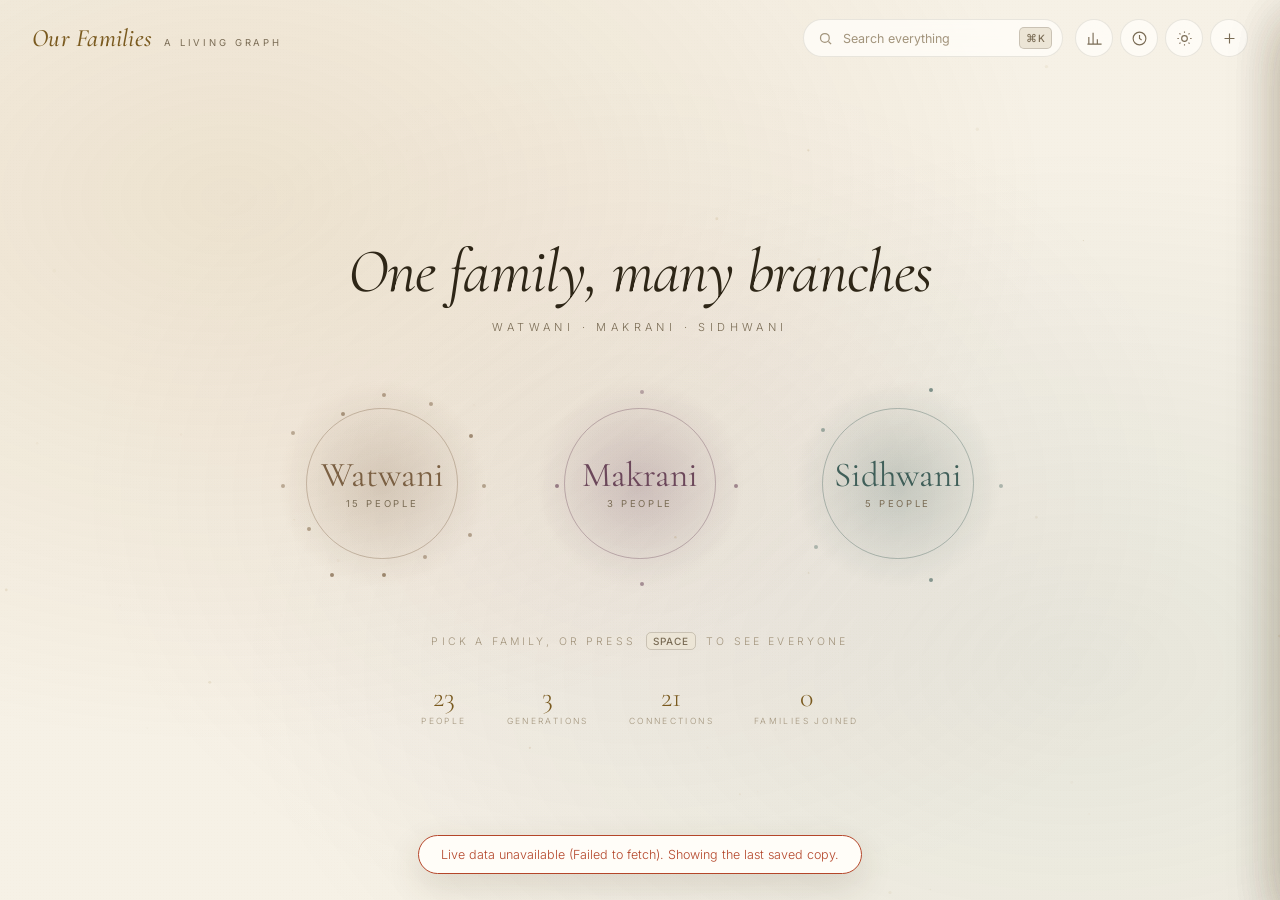
<file: index.html>
<!DOCTYPE html>
<html lang="en" data-theme="dark">
<head>
<meta charset="UTF-8">
<meta name="viewport" content="width=device-width, initial-scale=1.0, viewport-fit=cover">
<title>Our Families — A Living Graph</title>
<meta name="description" content="An interactive family tree. Explore generations, find how any two people are connected, and read the stories behind the names.">
<meta name="theme-color" content="#0a0e1a" media="(prefers-color-scheme: dark)">
<meta name="theme-color" content="#f6f1e6" media="(prefers-color-scheme: light)">

<meta property="og:type" content="website">
<meta property="og:title" content="Our Families — A Living Graph">
<meta property="og:description" content="An interactive family tree. Explore generations, find how any two people are connected, and read the stories behind the names.">
<meta name="twitter:card" content="summary_large_image">

<link rel="icon" href="data:image/svg+xml,<svg xmlns='http://www.w3.org/2000/svg' viewBox='0 0 100 100'><text y='.9em' font-size='90'>🌳</text></svg>">
<link rel="preconnect" href="https://fonts.googleapis.com">
<link rel="preconnect" href="https://fonts.gstatic.com" crossorigin>
<link href="https://fonts.googleapis.com/css2?family=Cormorant+Garamond:ital,wght@0,300;0,400;0,500;0,600;1,400;1,500&family=Inter:wght@300;400;500;600&display=swap" rel="stylesheet">

<link rel="stylesheet" href="assets/css/theme.css">
<link rel="stylesheet" href="assets/css/app.css">

<script src="config.js"></script>
<script>
  // Set the theme before first paint so there is no flash of the wrong colours.
  (function () {
    try {
      var saved = localStorage.getItem('ft-theme');
      var theme = saved || (window.matchMedia('(prefers-color-scheme: light)').matches ? 'light' : 'dark');
      document.documentElement.dataset.theme = theme;
    } catch (e) {}
  })();
</script>
</head>
<body>

<canvas id="particles" aria-hidden="true"></canvas>

<!-- ─────────────────────────── Top bar ─────────────────────────── -->
<header class="topbar">
  <button class="brand" id="brand" title="Back to the overview">
    <span class="mark" id="brandMark">Our Families</span>
    <span class="sub">a living graph</span>
  </button>

  <div class="top-actions">
    <button class="search-trigger" id="searchTrigger" aria-label="Search">
      <svg viewBox="0 0 24 24" fill="none" stroke="currentColor" stroke-width="2" aria-hidden="true">
        <circle cx="11" cy="11" r="7"/><path d="M21 21l-4.3-4.3"/>
      </svg>
      <span class="label">Search everything</span>
      <kbd class="hint"><span class="mod">⌘</span>K</kbd>
    </button>

    <div class="icon-row">
      <button class="icon-btn" id="statsBtn" title="Family statistics" aria-label="Family statistics">
        <svg viewBox="0 0 24 24" fill="none" stroke="currentColor" stroke-width="1.6" aria-hidden="true">
          <path d="M4 20V10M10 20V4M16 20v-7M22 20H2"/>
        </svg>
      </button>
      <button class="icon-btn" id="timelineBtn" title="Time travel (T)" aria-label="Time travel">
        <svg viewBox="0 0 24 24" fill="none" stroke="currentColor" stroke-width="1.6" aria-hidden="true">
          <circle cx="12" cy="12" r="9"/><path d="M12 7v5l3 2"/>
        </svg>
      </button>
      <button class="icon-btn" id="themeBtn" title="Switch theme" aria-label="Switch between dark and light">
        <svg class="ico-moon" viewBox="0 0 24 24" fill="none" stroke="currentColor" stroke-width="1.6" aria-hidden="true">
          <path d="M20 14.5A8.5 8.5 0 019.5 4a8.5 8.5 0 1010.5 10.5z"/>
        </svg>
        <svg class="ico-sun" viewBox="0 0 24 24" fill="none" stroke="currentColor" stroke-width="1.6" aria-hidden="true">
          <circle cx="12" cy="12" r="4"/><path d="M12 2v2M12 20v2M4.9 4.9l1.4 1.4M17.7 17.7l1.4 1.4M2 12h2M20 12h2M4.9 19.1l1.4-1.4M17.7 6.3l1.4-1.4"/>
        </svg>
      </button>
      <button class="icon-btn" id="adminBtn" title="Add &amp; edit" aria-label="Add and edit">
        <svg viewBox="0 0 24 24" fill="none" stroke="currentColor" stroke-width="1.6" aria-hidden="true">
          <path d="M12 5v14M5 12h14"/>
        </svg>
      </button>
    </div>
  </div>
</header>

<!-- ─────────────────────────── Overview ─────────────────────────── -->
<main class="galaxy" id="galaxy">
  <div class="galaxy-title">
    <h1 id="galaxyHeadline">One family, many branches</h1>
    <p class="deck" id="galaxyDeck">—</p>
  </div>

  <div class="galaxy-inner" id="galaxyInner" role="list"></div>

  <p class="galaxy-hint">
    <span class="on-pointer">Tap a family to explore</span>
    <span class="on-keyboard">Pick a family, or press <kbd>space</kbd> to see everyone</span>
  </p>

  <div class="galaxy-stats" id="galaxyStats"></div>
</main>

<!-- ─────────────────────────── Tree ─────────────────────────── -->
<section class="tree-view" id="treeView" aria-label="Family graph">
  <button class="tree-back" id="treeBack">
    <svg viewBox="0 0 24 24" fill="none" stroke="currentColor" stroke-width="2" aria-hidden="true"><path d="M15 18l-6-6 6-6"/></svg>
    <span>Overview</span>
  </button>

  <nav class="tree-toolbar" id="treeToolbar">
    <div class="tb-scroll" id="famFilters"></div>
    <div class="sep"></div>
    <button data-action="connect" id="connectBtn" title="Show how two people are related">Find path</button>
    <button data-action="layout" id="layoutToggle" title="Switch layout">By generation</button>
  </nav>

  <div class="banner connect-banner" id="connectBanner" role="status"></div>
  <div class="banner focus-banner" id="focusBanner" role="status">
    <span class="label">Centred on</span>
    <span class="who" id="focusWho">—</span>
    <button id="focusClear">Reset</button>
  </div>

  <div class="canvas-wrap" id="canvasWrap">
    <div class="canvas" id="canvas"></div>
  </div>

  <div class="empty-state" id="emptyState" hidden>
    <p class="es-title">Nothing to show here yet</p>
    <p class="es-sub" id="emptyStateSub"></p>
  </div>

  <div class="minimap" id="minimap" title="Click to jump">
    <canvas id="minimapCanvas" width="400" height="280"></canvas>
    <div class="minimap-viewport" id="minimapViewport"></div>
    <span class="minimap-label">map</span>
  </div>

  <div class="tree-zoom">
    <button id="zoomIn" title="Zoom in (+)" aria-label="Zoom in">+</button>
    <button id="zoomOut" title="Zoom out (−)" aria-label="Zoom out">−</button>
    <button class="fit" id="zoomFit" title="Fit to screen (F)">FIT</button>
  </div>

  <div class="timeline-scrubber" id="timelineScrubber">
    <div class="ts-head">
      <span class="ts-title">Time travel</span>
      <span class="ts-year" id="tsYear">—</span>
    </div>
    <div class="ts-bar">
      <div class="ts-track"></div>
      <div class="ts-fill" id="tsFill"></div>
      <div class="ts-thumb" id="tsThumb"></div>
      <input type="range" class="ts-input" id="tsInput" min="1900" max="2026" value="2026" aria-label="Year">
    </div>
    <div class="ts-events" id="tsEvents"></div>
    <div class="ts-legend" id="tsLegend"></div>
  </div>
</section>

<!-- ─────────────────────────── Drawers ─────────────────────────── -->
<div class="backdrop" id="backdrop"></div>

<aside class="drawer" id="panel" aria-label="Person details">
  <button class="drawer-close" data-close="panel" aria-label="Close">×</button>
  <div id="panelContent"></div>
</aside>

<aside class="drawer" id="statsPanel" aria-label="Family statistics">
  <button class="drawer-close" data-close="statsPanel" aria-label="Close">×</button>
  <div class="drawer-head">
    <h2>Family in numbers</h2>
    <p class="sub">the graph, summarised</p>
  </div>
  <div class="drawer-body" id="statsBody"></div>
</aside>

<aside class="drawer" id="adminPanel" aria-label="Add and edit">
  <button class="drawer-close" data-close="adminPanel" aria-label="Close">×</button>
  <div class="drawer-head">
    <h2 id="adminTitle">Add &amp; edit</h2>
    <p class="sub" id="adminSub">Keep the tree growing</p>
  </div>
  <div class="drawer-body" id="adminBody"></div>
</aside>

<!-- ─────────────────────────── Search palette ─────────────────────────── -->
<div class="palette-backdrop" id="paletteBackdrop"></div>
<div class="palette" id="palette" role="dialog" aria-label="Search" aria-modal="true">
  <div class="palette-input-wrap">
    <svg class="pi-icon" viewBox="0 0 24 24" fill="none" stroke="currentColor" stroke-width="2" aria-hidden="true">
      <circle cx="11" cy="11" r="7"/><path d="M21 21l-4.3-4.3"/>
    </svg>
    <input type="text" id="paletteInput" placeholder="Search people, places, years, stories…"
           autocomplete="off" spellcheck="false" aria-label="Search everything">
    <kbd class="pi-esc">esc</kbd>
  </div>
  <div class="palette-results" id="paletteResults"></div>
  <div class="palette-foot">
    <span><kbd>↑</kbd><kbd>↓</kbd> move</span>
    <span><kbd>↵</kbd> open</span>
    <span id="paletteCount"></span>
  </div>
</div>

<!-- ─────────────────────────── Modal (forms) ─────────────────────────── -->
<div class="modal-backdrop" id="modalBackdrop"></div>
<div class="modal" id="modal" role="dialog" aria-modal="true">
  <button class="drawer-close" id="modalClose" aria-label="Close">×</button>
  <div class="modal-head">
    <h2 id="modalTitle">—</h2>
    <p class="sub" id="modalSub"></p>
  </div>
  <div class="modal-body" id="modalBody"></div>
  <div class="modal-foot" id="modalFoot"></div>
</div>

<div class="toast" id="toast" role="status" aria-live="polite"></div>
<div class="boot-error" id="bootError" hidden></div>

<script type="module" src="assets/js/main.js"></script>
</body>
</html>
</file>
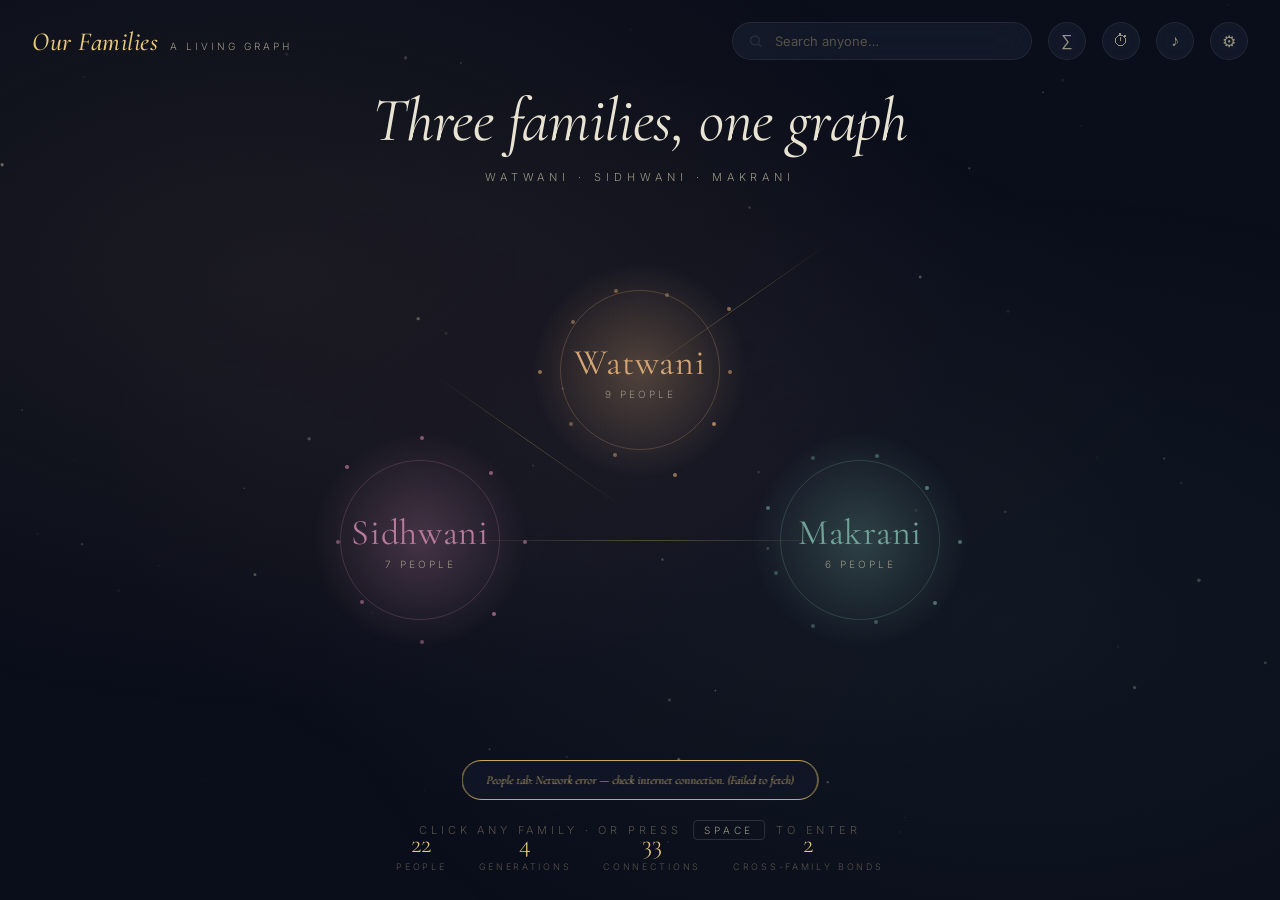
<file: legacy/family-tree.html>
<!DOCTYPE html>
<html lang="en">
<head>
<meta charset="UTF-8">
<meta name="viewport" content="width=device-width, initial-scale=1.0">
<title>Our Families — A Living Graph</title>
<link rel="preconnect" href="https://fonts.googleapis.com">
<link rel="preconnect" href="https://fonts.gstatic.com" crossorigin>
<link href="https://fonts.googleapis.com/css2?family=Cormorant+Garamond:ital,wght@0,300;0,400;0,500;0,600;1,400&family=Inter:wght@300;400;500;600&display=swap" rel="stylesheet">
<style>
  :root {
    --bg: #0a0e1a;
    --bg-2: #111726;
    --bg-3: #1a2236;
    --bg-4: #232b42;
    --ink: #e8e3d3;
    --ink-dim: #9a9583;
    --ink-low: #56524a;
    --gold: #c9a961;
    --gold-bright: #e8c97a;
    --gold-deep: #8a6f3a;
    --watwani: #d4a574;
    --watwani-dim: #8b6d4f;
    --watwani-glow: rgba(212, 165, 116, 0.4);
    --sidhwani: #b87a9c;
    --sidhwani-dim: #7a4f63;
    --sidhwani-glow: rgba(184, 122, 156, 0.4);
    --makrani: #6fa39a;
    --makrani-dim: #45685f;
    --makrani-glow: rgba(111, 163, 154, 0.4);
    --line: rgba(232, 227, 211, 0.08);
    --line-2: rgba(232, 227, 211, 0.15);
    --line-3: rgba(232, 227, 211, 0.25);
    --serif: 'Cormorant Garamond', Georgia, serif;
    --sans: 'Inter', -apple-system, sans-serif;
  }
  * { margin: 0; padding: 0; box-sizing: border-box; }
  html, body {
    height: 100%; overflow: hidden;
    background: var(--bg); color: var(--ink);
    font-family: var(--sans); font-weight: 300;
    -webkit-font-smoothing: antialiased;
  }
  body::before {
    content: ''; position: fixed; inset: 0; pointer-events: none; z-index: 0;
    background:
      radial-gradient(ellipse at 20% 30%, rgba(212, 165, 116, 0.08), transparent 50%),
      radial-gradient(ellipse at 80% 70%, rgba(111, 163, 154, 0.06), transparent 50%),
      radial-gradient(ellipse at 50% 50%, rgba(184, 122, 156, 0.05), transparent 60%);
  }
  body::after {
    content: ''; position: fixed; inset: 0; pointer-events: none; z-index: 1;
    background-image: radial-gradient(circle, rgba(232,227,211,0.4) 1px, transparent 1px);
    background-size: 3px 3px;
    opacity: 0.012;
  }

  #particles {
    position: fixed; inset: 0; pointer-events: none; z-index: 1;
  }

  /* ─── Top bar ─── */
  .topbar {
    position: fixed; top: 0; left: 0; right: 0; z-index: 100;
    padding: 22px 32px; display: flex; align-items: center; justify-content: space-between;
    pointer-events: none;
  }
  .topbar > * { pointer-events: auto; }
  .brand {
    display: flex; align-items: baseline; gap: 12px;
    font-family: var(--serif); font-style: italic;
    opacity: 0; animation: fadeIn 1.2s 0.3s forwards;
    cursor: pointer; user-select: none;
  }
  .brand .mark {
    font-size: 26px; font-weight: 500; letter-spacing: 0.02em; color: var(--gold-bright);
    transition: color 0.3s;
  }
  .brand:hover .mark { color: #fff; }
  .brand .sub {
    font-family: var(--sans); font-style: normal; font-size: 10px;
    letter-spacing: 0.3em; text-transform: uppercase; color: var(--ink-dim);
  }
  .top-actions { display: flex; align-items: center; gap: 16px; opacity: 0; animation: fadeIn 1.2s 0.6s forwards; }
  .icon-btn {
    width: 38px; height: 38px; border-radius: 50%;
    background: rgba(26, 34, 54, 0.5); backdrop-filter: blur(20px);
    border: 1px solid var(--line); color: var(--ink-dim);
    display: flex; align-items: center; justify-content: center;
    cursor: pointer; transition: all 0.25s;
    font-size: 16px;
  }
  .icon-btn:hover { color: var(--gold); border-color: var(--gold); transform: translateY(-1px); }
  .icon-btn.active { color: var(--gold); border-color: var(--gold); }

  .search-wrap {
    position: relative;
  }
  .search {
    width: 300px; background: rgba(26, 34, 54, 0.5); backdrop-filter: blur(20px);
    border: 1px solid var(--line); border-radius: 999px;
    padding: 10px 18px 10px 42px; color: var(--ink); font-family: var(--sans);
    font-size: 13px; outline: none; transition: all 0.3s;
  }
  .search:focus { border-color: var(--gold); background: rgba(26, 34, 54, 0.85); width: 360px; }
  .search::placeholder { color: var(--ink-low); }
  .search-icon {
    position: absolute; left: 16px; top: 50%; transform: translateY(-50%);
    width: 15px; height: 15px; opacity: 0.5; pointer-events: none;
  }
  .search-results {
    position: absolute; top: calc(100% + 8px); right: 0; width: 380px;
    background: rgba(17, 23, 38, 0.95); backdrop-filter: blur(20px);
    border: 1px solid var(--line-2); border-radius: 12px;
    max-height: 380px; overflow-y: auto; display: none;
    box-shadow: 0 16px 40px rgba(0,0,0,0.4);
  }
  .search-results.show { display: block; }
  .search-item {
    padding: 12px 18px; display: flex; align-items: center; gap: 12px;
    cursor: pointer; border-bottom: 1px solid var(--line);
    transition: background 0.2s;
  }
  .search-item:last-child { border-bottom: none; }
  .search-item:hover { background: var(--bg-3); }
  .search-item .avatar {
    width: 32px; height: 32px; border-radius: 50%; background: var(--bg-3);
    display: flex; align-items: center; justify-content: center;
    font-family: var(--serif); font-size: 14px; color: var(--gold);
  }
  .search-item.fam-watwani .avatar { color: var(--watwani); }
  .search-item.fam-sidhwani .avatar { color: var(--sidhwani); }
  .search-item.fam-makrani .avatar { color: var(--makrani); }
  .search-item .name { font-size: 13px; }
  .search-item .meta { font-size: 11px; color: var(--ink-dim); letter-spacing: 0.05em; }

  /* ─── Galaxy view ─── */
  .galaxy {
    position: absolute; inset: 0; display: flex; align-items: center; justify-content: center;
    z-index: 2; transition: opacity 0.7s, transform 0.7s;
  }
  .galaxy.hidden { opacity: 0; transform: scale(1.15); pointer-events: none; }
  .galaxy-inner {
    position: relative; width: 760px; height: 480px;
  }
  .cluster {
    position: absolute; width: 220px; height: 220px;
    display: flex; flex-direction: column; align-items: center; justify-content: center;
    border-radius: 50%; cursor: pointer; transition: transform 0.5s cubic-bezier(.2,.9,.3,1.4);
    opacity: 0;
  }
  .cluster::before {
    content: ''; position: absolute; inset: 0; border-radius: 50%;
    background: radial-gradient(circle at 50% 50%, var(--c-glow), transparent 70%);
    transition: opacity 0.4s;
  }
  .cluster::after {
    content: ''; position: absolute; inset: 30px; border-radius: 50%;
    border: 1px solid var(--c-edge);
    transition: all 0.5s;
  }
  .cluster:hover { transform: scale(1.08); }
  .cluster:hover::before { opacity: 1.5; }
  .cluster:hover::after { inset: 18px; border-color: var(--c-text); }
  .cluster .label {
    position: relative; z-index: 2; font-family: var(--serif);
    font-size: 36px; font-weight: 400; letter-spacing: 0.02em; color: var(--c-text);
    margin-bottom: 4px;
  }
  .cluster .count {
    position: relative; z-index: 2; font-size: 10px; letter-spacing: 0.3em;
    text-transform: uppercase; color: var(--ink-dim);
  }
  .cluster .orbit { position: absolute; inset: 0; pointer-events: none; }
  .cluster .orbit span {
    position: absolute; width: 4px; height: 4px; border-radius: 50%; background: var(--c-text);
    opacity: 0.5; animation: orbitFloat 8s ease-in-out infinite;
  }
  @keyframes orbitFloat {
    0%, 100% { transform: translate(0, 0); opacity: 0.5; }
    50% { transform: translate(2px, -2px); opacity: 0.8; }
  }
  .cluster.cl-watwani {
    --c-glow: rgba(212, 165, 116, 0.3); --c-edge: rgba(212, 165, 116, 0.25); --c-text: var(--watwani);
    top: 50px; left: 270px; animation: floatIn 1.4s 0.4s cubic-bezier(.2,.8,.2,1.4) forwards;
  }
  .cluster.cl-sidhwani {
    --c-glow: rgba(184, 122, 156, 0.3); --c-edge: rgba(184, 122, 156, 0.25); --c-text: var(--sidhwani);
    top: 220px; left: 50px; animation: floatIn 1.4s 0.6s cubic-bezier(.2,.8,.2,1.4) forwards;
  }
  .cluster.cl-makrani {
    --c-glow: rgba(111, 163, 154, 0.3); --c-edge: rgba(111, 163, 154, 0.25); --c-text: var(--makrani);
    top: 220px; left: 490px; animation: floatIn 1.4s 0.8s cubic-bezier(.2,.8,.2,1.4) forwards;
  }
  @keyframes floatIn {
    0% { opacity: 0; transform: scale(0.5) translateY(50px); }
    100% { opacity: 1; transform: scale(1) translateY(0); }
  }
  .cluster-line {
    position: absolute; height: 1px;
    background: linear-gradient(90deg, transparent, rgba(201, 169, 97, 0.35), transparent);
    transform-origin: 0 50%; opacity: 0;
    animation: lineGrow 1.6s 1.6s cubic-bezier(.2,.8,.2,1) forwards;
  }
  @keyframes lineGrow {
    0% { opacity: 0; transform-origin: 0 50%; clip-path: inset(0 100% 0 0); }
    100% { opacity: 1; clip-path: inset(0 0 0 0); }
  }

  .galaxy-title {
    position: absolute; top: 90px; left: 50%; transform: translateX(-50%);
    text-align: center; opacity: 0; animation: fadeUp 1.4s 0.2s forwards;
    z-index: 5; pointer-events: none;
  }
  .galaxy-title h1 {
    font-family: var(--serif); font-style: italic; font-weight: 400;
    font-size: 62px; letter-spacing: -0.01em; color: var(--ink);
    line-height: 1;
  }
  .galaxy-title .deck {
    font-size: 11px; letter-spacing: 0.45em; text-transform: uppercase;
    color: var(--ink-dim); margin-top: 18px;
  }
  @keyframes fadeUp {
    from { opacity: 0; transform: translateX(-50%) translateY(20px); }
    to { opacity: 1; transform: translateX(-50%) translateY(0); }
  }
  .galaxy-hint {
    position: absolute; bottom: 60px; left: 50%; transform: translateX(-50%);
    font-size: 11px; letter-spacing: 0.35em; text-transform: uppercase;
    color: var(--ink-low); opacity: 0; animation: fadeIn 1.4s 1.6s forwards;
    z-index: 5; text-align: center;
  }
  .galaxy-hint .key {
    display: inline-block; padding: 3px 10px; margin: 0 4px;
    border: 1px solid var(--line-2); border-radius: 4px;
    font-size: 10px; color: var(--ink-dim);
  }
  .galaxy-stats {
    position: absolute; bottom: 28px; left: 50%; transform: translateX(-50%);
    display: flex; gap: 32px; opacity: 0; animation: fadeIn 1.4s 1.8s forwards;
    z-index: 5;
  }
  .galaxy-stats .stat { text-align: center; }
  .galaxy-stats .num {
    font-family: var(--serif); font-size: 26px; color: var(--gold-bright);
    line-height: 1;
  }
  .galaxy-stats .lab {
    font-size: 9px; letter-spacing: 0.3em; text-transform: uppercase;
    color: var(--ink-low); margin-top: 4px;
  }

  /* ─── Tree view ─── */
  .tree-view {
    position: absolute; inset: 0; z-index: 2; opacity: 0; pointer-events: none;
    transition: opacity 0.6s;
  }
  .tree-view.active { opacity: 1; pointer-events: auto; }

  .tree-toolbar {
    position: fixed; top: 88px; left: 50%; transform: translateX(-50%);
    display: flex; gap: 4px; padding: 5px;
    background: rgba(17, 23, 38, 0.65); backdrop-filter: blur(20px);
    border: 1px solid var(--line); border-radius: 999px;
    z-index: 50;
  }
  .tree-toolbar button {
    background: transparent; border: none; color: var(--ink-dim);
    font-family: var(--sans); font-size: 10px; letter-spacing: 0.22em; text-transform: uppercase;
    padding: 8px 16px; border-radius: 999px; cursor: pointer; transition: all 0.25s;
  }
  .tree-toolbar button:hover { color: var(--ink); }
  .tree-toolbar button.active {
    background: var(--gold); color: var(--bg);
  }
  .tree-toolbar .sep {
    width: 1px; background: var(--line); margin: 4px 4px;
  }
  .tree-back {
    position: fixed; top: 88px; left: 32px;
    background: rgba(17, 23, 38, 0.65); backdrop-filter: blur(20px);
    border: 1px solid var(--line); color: var(--ink-dim);
    font-family: var(--sans); font-size: 10px; letter-spacing: 0.22em; text-transform: uppercase;
    padding: 9px 16px 9px 13px; border-radius: 999px; cursor: pointer;
    display: flex; align-items: center; gap: 8px; transition: all 0.25s;
    z-index: 50;
  }
  .tree-back:hover { color: var(--ink); border-color: var(--line-2); }

  .tree-zoom {
    position: fixed; bottom: 32px; right: 32px;
    display: flex; flex-direction: column; gap: 6px;
    z-index: 50;
  }
  .tree-zoom button {
    width: 38px; height: 38px;
    background: rgba(17, 23, 38, 0.65); backdrop-filter: blur(20px);
    border: 1px solid var(--line); color: var(--ink-dim);
    border-radius: 50%; cursor: pointer;
    font-size: 16px; line-height: 1;
    display: flex; align-items: center; justify-content: center;
    transition: all 0.25s;
  }
  .tree-zoom button:hover { color: var(--gold); border-color: var(--gold); }
  .tree-zoom button.fit { font-size: 9px; letter-spacing: 0.15em; }

  /* Mini-map */
  .minimap {
    position: fixed; bottom: 32px; left: 32px;
    width: 200px; height: 140px;
    background: rgba(17, 23, 38, 0.85); backdrop-filter: blur(20px);
    border: 1px solid var(--line); border-radius: 12px;
    overflow: hidden; z-index: 50; cursor: pointer;
    transition: opacity 0.3s;
  }
  .minimap canvas { width: 100%; height: 100%; display: block; }
  .minimap-viewport {
    position: absolute; border: 1.5px solid var(--gold);
    background: rgba(201, 169, 97, 0.08); pointer-events: none;
    border-radius: 2px;
  }
  .minimap-label {
    position: absolute; top: 6px; left: 8px;
    font-size: 9px; letter-spacing: 0.25em; text-transform: uppercase;
    color: var(--ink-dim);
  }

  .canvas-wrap {
    position: absolute; inset: 0; cursor: grab;
    overflow: hidden;
  }
  .canvas-wrap:active { cursor: grabbing; }
  .canvas {
    position: absolute; top: 0; left: 0;
    transform-origin: 0 0;
    transition: transform 0.7s cubic-bezier(.2,.8,.2,1);
    width: 1px; height: 1px;
  }
  .canvas.dragging, .canvas.notransition { transition: none; }

  .edge {
    position: absolute; height: 1px; transform-origin: 0 50%;
    background: linear-gradient(90deg, transparent, var(--line-3) 20%, var(--line-3) 80%, transparent);
    pointer-events: none; opacity: 0;
    animation: edgeIn 0.8s forwards;
  }
  .edge.marriage {
    background: repeating-linear-gradient(90deg, var(--gold) 0 6px, transparent 6px 12px);
    height: 1.5px;
    animation: edgeIn 0.8s 0.3s forwards;
  }
  .edge.cross {
    height: 2px;
  }
  .edge.highlight {
    background: linear-gradient(90deg, transparent, var(--gold-bright), transparent) !important;
    height: 2.5px !important; opacity: 1 !important;
    box-shadow: 0 0 16px rgba(232, 201, 122, 0.7);
    z-index: 10;
  }
  .edge.dim { opacity: 0.06 !important; }
  @keyframes edgeIn { to { opacity: 1; } }

  .node {
    position: absolute; width: 144px; transform: translate(-50%, -50%);
    cursor: pointer; opacity: 0;
    animation: nodeIn 0.6s forwards;
    transition: filter 0.3s;
  }
  @keyframes nodeIn {
    from { opacity: 0; transform: translate(-50%, -50%) scale(0.6); }
    to { opacity: 1; transform: translate(-50%, -50%) scale(1); }
  }
  .node-card {
    background: var(--bg-2);
    border: 1px solid var(--node-border, var(--line-2));
    border-radius: 12px;
    padding: 14px 12px 12px;
    text-align: center;
    transition: all 0.3s cubic-bezier(.2,.8,.2,1.4);
    position: relative;
  }
  .node:hover .node-card {
    transform: translateY(-4px) scale(1.05);
    border-color: var(--node-glow, var(--gold));
    box-shadow:
      0 0 0 1px var(--node-glow, var(--gold)),
      0 14px 50px rgba(0,0,0,0.55),
      0 0 70px var(--node-glow-soft, rgba(201, 169, 97, 0.18));
  }
  .node.dim { filter: opacity(0.18) saturate(0.4); }
  .node.highlight .node-card {
    border-color: var(--gold-bright);
    box-shadow:
      0 0 0 1.5px var(--gold-bright),
      0 0 40px rgba(232, 201, 122, 0.4);
  }
  .node.focused .node-card {
    border-color: var(--gold);
    background: linear-gradient(180deg, var(--bg-2), rgba(201, 169, 97, 0.08));
  }
  .node.focused .node-card .photo {
    background: rgba(201, 169, 97, 0.15);
    border-color: var(--gold);
    color: var(--gold-bright);
  }
  .node.focused::before {
    content: ''; position: absolute; inset: -20px;
    border-radius: 50%;
    border: 1px solid rgba(201, 169, 97, 0.25);
    pointer-events: none;
    animation: focusPulse 2.6s ease-in-out infinite;
  }
  .node.focused::after {
    content: ''; position: absolute; inset: -40px;
    border-radius: 50%;
    border: 1px solid rgba(201, 169, 97, 0.12);
    pointer-events: none;
    animation: focusPulse 2.6s ease-in-out infinite 0.3s;
  }
  @keyframes focusPulse {
    0%, 100% { opacity: 0.5; transform: scale(0.95); }
    50% { opacity: 1; transform: scale(1.05); }
  }
  .node-card .photo {
    width: 56px; height: 56px; border-radius: 50%; margin: 0 auto 8px;
    background: var(--bg-3);
    display: flex; align-items: center; justify-content: center;
    font-family: var(--serif); font-size: 22px; font-weight: 400;
    color: var(--node-text, var(--ink));
    border: 1px solid var(--node-border, var(--line-2));
    transition: all 0.3s;
  }
  .node-card .name {
    font-family: var(--serif); font-size: 17px; line-height: 1.15;
    color: var(--ink); margin-bottom: 3px;
  }
  .node-card .role {
    font-size: 9px; letter-spacing: 0.22em; text-transform: uppercase;
    color: var(--ink-dim);
  }
  .node-card .age {
    font-size: 10px; color: var(--ink-low); margin-top: 4px;
    font-family: var(--serif); font-style: italic;
  }
  .node-card .deceased-dot {
    position: absolute; top: 8px; right: 8px;
    width: 5px; height: 5px; border-radius: 50%;
    background: var(--ink-low);
  }
  .node-card .gender-dot {
    position: absolute; top: 8px; left: 8px;
    width: 14px; height: 14px; border-radius: 50%;
    display: flex; align-items: center; justify-content: center;
    font-family: var(--sans); font-size: 9px; font-weight: 500;
    color: var(--bg);
    line-height: 1;
  }
  .node-card .gender-dot.male {
    background: rgba(135, 165, 200, 0.8);
  }
  .node-card .gender-dot.female {
    background: rgba(200, 145, 175, 0.8);
  }
  .node-card .gender-dot.missing {
    background: transparent;
    border: 1px dashed var(--ink-low);
    color: var(--ink-low);
  }
  .node.fam-watwani { --node-border: rgba(212, 165, 116, 0.3); --node-glow: var(--watwani); --node-text: var(--watwani); --node-glow-soft: rgba(212, 165, 116, 0.18); }
  .node.fam-sidhwani { --node-border: rgba(184, 122, 156, 0.3); --node-glow: var(--sidhwani); --node-text: var(--sidhwani); --node-glow-soft: rgba(184, 122, 156, 0.18); }
  .node.fam-makrani { --node-border: rgba(111, 163, 154, 0.3); --node-glow: var(--makrani); --node-text: var(--makrani); --node-glow-soft: rgba(111, 163, 154, 0.18); }

  /* Hover ripple */
  .ripple {
    position: absolute; pointer-events: none;
    width: 200px; height: 200px;
    border-radius: 50%;
    border: 1px solid var(--gold);
    opacity: 0;
    transform: translate(-50%, -50%) scale(0.5);
    animation: rippleOut 1.2s ease-out forwards;
  }
  @keyframes rippleOut {
    0% { opacity: 0.6; transform: translate(-50%, -50%) scale(0.5); }
    100% { opacity: 0; transform: translate(-50%, -50%) scale(2.2); }
  }

  /* ─── Person panel ─── */
  .panel-backdrop {
    position: fixed; inset: 0; background: rgba(10, 14, 26, 0.65); backdrop-filter: blur(8px);
    z-index: 200; opacity: 0; pointer-events: none; transition: opacity 0.4s;
  }
  .panel-backdrop.show { opacity: 1; pointer-events: auto; }
  .panel {
    position: fixed; top: 0; right: 0; bottom: 0; width: 460px;
    background: var(--bg-2); border-left: 1px solid var(--line-2);
    z-index: 201; transform: translateX(100%); transition: transform 0.55s cubic-bezier(.2,.85,.2,1);
    overflow-y: auto;
  }
  .panel.show { transform: translateX(0); }
  .panel-close {
    position: absolute; top: 20px; right: 20px;
    width: 36px; height: 36px; border-radius: 50%;
    background: transparent; border: 1px solid var(--line-2); color: var(--ink-dim);
    cursor: pointer; transition: all 0.2s; display: flex; align-items: center; justify-content: center;
    font-size: 18px; z-index: 5;
  }
  .panel-close:hover { color: var(--ink); border-color: var(--ink-dim); transform: rotate(90deg); }
  .panel-head {
    padding: 60px 36px 28px; text-align: center;
    border-bottom: 1px solid var(--line);
    position: relative;
  }
  .panel-head::before {
    content: ''; position: absolute; inset: 0;
    background: radial-gradient(circle at 50% 30%, var(--panel-bg, rgba(201, 169, 97, 0.06)), transparent 70%);
    pointer-events: none;
  }
  .panel-photo {
    width: 116px; height: 116px; border-radius: 50%; margin: 0 auto 16px;
    background: var(--bg-3); border: 1px solid var(--panel-border, var(--line-2));
    display: flex; align-items: center; justify-content: center;
    font-family: var(--serif); font-size: 46px; color: var(--panel-color, var(--gold));
    position: relative; z-index: 2;
  }
  .panel-name {
    font-family: var(--serif); font-size: 34px; font-weight: 400; color: var(--ink);
    margin-bottom: 6px; line-height: 1.1;
    position: relative; z-index: 2;
  }
  .panel-maiden {
    font-family: var(--serif); font-style: italic; font-size: 15px;
    color: var(--ink-dim); margin-bottom: 8px;
    position: relative; z-index: 2;
  }
  .panel-meta {
    font-size: 10px; letter-spacing: 0.3em; text-transform: uppercase;
    color: var(--ink-dim);
    position: relative; z-index: 2;
  }
  .panel-fam-tag {
    display: inline-block; margin-top: 16px; padding: 5px 14px;
    background: var(--panel-bg, rgba(201, 169, 97, 0.1));
    border: 1px solid var(--panel-border, rgba(201, 169, 97, 0.25));
    border-radius: 999px;
    font-size: 9px; letter-spacing: 0.28em; text-transform: uppercase;
    color: var(--panel-color, var(--gold));
    position: relative; z-index: 2;
  }
  .panel-section {
    padding: 26px 36px; border-bottom: 1px solid var(--line);
  }
  .panel-section h3 {
    font-family: var(--sans); font-size: 9px; letter-spacing: 0.35em;
    text-transform: uppercase; color: var(--ink-dim); margin-bottom: 16px;
    font-weight: 500;
  }
  .panel-bio {
    font-family: var(--serif); font-size: 18px; font-style: italic;
    line-height: 1.55; color: var(--ink); font-weight: 300;
  }
  .panel-stat-grid {
    display: grid; grid-template-columns: 1fr 1fr; gap: 18px;
  }
  .panel-stat-label {
    font-size: 9px; letter-spacing: 0.22em; text-transform: uppercase; color: var(--ink-dim);
    margin-bottom: 5px;
  }
  .panel-stat-value {
    font-family: var(--serif); font-size: 19px; color: var(--ink);
  }
  .panel-timeline-item {
    display: flex; gap: 16px; padding: 14px 0;
    border-bottom: 1px solid var(--line);
    position: relative;
  }
  .panel-timeline-item:last-child { border-bottom: none; }
  .panel-timeline-item::before {
    content: ''; position: absolute; left: -8px; top: 22px;
    width: 5px; height: 5px; border-radius: 50%;
    background: var(--gold);
  }
  .panel-timeline-year {
    font-family: var(--serif); font-size: 24px; color: var(--gold);
    min-width: 64px; line-height: 1;
  }
  .panel-timeline-content { flex: 1; }
  .panel-timeline-title { font-size: 13px; color: var(--ink); margin-bottom: 4px; font-weight: 500; }
  .panel-timeline-desc { font-size: 12px; color: var(--ink-dim); line-height: 1.55; }

  .panel-connections { display: flex; flex-direction: column; gap: 6px; }

  .kinship-list { display: flex; flex-direction: column; gap: 18px; }
  .kin-group {  }
  .kin-label {
    font-family: var(--serif); font-style: italic; font-size: 14px;
    color: var(--ink-dim); margin-bottom: 8px;
  }
  .kin-people {
    display: flex; flex-wrap: wrap; gap: 6px;
  }
  .kin-person {
    display: flex; align-items: center; gap: 8px;
    padding: 7px 12px 7px 7px;
    background: var(--bg-3); border-radius: 999px;
    cursor: pointer; transition: all 0.2s;
    border: 1px solid transparent;
  }
  .kin-person:hover {
    background: var(--bg);
    border-color: var(--line-2);
    transform: translateY(-1px);
  }
  .kin-avatar {
    width: 26px; height: 26px; border-radius: 50%; background: var(--bg-2);
    display: flex; align-items: center; justify-content: center;
    font-family: var(--serif); font-size: 12px;
    flex-shrink: 0;
  }
  .kin-person.fam-watwani .kin-avatar { color: var(--watwani); }
  .kin-person.fam-sidhwani .kin-avatar { color: var(--sidhwani); }
  .kin-person.fam-makrani .kin-avatar { color: var(--makrani); }
  .kin-name { font-size: 12px; color: var(--ink); }
  .panel-connection {
    display: flex; align-items: center; gap: 12px; padding: 10px 12px;
    background: var(--bg-3); border-radius: 8px; cursor: pointer;
    transition: all 0.2s;
    border: 1px solid transparent;
  }
  .panel-connection:hover { background: var(--bg); transform: translateX(4px); border-color: var(--line-2); }
  .panel-connection .pc-avatar {
    width: 32px; height: 32px; border-radius: 50%; background: var(--bg-2);
    display: flex; align-items: center; justify-content: center;
    font-family: var(--serif); font-size: 14px;
  }
  .panel-connection.fam-watwani .pc-avatar { color: var(--watwani); }
  .panel-connection.fam-sidhwani .pc-avatar { color: var(--sidhwani); }
  .panel-connection.fam-makrani .pc-avatar { color: var(--makrani); }
  .panel-connection .pc-info { flex: 1; }
  .panel-connection .pc-name { font-size: 13px; color: var(--ink); }
  .panel-connection .pc-rel { font-size: 11px; color: var(--ink-dim); }

  .panel-actions {
    display: flex; gap: 8px; padding: 24px 36px;
    border-bottom: 1px solid var(--line);
  }
  .panel-action-btn {
    flex: 1; background: rgba(201, 169, 97, 0.08); border: 1px solid var(--gold);
    color: var(--gold-bright); padding: 11px;
    font-family: var(--sans); font-size: 10px; letter-spacing: 0.22em; text-transform: uppercase;
    border-radius: 8px;
    cursor: pointer; transition: all 0.2s;
  }
  .panel-action-btn:hover { background: rgba(201, 169, 97, 0.18); }
  .panel-action-btn.secondary {
    background: transparent; border-color: var(--line-2); color: var(--ink-dim);
  }
  .panel-action-btn.secondary:hover { color: var(--ink); border-color: var(--ink-dim); }

  /* ─── Banners ─── */
  .connect-mode-banner, .focus-banner {
    position: fixed; top: 148px; left: 50%; transform: translateX(-50%);
    background: rgba(17, 23, 38, 0.85); backdrop-filter: blur(20px);
    border: 1px solid var(--gold); border-radius: 999px;
    z-index: 60; display: none;
    align-items: center; gap: 14px;
    opacity: 0; transition: opacity 0.4s;
  }
  .connect-mode-banner {
    padding: 10px 20px; font-size: 11px; color: var(--gold-bright);
    letter-spacing: 0.2em; text-transform: uppercase;
  }
  .connect-mode-banner.show, .focus-banner.show {
    display: flex; opacity: 1;
  }
  .focus-banner { padding: 7px 8px 7px 18px; }
  .focus-banner .label {
    font-size: 10px; letter-spacing: 0.25em; text-transform: uppercase; color: var(--ink-dim);
  }
  .focus-banner .who {
    font-family: var(--serif); font-size: 17px; color: var(--gold-bright);
  }
  .focus-banner button {
    background: transparent; border: 1px solid var(--line-2); color: var(--ink-dim);
    border-radius: 999px; padding: 6px 12px; font-size: 9px;
    letter-spacing: 0.22em; text-transform: uppercase; cursor: pointer;
    font-family: var(--sans); transition: all 0.2s;
  }
  .focus-banner button:hover { color: var(--ink); border-color: var(--gold); }

  /* ─── Timeline scrubber ─── */
  .timeline-scrubber {
    position: fixed; bottom: 32px; left: 50%; transform: translateX(-50%);
    width: 480px;
    background: rgba(17, 23, 38, 0.85); backdrop-filter: blur(20px);
    border: 1px solid var(--line); border-radius: 14px;
    padding: 16px 20px; z-index: 50;
    display: none;
  }
  .timeline-scrubber.show { display: block; animation: fadeUp2 0.4s forwards; }
  @keyframes fadeUp2 {
    from { opacity: 0; transform: translateX(-50%) translateY(10px); }
    to { opacity: 1; transform: translateX(-50%) translateY(0); }
  }
  .ts-head {
    display: flex; justify-content: space-between; align-items: center;
    margin-bottom: 12px;
  }
  .ts-title { font-size: 9px; letter-spacing: 0.3em; text-transform: uppercase; color: var(--ink-dim); }
  .ts-year {
    font-family: var(--serif); font-size: 28px; color: var(--gold-bright); line-height: 1;
  }
  .ts-bar {
    position: relative; height: 24px;
  }
  .ts-track {
    position: absolute; top: 11px; left: 0; right: 0; height: 2px;
    background: var(--line-2); border-radius: 1px;
  }
  .ts-fill {
    position: absolute; top: 11px; left: 0; height: 2px;
    background: var(--gold); border-radius: 1px;
    transition: width 0.2s;
  }
  .ts-input {
    position: absolute; inset: 0; width: 100%; opacity: 0; cursor: pointer; z-index: 3;
  }
  .ts-thumb {
    position: absolute; top: 50%; transform: translate(-50%, -50%);
    width: 16px; height: 16px; border-radius: 50%;
    background: var(--gold); border: 2px solid var(--bg);
    pointer-events: none; transition: left 0.2s;
  }
  .ts-events {
    position: relative; height: 14px; margin-top: 6px;
  }
  .ts-event-dot {
    position: absolute; top: 4px; width: 6px; height: 6px; border-radius: 50%;
    background: var(--ink-low);
    transform: translateX(-50%);
  }
  .ts-event-dot.active { background: var(--gold-bright); }
  .ts-legend {
    display: flex; justify-content: space-between; margin-top: 4px;
    font-size: 10px; color: var(--ink-low);
    font-family: var(--serif);
  }

  /* ─── Stats overlay ─── */
  .stats-panel {
    position: fixed; top: 0; right: 0; bottom: 0; width: 420px;
    background: var(--bg-2); border-left: 1px solid var(--line-2);
    z-index: 199; transform: translateX(100%); transition: transform 0.5s cubic-bezier(.2,.85,.2,1);
    overflow-y: auto;
  }
  .stats-panel.show { transform: translateX(0); }
  .stats-head {
    padding: 60px 32px 24px;
    border-bottom: 1px solid var(--line);
  }
  .stats-head h2 {
    font-family: var(--serif); font-size: 30px; font-weight: 400;
    color: var(--ink); margin-bottom: 6px;
  }
  .stats-head .sub {
    font-size: 10px; letter-spacing: 0.3em; text-transform: uppercase; color: var(--ink-dim);
  }
  .stats-body { padding: 24px 32px; }
  .stat-card {
    padding: 18px 0; border-bottom: 1px solid var(--line);
  }
  .stat-card:last-child { border-bottom: none; }
  .stat-card .h {
    font-size: 9px; letter-spacing: 0.3em; text-transform: uppercase; color: var(--ink-dim);
    margin-bottom: 10px;
  }
  .stat-big {
    font-family: var(--serif); font-size: 38px; color: var(--gold-bright); line-height: 1;
  }
  .stat-bars { display: flex; flex-direction: column; gap: 8px; margin-top: 10px; }
  .stat-bar { display: flex; align-items: center; gap: 10px; font-size: 12px; }
  .stat-bar .lbl { width: 80px; color: var(--ink); }
  .stat-bar .bar-bg {
    flex: 1; height: 8px; background: var(--bg-3); border-radius: 4px; overflow: hidden;
  }
  .stat-bar .bar-fill { height: 100%; border-radius: 4px; transition: width 0.8s cubic-bezier(.2,.8,.2,1); }
  .stat-bar.fam-watwani .bar-fill { background: var(--watwani); }
  .stat-bar.fam-sidhwani .bar-fill { background: var(--sidhwani); }
  .stat-bar.fam-makrani .bar-fill { background: var(--makrani); }
  .stat-bar .num { width: 24px; text-align: right; color: var(--ink-dim); font-family: var(--serif); }

  .month-heatmap {
    display: grid; grid-template-columns: repeat(12, 1fr); gap: 3px;
    margin-top: 12px;
  }
  .month-cell {
    aspect-ratio: 1; border-radius: 3px;
    background: var(--bg-3); position: relative;
    display: flex; align-items: center; justify-content: center;
    font-size: 9px; color: var(--ink-low);
    transition: all 0.2s;
  }
  .month-cell[data-count]:not([data-count="0"]) {
    color: var(--bg);
  }
  .month-labels {
    display: grid; grid-template-columns: repeat(12, 1fr); gap: 3px;
    margin-top: 4px;
    font-size: 8px; color: var(--ink-low); letter-spacing: 0.1em; text-transform: uppercase;
    text-align: center;
  }

  .data-health { background: rgba(212, 165, 116, 0.04); margin: 0 -16px; padding: 18px 16px; border-radius: 10px; }
  .dh-row { display: flex; gap: 12px; margin-top: 14px; }
  .dh-row:first-child { margin-top: 0; }
  .dh-icon {
    flex-shrink: 0; width: 22px; height: 22px; border-radius: 50%;
    background: rgba(212, 165, 116, 0.18); color: var(--gold-bright);
    display: flex; align-items: center; justify-content: center;
    font-family: var(--serif); font-size: 14px; font-weight: 500;
  }
  .dh-content { flex: 1; min-width: 0; }
  .dh-title {
    font-size: 13px; color: var(--ink); font-weight: 500; line-height: 1.4;
    margin-bottom: 3px;
  }
  .dh-sub {
    font-size: 11px; color: var(--ink-dim); line-height: 1.55;
    margin-bottom: 8px;
  }
  .dh-names {
    display: flex; flex-wrap: wrap; gap: 4px;
  }
  .dh-name {
    background: var(--bg-3); padding: 4px 10px; border-radius: 999px;
    font-size: 11px; color: var(--ink); cursor: pointer;
    border: 1px solid transparent; transition: all 0.2s;
  }
  .dh-name:hover { border-color: var(--gold); color: var(--gold-bright); }
  .dh-more { font-size: 11px; color: var(--ink-dim); padding: 4px 6px; font-style: italic; font-family: var(--serif); }
  .data-health-clean { background: rgba(111, 163, 154, 0.06); margin: 0 -16px; padding: 18px 16px; border-radius: 10px; }

  /* ─── Toast notifications ─── */
  .toast {
    position: fixed; bottom: 100px; left: 50%; transform: translateX(-50%) translateY(20px);
    background: rgba(17, 23, 38, 0.95); backdrop-filter: blur(20px);
    border: 1px solid var(--gold); border-radius: 999px;
    padding: 12px 24px; font-size: 12px; color: var(--gold-bright);
    z-index: 300; opacity: 0;
    transition: all 0.4s cubic-bezier(.2,.8,.2,1.4);
    font-family: var(--serif); font-style: italic;
  }
  .toast.show { opacity: 1; transform: translateX(-50%) translateY(0); }

  /* ─── Settings dialog ─── */
  .settings-backdrop {
    position: fixed; inset: 0; background: rgba(10, 14, 26, 0.7); backdrop-filter: blur(8px);
    z-index: 250; opacity: 0; pointer-events: none; transition: opacity 0.4s;
  }
  .settings-backdrop.show { opacity: 1; pointer-events: auto; }
  .settings-dialog {
    position: fixed; top: 50%; left: 50%; transform: translate(-50%, -45%);
    width: 480px; max-width: calc(100vw - 32px); max-height: 90vh;
    background: var(--bg-2); border: 1px solid var(--line-2); border-radius: 16px;
    z-index: 251; opacity: 0; pointer-events: none; transition: all 0.4s cubic-bezier(.2,.85,.2,1.4);
    overflow-y: auto;
  }
  .settings-dialog.show { opacity: 1; pointer-events: auto; transform: translate(-50%, -50%); }
  .settings-head { padding: 38px 36px 24px; border-bottom: 1px solid var(--line); }
  .settings-head h2 {
    font-family: var(--serif); font-size: 26px; font-weight: 400;
    color: var(--ink); margin-bottom: 4px;
  }
  .settings-head .sub {
    font-size: 11px; letter-spacing: 0.2em; text-transform: uppercase; color: var(--ink-dim);
  }
  .settings-body { padding: 24px 36px 30px; }
  .settings-field { margin-bottom: 16px; }
  .settings-field label {
    display: block; font-size: 10px; letter-spacing: 0.25em; text-transform: uppercase;
    color: var(--ink-dim); margin-bottom: 7px;
  }
  .settings-field input {
    width: 100%; background: var(--bg-3); border: 1px solid var(--line);
    border-radius: 8px; padding: 11px 14px; color: var(--ink);
    font-family: var(--sans); font-size: 13px; outline: none;
    transition: border-color 0.2s;
  }
  .settings-field input:focus { border-color: var(--gold); }
  .settings-hint {
    font-size: 11px; color: var(--ink-low); margin-top: 6px; line-height: 1.5;
  }
  .settings-hint code {
    background: var(--bg-3); padding: 1px 6px; border-radius: 4px;
    font-family: ui-monospace, monospace; font-size: 10px; color: var(--ink-dim);
  }
  .settings-hint code strong { color: var(--gold-bright); font-weight: 400; }
  .settings-note {
    background: rgba(201, 169, 97, 0.06); border-left: 2px solid var(--gold);
    padding: 10px 14px; margin: 18px 0;
    font-size: 12px; color: var(--ink); line-height: 1.55;
  }
  .settings-note strong { color: var(--gold-bright); font-weight: 500; }
  .settings-note em { font-family: var(--serif); font-style: italic; color: var(--ink); }
  .settings-actions {
    display: flex; gap: 8px; margin-top: 20px;
  }
  .settings-btn {
    flex: 1; background: transparent; border: 1px solid var(--line-2);
    color: var(--ink-dim); padding: 11px;
    font-family: var(--sans); font-size: 10px; letter-spacing: 0.22em; text-transform: uppercase;
    border-radius: 8px; cursor: pointer; transition: all 0.2s;
  }
  .settings-btn:hover { color: var(--ink); border-color: var(--ink-dim); }
  .settings-btn.primary {
    background: rgba(201, 169, 97, 0.1); border-color: var(--gold); color: var(--gold-bright);
  }
  .settings-btn.primary:hover { background: rgba(201, 169, 97, 0.2); }
  .settings-current {
    margin-top: 16px; padding-top: 14px; border-top: 1px solid var(--line);
    font-size: 11px; color: var(--ink-dim); font-family: var(--serif); font-style: italic;
  }
  .settings-test-result {
    margin-top: 14px; padding: 12px 14px;
    border-radius: 8px; font-size: 12px; line-height: 1.55;
    display: none;
  }
  .settings-test-result.show { display: block; }
  .settings-test-result.ok {
    background: rgba(111, 163, 154, 0.1); border: 1px solid rgba(111, 163, 154, 0.4);
    color: #9bc5b9;
  }
  .settings-test-result.bad {
    background: rgba(216, 90, 48, 0.08); border: 1px solid rgba(216, 90, 48, 0.35);
    color: #e89977;
  }
  .settings-test-result strong { font-weight: 500; }
  .settings-test-result .check-line { display: flex; align-items: flex-start; gap: 8px; margin-top: 6px; }
  .settings-test-result .check-line:first-of-type { margin-top: 0; }
  .settings-test-result .mark { flex-shrink: 0; width: 16px; }

  @keyframes fadeIn { to { opacity: 1; } }

  ::-webkit-scrollbar { width: 6px; }
  ::-webkit-scrollbar-track { background: transparent; }
  ::-webkit-scrollbar-thumb { background: var(--line-2); border-radius: 3px; }
  ::-webkit-scrollbar-thumb:hover { background: var(--ink-low); }
</style>
</head>
<body>

<canvas id="particles"></canvas>

<div class="topbar">
  <div class="brand" id="brand">
    <span class="mark">Our Families</span>
    <span class="sub">a living graph</span>
  </div>
  <div class="top-actions">
    <div class="search-wrap">
      <svg class="search-icon" viewBox="0 0 24 24" fill="none" stroke="currentColor" stroke-width="2">
        <circle cx="11" cy="11" r="7"/><path d="M21 21l-4.3-4.3"/>
      </svg>
      <input type="text" class="search" id="search" placeholder="Search anyone…" autocomplete="off">
      <div class="search-results" id="searchResults"></div>
    </div>
    <button class="icon-btn" id="statsBtn" title="Family statistics">∑</button>
    <button class="icon-btn" id="timelineBtn" title="Timeline mode">⏱</button>
    <button class="icon-btn" id="soundBtn" title="Toggle ambient sound">♪</button>
    <button class="icon-btn" id="settingsBtn" title="Connect a Google Sheet">⚙</button>
  </div>
</div>

<!-- Galaxy view -->
<div class="galaxy" id="galaxy">
  <div class="galaxy-title">
    <h1>Three families, one graph</h1>
    <div class="deck">Watwani · Sidhwani · Makrani</div>
  </div>
  <div class="galaxy-inner">
    <div class="cluster-line" style="top: 165px; left: 175px; width: 235px; transform: rotate(35deg);"></div>
    <div class="cluster-line" style="top: 165px; left: 380px; width: 235px; transform: rotate(-35deg);"></div>
    <div class="cluster-line" style="top: 330px; left: 185px; width: 410px; transform: rotate(0deg);"></div>

    <div class="cluster cl-watwani">
      <div class="orbit" id="orbit1"></div>
      <div class="label">Watwani</div>
      <div class="count" id="ct-watwani">9 people</div>
    </div>
    <div class="cluster cl-sidhwani">
      <div class="orbit" id="orbit2"></div>
      <div class="label">Sidhwani</div>
      <div class="count" id="ct-sidhwani">7 people</div>
    </div>
    <div class="cluster cl-makrani">
      <div class="orbit" id="orbit3"></div>
      <div class="label">Makrani</div>
      <div class="count" id="ct-makrani">6 people</div>
    </div>
  </div>
  <div class="galaxy-hint">click any family · or press <span class="key">space</span> to enter</div>
  <div class="galaxy-stats">
    <div class="stat"><div class="num" id="gs-people">22</div><div class="lab">people</div></div>
    <div class="stat"><div class="num" id="gs-gens">4</div><div class="lab">generations</div></div>
    <div class="stat"><div class="num" id="gs-links">28</div><div class="lab">connections</div></div>
    <div class="stat"><div class="num" id="gs-marriages">2</div><div class="lab">cross-family bonds</div></div>
  </div>
</div>

<!-- Tree view -->
<div class="tree-view" id="treeView">
  <button class="tree-back" id="treeBack">
    <span>←</span><span>Galaxy</span>
  </button>
  <div class="tree-toolbar">
    <button class="active" data-view="all">All</button>
    <button data-view="watwani">Watwani</button>
    <button data-view="sidhwani">Sidhwani</button>
    <button data-view="makrani">Makrani</button>
    <div class="sep"></div>
    <button data-view="connect">Find path</button>
    <div class="sep"></div>
    <button id="layoutToggle" title="Switch layout">By generation</button>
  </div>
  <div class="connect-mode-banner" id="connectBanner">Pick the first person…</div>
  <div class="focus-banner" id="focusBanner">
    <span class="label">Centered on</span>
    <span class="who" id="focusWho">—</span>
    <button id="focusClear">Reset</button>
  </div>

  <div class="canvas-wrap" id="canvasWrap">
    <div class="canvas" id="canvas"></div>
  </div>

  <div class="minimap" id="minimap">
    <canvas id="minimapCanvas" width="200" height="140"></canvas>
    <div class="minimap-viewport" id="minimapViewport"></div>
    <div class="minimap-label">map</div>
  </div>

  <div class="tree-zoom">
    <button id="zoomIn" title="Zoom in (+)">+</button>
    <button id="zoomOut" title="Zoom out (−)">−</button>
    <button class="fit" id="zoomFit" title="Fit (F)">FIT</button>
  </div>

  <div class="timeline-scrubber" id="timelineScrubber">
    <div class="ts-head">
      <div class="ts-title">Time travel</div>
      <div class="ts-year" id="tsYear">2026</div>
    </div>
    <div class="ts-bar">
      <div class="ts-track"></div>
      <div class="ts-fill" id="tsFill"></div>
      <div class="ts-thumb" id="tsThumb"></div>
      <input type="range" class="ts-input" id="tsInput" min="1930" max="2026" value="2026">
    </div>
    <div class="ts-events" id="tsEvents"></div>
    <div class="ts-legend">
      <span>1930</span><span>1960</span><span>1990</span><span>today</span>
    </div>
  </div>
</div>

<!-- Person panel -->
<div class="panel-backdrop" id="panelBackdrop"></div>
<div class="panel" id="panel">
  <button class="panel-close" id="panelClose">×</button>
  <div id="panelContent"></div>
</div>

<!-- Stats panel -->
<div class="stats-panel" id="statsPanel">
  <button class="panel-close" id="statsClose">×</button>
  <div class="stats-head">
    <h2>Family in numbers</h2>
    <div class="sub">the graph, summarised</div>
  </div>
  <div class="stats-body" id="statsBody"></div>
</div>

<!-- Toast -->
<div class="toast" id="toast"></div>

<!-- Settings dialog -->
<div class="settings-backdrop" id="settingsBackdrop"></div>
<div class="settings-dialog" id="settingsDialog">
  <button class="panel-close" id="settingsClose">×</button>
  <div class="settings-head">
    <h2>Connect a Google Sheet</h2>
    <div class="sub">Edit your data in Google Sheets — the site reads from there</div>
  </div>
  <div class="settings-body">
    <div class="settings-field">
      <label>Google Sheet ID</label>
      <input type="text" id="cfg-sheet" placeholder="e.g. 1AbCdEf...xYz" autocomplete="off">
      <div class="settings-hint">From the URL: <code>docs.google.com/spreadsheets/d/<strong>SHEET_ID_HERE</strong>/edit</code></div>
    </div>
    <div class="settings-field">
      <label>People tab name</label>
      <input type="text" id="cfg-people-tab" placeholder="People" autocomplete="off">
    </div>
    <div class="settings-field">
      <label>Relationships tab name</label>
      <input type="text" id="cfg-rel-tab" placeholder="Relationships" autocomplete="off">
    </div>
    <div class="settings-field">
      <label>Stories tab name</label>
      <input type="text" id="cfg-stories-tab" placeholder="Stories" autocomplete="off">
    </div>
    <div class="settings-note">
      <strong>Don't forget:</strong> in Google Sheets do <em>File → Share → Publish to web → Comma-separated values → Publish</em> first.
    </div>
    <div class="settings-actions">
      <button class="settings-btn primary" id="settingsSave">Save & reload</button>
      <button class="settings-btn" id="settingsTest">Test connection</button>
      <button class="settings-btn" id="settingsClear">Clear</button>
    </div>
    <div class="settings-test-result" id="settingsTestResult"></div>
    <div class="settings-current" id="settingsCurrent"></div>
  </div>
</div>

<script>
const DEFAULT_CONFIG = {
  sheetId: '',
  peopleTab: 'People',
  relationshipsTab: 'Relationships',
  storiesTab: 'Stories',
  peopleGid: '',
  relationshipsGid: '',
  storiesGid: '',
  families: ['watwani', 'sidhwani', 'makrani'],
};

let SHEET_CONFIG = { ...DEFAULT_CONFIG };

async function loadConfig() {
  try {
    const r = await fetch('config.json', { cache: 'no-store' });
    if (r.ok) {
      const cfg = await r.json();
      SHEET_CONFIG = { ...DEFAULT_CONFIG, ...cfg };
      console.log('Loaded config.json');
    }
  } catch (e) {
    console.log('No config.json found (normal when opening file directly) — checking localStorage');
  }

  try {
    const stored = localStorage.getItem('familyTreeConfig');
    if (stored) {
      const cfg = JSON.parse(stored);
      SHEET_CONFIG = { ...SHEET_CONFIG, ...cfg };
      console.log('Loaded config from localStorage');
    }
  } catch (e) {}

  const params = new URLSearchParams(window.location.search);
  if (params.get('sheet')) SHEET_CONFIG.sheetId = params.get('sheet');
  if (params.get('people')) SHEET_CONFIG.peopleGid = params.get('people');
  if (params.get('relations')) SHEET_CONFIG.relationshipsGid = params.get('relations');
  if (params.get('stories')) SHEET_CONFIG.storiesGid = params.get('stories');
  if (params.get('peopleTab')) SHEET_CONFIG.peopleTab = params.get('peopleTab');
  if (params.get('relationsTab')) SHEET_CONFIG.relationshipsTab = params.get('relationsTab');
  if (params.get('storiesTab')) SHEET_CONFIG.storiesTab = params.get('storiesTab');
}

function saveConfigLocal(cfg) {
  try {
    localStorage.setItem('familyTreeConfig', JSON.stringify(cfg));
  } catch (e) {
    console.error('Could not save config:', e);
  }
}

const DEMO_PEOPLE = [
  { id: 'W01', name: 'Person 1', fam: 'watwani', gender: 'M', role: 'Patriarch', born: 1935, died: 2015, location: 'Hyderabad, Sindh', bio: 'The first to settle here. Crossed the border with nothing but courage and built everything from the ground up.' },
  { id: 'W02', name: 'Person 2', fam: 'watwani', gender: 'F', role: 'Matriarch', born: 1938, died: 2018, location: 'Hyderabad, Sindh', bio: 'Held the family together through every decade. Cooked for fifty at a time without complaint.' },
  { id: 'W03', name: 'Person 3', fam: 'watwani', gender: 'M', role: 'The strategist', born: 1962, location: 'Mumbai', bio: 'Moved the family business to Mumbai in the early 80s.' },
  { id: 'W04', name: 'Person 4', fam: 'watwani', gender: 'F', role: 'The artist', born: 1965, location: 'Pune', bio: 'Studied design in Paris and came home with stories.' },
  { id: 'W05', name: 'Person 5', fam: 'watwani', gender: 'M', role: 'The traveller', born: 1968, location: 'Bengaluru', bio: 'Has been to forty countries and still counts.' },
  { id: 'W06', name: 'Person 6', fam: 'watwani', gender: 'M', role: '', born: 1992, location: 'Bengaluru', bio: 'Senior Data Scientist. Building this tree because someone had to.' },
  { id: 'W07', name: 'Person 7', fam: 'watwani', gender: 'M', role: 'The musician', born: 1995, location: 'Mumbai', bio: 'The musician of the new generation.' },
  { id: 'W08', name: 'Person 8', fam: 'watwani', gender: 'F', role: '', born: 1990, location: 'Pune', bio: 'Doctor. Started a free clinic in her thirties.' },
  { id: 'W09', name: 'Person 9', fam: 'watwani', gender: 'F', role: '', born: 2022, location: 'Bengaluru', bio: 'The newest chapter.' },

  { id: 'S01', name: 'Person 10', fam: 'sidhwani', gender: 'M', role: 'The poet', born: 1932, died: 2010, location: 'Karachi', bio: 'A poet who became a businessman to feed his children. Wrote sonnets in his free time.' },
  { id: 'S02', name: 'Person 11', fam: 'sidhwani', gender: 'F', role: '', born: 1936, died: 2012, location: 'Karachi', bio: 'Spoke five languages. Said love was the sixth.' },
  { id: 'S03', name: 'Person 12', fam: 'sidhwani', gender: 'F', maiden_name: 'Sidhwani', born_fam: 'sidhwani', role: '', born: 1965, location: 'Mumbai', bio: 'Born Sidhwani, married into the Watwanis. Carries both names with pride.' },
  { id: 'S04', name: 'Person 13', fam: 'sidhwani', gender: 'M', role: 'The builder', born: 1963, location: 'Delhi', bio: 'Civil engineer who built three bridges and a school.' },
  { id: 'S05', name: 'Person 14', fam: 'sidhwani', gender: 'F', role: '', born: 1968, location: 'Ahmedabad', bio: 'Runs a bookshop. Refuses to go digital.' },
  { id: 'S06', name: 'Person 15', fam: 'sidhwani', gender: 'M', role: '', born: 1991, location: 'Delhi', bio: 'Architect. Specialises in restoring colonial-era buildings.' },
  { id: 'S07', name: 'Person 16', fam: 'sidhwani', gender: 'F', role: '', born: 1994, location: 'Ahmedabad', bio: 'Filmmaker. Won a regional award for her first documentary.' },

  { id: 'M01', name: 'Person 17', fam: 'makrani', gender: 'M', role: 'Patriarch', born: 1940, location: 'Jaipur', bio: 'Started with one textile shop and ended up with forty. The patriarch with patience.' },
  { id: 'M02', name: 'Person 18', fam: 'makrani', gender: 'F', role: '', born: 1944, location: 'Jaipur', bio: 'Has never raised her voice. Has never needed to.' },
  { id: 'M03', name: 'Person 19', fam: 'makrani', gender: 'M', role: 'The philosopher', born: 1966, location: 'Jaipur', bio: 'Took over the family business and tripled it. Reads philosophy on weekends.' },
  { id: 'M04', name: 'Person 20', fam: 'makrani', gender: 'F', maiden_name: '', born_fam: '', role: '', born: 1970, location: 'Jaipur', bio: 'A force of nature. Manages the household and the family charity.' },
  { id: 'M05', name: 'Person 21', fam: 'makrani', gender: 'F', maiden_name: 'Makrani', born_fam: 'makrani', role: '', born: 1994, location: 'Bengaluru', bio: 'Born Makrani, married into the Watwanis. Brilliant. Funny. The reason this site is well-designed.' },
  { id: 'M06', name: 'Person 22', fam: 'makrani', gender: 'M', role: 'The chef', born: 1996, location: 'Jaipur', bio: 'Studying to be a chef. Has already cooked for the Maharaja once.' },
];

const DEMO_RELATIONS = [
  { a: 'W01', b: 'W02', type: 'spouse', year: 1958 },
  { a: 'W01', b: 'W03', type: 'parent' }, { a: 'W02', b: 'W03', type: 'parent' },
  { a: 'W01', b: 'W04', type: 'parent' }, { a: 'W02', b: 'W04', type: 'parent' },
  { a: 'W01', b: 'W05', type: 'parent' }, { a: 'W02', b: 'W05', type: 'parent' },
  { a: 'W03', b: 'W06', type: 'parent' },
  { a: 'W03', b: 'W07', type: 'parent' },
  { a: 'W04', b: 'W08', type: 'parent' },
  { a: 'W06', b: 'W09', type: 'parent' },

  { a: 'S01', b: 'S02', type: 'spouse', year: 1956 },
  { a: 'S01', b: 'S03', type: 'parent' }, { a: 'S02', b: 'S03', type: 'parent' },
  { a: 'S01', b: 'S04', type: 'parent' }, { a: 'S02', b: 'S04', type: 'parent' },
  { a: 'S01', b: 'S05', type: 'parent' }, { a: 'S02', b: 'S05', type: 'parent' },
  { a: 'S04', b: 'S06', type: 'parent' },
  { a: 'S05', b: 'S07', type: 'parent' },

  { a: 'M01', b: 'M02', type: 'spouse', year: 1963 },
  { a: 'M01', b: 'M03', type: 'parent' }, { a: 'M02', b: 'M03', type: 'parent' },
  { a: 'M03', b: 'M04', type: 'spouse', year: 1993 },
  { a: 'M03', b: 'M05', type: 'parent' }, { a: 'M04', b: 'M05', type: 'parent' },
  { a: 'M03', b: 'M06', type: 'parent' }, { a: 'M04', b: 'M06', type: 'parent' },

  { a: 'W03', b: 'S03', type: 'spouse', cross: true, year: 1989 },
  { a: 'S03', b: 'W06', type: 'parent' },
  { a: 'S03', b: 'W07', type: 'parent' },
  { a: 'W06', b: 'M05', type: 'spouse', cross: true, year: 2020 },
  { a: 'M05', b: 'W09', type: 'parent' },
];

const DEMO_STORIES = {
  'W01': [
    { year: 1935, title: 'Born', desc: 'In old Hyderabad, before the lines were drawn.' },
    { year: 1947, title: 'The journey', desc: 'Carried the family across the border with nothing but courage.' },
    { year: 1955, title: 'First home', desc: 'Built three rooms. The foundation of everything that followed.' },
    { year: 1958, title: 'Married', desc: 'They met at a wedding. Wrote letters for two years before.' },
  ],
  'W06': [
    { year: 1992, title: 'Born', desc: 'A winter morning in Mumbai.' },
    { year: 2014, title: 'First job', desc: 'Data analytics. The numbers always made sense.' },
    { year: 2020, title: 'Married', desc: 'Two families became one — Watwani meets Makrani.' },
    { year: 2022, title: 'Became a parent', desc: 'Began writing the next chapter.' },
  ],
  'S03': [
    { year: 1965, title: 'Born', desc: 'Last daughter of the Sidhwanis.' },
    { year: 1989, title: 'Married', desc: 'Married into the Watwanis. Kept her maiden name in her heart.' },
    { year: 1992, title: 'First child', desc: 'Became a mother. Found her purpose.' },
  ],
  'M05': [
    { year: 1994, title: 'Born', desc: 'In Jaipur, the city of palaces.' },
    { year: 2016, title: 'Career launched', desc: 'Joined a design firm in Bengaluru.' },
    { year: 2020, title: 'Married', desc: 'Watwani by marriage, Makrani by blood.' },
    { year: 2022, title: 'Motherhood', desc: 'A new lineage begins.' },
  ],
};

const DEFAULT_FAM_COLORS = {
  watwani: { color: '#d4a574', border: 'rgba(212, 165, 116, 0.3)', bg: 'rgba(212, 165, 116, 0.1)', hex: '#d4a574', glow: 'rgba(212, 165, 116, 0.4)' },
  sidhwani: { color: '#b87a9c', border: 'rgba(184, 122, 156, 0.3)', bg: 'rgba(184, 122, 156, 0.1)', hex: '#b87a9c', glow: 'rgba(184, 122, 156, 0.4)' },
  makrani: { color: '#6fa39a', border: 'rgba(111, 163, 154, 0.3)', bg: 'rgba(111, 163, 154, 0.1)', hex: '#6fa39a', glow: 'rgba(111, 163, 154, 0.4)' },
};

const EXTRA_PALETTE = [
  '#a89bd8', '#e8a87c', '#85ccb8', '#d49a9a', '#9ab8d6', '#c2b07a', '#b8a0c8', '#8fb98a'
];

let FAM_COLORS = { ...DEFAULT_FAM_COLORS };

function hexToRgba(hex, alpha) {
  const r = parseInt(hex.slice(1, 3), 16);
  const g = parseInt(hex.slice(3, 5), 16);
  const b = parseInt(hex.slice(5, 7), 16);
  return `rgba(${r}, ${g}, ${b}, ${alpha})`;
}

function ensureFamilyColors() {
  const allFams = new Set(PEOPLE.map(p => p.fam).filter(f => f));
  let extraIdx = 0;
  allFams.forEach(f => {
    if (!FAM_COLORS[f]) {
      const hex = EXTRA_PALETTE[extraIdx++ % EXTRA_PALETTE.length];
      FAM_COLORS[f] = {
        color: hex,
        border: hexToRgba(hex, 0.3),
        bg: hexToRgba(hex, 0.1),
        hex: hex,
        glow: hexToRgba(hex, 0.4),
      };
      injectFamilyStyles(f, hex);
    }
  });
}

function injectFamilyStyles(fam, hex) {
  const style = document.createElement('style');
  style.textContent = `
    .node.fam-${fam} { --node-border: ${hexToRgba(hex, 0.3)}; --node-glow: ${hex}; --node-text: ${hex}; --node-glow-soft: ${hexToRgba(hex, 0.18)}; }
    .panel-connection.fam-${fam} .pc-avatar { color: ${hex}; }
    .kin-person.fam-${fam} .kin-avatar { color: ${hex}; }
    .search-item.fam-${fam} .avatar { color: ${hex}; }
    .stat-bar.fam-${fam} .bar-fill { background: ${hex}; }
  `;
  document.head.appendChild(style);
}

let PEOPLE = DEMO_PEOPLE;
let RELATIONS = DEMO_RELATIONS;
let STORIES = DEMO_STORIES;

function parseCSV(text) {
  const rows = [];
  let row = [], cell = '', inQuotes = false;
  for (let i = 0; i < text.length; i++) {
    const c = text[i], n = text[i+1];
    if (c === '"' && inQuotes && n === '"') { cell += '"'; i++; }
    else if (c === '"') { inQuotes = !inQuotes; }
    else if (c === ',' && !inQuotes) { row.push(cell); cell = ''; }
    else if ((c === '\n' || c === '\r') && !inQuotes) {
      if (c === '\r' && n === '\n') i++;
      row.push(cell); rows.push(row); row = []; cell = '';
    } else { cell += c; }
  }
  if (cell || row.length) { row.push(cell); rows.push(row); }
  if (!rows.length) return [];

  let headerRow = rows[0];
  const corruptedHeader = headerRow.some(h => h.includes(' ') && /^[a-z_]+\s+[A-Z]/.test(h.trim()));
  if (corruptedHeader) {
    console.warn('[CSV] Detected corrupted header from Google Sheets Table feature. Auto-fixing.');
    headerRow = headerRow.map(h => h.trim().split(/\s+/)[0]);
  }

  const headers = headerRow.map(h => h.trim().toLowerCase().replace(/\s+/g, '_'));
  return rows.slice(1).filter(r => r.some(c => c.trim())).map(r => {
    const obj = {};
    headers.forEach((h, i) => obj[h] = (r[i] || '').trim());
    return obj;
  });
}

async function fetchSheetCSV(opts) {
  const id = SHEET_CONFIG.sheetId;
  let url;
  if (opts.gid) {
    url = `https://docs.google.com/spreadsheets/d/${id}/export?format=csv&gid=${opts.gid}`;
  } else if (opts.tab) {
    url = `https://docs.google.com/spreadsheets/d/${id}/gviz/tq?tqx=out:csv&sheet=${encodeURIComponent(opts.tab)}`;
  } else {
    throw new Error('Need either gid or tab');
  }
  console.log('[Sheet] Fetching:', url);
  let r;
  try {
    r = await fetch(url);
  } catch (netErr) {
    if (window.location.protocol === 'file:') {
      console.log('[Sheet] file:// blocked direct fetch, trying JSONP fallback');
      return await fetchSheetJSONP(opts);
    }
    throw new Error(`Network error — check internet connection. (${netErr.message})`);
  }
  if (!r.ok) {
    if (r.status === 404) throw new Error(`Sheet not found. The Sheet ID "${id.slice(0, 20)}..." doesn't exist or you don't have access.`);
    if (r.status === 401 || r.status === 403) throw new Error(`Sheet not published. In Google Sheets do: File → Share → Publish to web → CSV → Publish.`);
    throw new Error(`Sheet fetch failed with status ${r.status}`);
  }
  const text = await r.text();
  if (text.trim().startsWith('<')) {
    throw new Error(`Got an HTML page instead of CSV. The sheet probably isn't published to web. In Google Sheets: File → Share → Publish to web → CSV → Publish.`);
  }
  if (!text.trim()) {
    throw new Error(`Tab "${opts.tab || 'gid=' + opts.gid}" is empty or doesn't exist.`);
  }
  return parseCSV(text);
}

let jsonpCounter = 0;
async function fetchSheetJSONP(opts) {
  const id = SHEET_CONFIG.sheetId;
  const tab = opts.tab || 'Sheet1';
  const cbName = '_sheetCb' + (++jsonpCounter);
  const url = `https://docs.google.com/spreadsheets/d/${id}/gviz/tq?tqx=out:json;responseHandler:${cbName}&sheet=${encodeURIComponent(tab)}`;
  return new Promise((resolve, reject) => {
    const timeout = setTimeout(() => {
      reject(new Error('JSONP timeout — is the sheet published?'));
      cleanup();
    }, 12000);
    function cleanup() {
      try { delete window[cbName]; } catch (e) { window[cbName] = undefined; }
      if (script.parentNode) script.parentNode.removeChild(script);
      clearTimeout(timeout);
    }
    window[cbName] = (data) => {
      cleanup();
      try {
        const cols = data.table.cols.map(c => (c.label || c.id || '').trim().toLowerCase().replace(/\s+/g, '_'));
        const rows = data.table.rows.map(r => {
          const obj = {};
          r.c.forEach((cell, i) => {
            obj[cols[i]] = cell ? (cell.f || cell.v || '').toString().trim() : '';
          });
          return obj;
        });
        resolve(rows);
      } catch (e) {
        reject(new Error('Could not parse sheet data: ' + e.message));
      }
    };
    const script = document.createElement('script');
    script.src = url;
    script.onerror = () => {
      cleanup();
      reject(new Error('Could not load sheet — check Sheet ID and that it is published to web.'));
    };
    document.head.appendChild(script);
  });
}

async function loadFromSheet() {
  if (!SHEET_CONFIG.sheetId || SHEET_CONFIG.sheetId === 'PASTE_YOUR_GOOGLE_SHEET_ID_HERE') return false;
  try {
    showToast('Loading from Google Sheet…');
    console.log('[Sheet] Starting load with config:', SHEET_CONFIG);

    const peopleOpts = SHEET_CONFIG.peopleGid ? { gid: SHEET_CONFIG.peopleGid } : { tab: SHEET_CONFIG.peopleTab };
    const relOpts = SHEET_CONFIG.relationshipsGid ? { gid: SHEET_CONFIG.relationshipsGid } : { tab: SHEET_CONFIG.relationshipsTab };
    const storyOpts = SHEET_CONFIG.storiesGid ? { gid: SHEET_CONFIG.storiesGid } : { tab: SHEET_CONFIG.storiesTab };

    let peopleRows;
    try {
      peopleRows = await fetchSheetCSV(peopleOpts);
      console.log(`[Sheet] People tab loaded: ${peopleRows.length} rows`);
      if (peopleRows.length > 0) console.log('[Sheet] First row keys:', Object.keys(peopleRows[0]));
    } catch (e) {
      showToast(`People tab: ${e.message}`);
      console.error('[Sheet] People tab failed:', e);
      return false;
    }

    const [relRows, storyRows] = await Promise.all([
      fetchSheetCSV(relOpts).catch(e => { console.warn('[Sheet] Relationships tab failed:', e.message); return []; }),
      fetchSheetCSV(storyOpts).catch(e => { console.warn('[Sheet] Stories tab failed:', e.message); return []; }),
    ]);
    console.log(`[Sheet] Relationships loaded: ${relRows.length} rows. Stories: ${storyRows.length}.`);

    PEOPLE = peopleRows.map(r => ({
      id: r.id,
      name: r.name,
      maiden_name: r.maiden_name || '',
      fam: (r.family || '').toLowerCase(),
      born_fam: (r.born_family || r.family || '').toLowerCase(),
      gender: (r.gender || '').toUpperCase().charAt(0) || 'X',
      role: r.role || '',
      born: parseInt(r.born) || null,
      died: r.died ? parseInt(r.died) : undefined,
      location: r.location || '',
      photo_url: r.photo_url || '',
      bio: r.bio || '',
    })).filter(p => p.id && p.name);

    console.log(`%c[Sheet] Raw relationship rows from sheet (first 5):`, 'color: #c9a961');
    relRows.slice(0, 5).forEach((r, i) => console.log(`  Row ${i}:`, r));
    if (relRows.length > 0) console.log('[Sheet] Keys in first relationship row:', Object.keys(relRows[0]));

    RELATIONS = relRows.map(r => {
      let type = (r.type || '').toLowerCase().trim();
      if (type === 'father' || type === 'mother' || type === 'child' || type === 'son' || type === 'daughter') type = 'parent';
      if (type === 'husband' || type === 'wife' || type === 'married' || type === 'marriage') type = 'spouse';
      return {
        a: (r.person_a || '').trim(),
        b: (r.person_b || '').trim(),
        type,
        year: r.year ? parseInt(r.year) : undefined,
        cross: false,
      };
    }).filter(r => r.a && r.b && (r.type === 'parent' || r.type === 'spouse'));

    const idSet = new Set(PEOPLE.map(p => p.id));
    const normalize = (s) => (s || '').toString().toLowerCase().replace(/\s+/g, ' ').trim();
    const nameToId = {};
    PEOPLE.forEach(p => {
      nameToId[normalize(p.name)] = p.id;
    });

    let resolvedCount = 0;
    let unresolvedNames = new Set();
    RELATIONS.forEach(r => {
      if (!idSet.has(r.a)) {
        const looked = nameToId[normalize(r.a)];
        if (looked) { r.a = looked; resolvedCount++; }
        else unresolvedNames.add(`"${r.a}"`);
      }
      if (!idSet.has(r.b)) {
        const looked = nameToId[normalize(r.b)];
        if (looked) { r.b = looked; resolvedCount++; }
        else unresolvedNames.add(`"${r.b}"`);
      }
    });

    const validRels = RELATIONS.filter(r => idSet.has(r.a) && idSet.has(r.b));
    const droppedCount = RELATIONS.length - validRels.length;
    RELATIONS = validRels;

    if (resolvedCount > 0) console.log(`%c[Sheet] Auto-resolved ${resolvedCount} name(s) to IDs in relationships`, 'color: #6fa39a');
    if (droppedCount > 0) {
      console.warn(`[Sheet] Dropped ${droppedCount} relationship row(s). Unknown people:`, [...unresolvedNames]);
      console.warn('[Sheet] Known people in People sheet:', PEOPLE.map(p => `"${p.name}"`));
    }
    console.log(`%c[Sheet] FINAL: ${PEOPLE.length} people, ${RELATIONS.length} valid relationships`, 'color: #c9a961; font-size: 14px; font-weight: bold');

    if (RELATIONS.length === 0 && PEOPLE.length > 0) {
      console.error('%c[Sheet] PROBLEM: People loaded but NO relationships connected.', 'color: #d85a30; font-size: 14px; font-weight: bold');
      console.error('Either:');
      console.error('1. Your Relationships sheet uses names but they don\'t match People sheet names exactly');
      console.error('2. The Relationships tab name is different from what config says');
      console.error('3. The Relationships sheet has different column headers than expected (need: person_a, person_b, type)');
      showToast(`Loaded ${PEOPLE.length} people but 0 relationships — open console (F12) for details`);
    }

    RELATIONS.forEach(r => {
      const pa = PEOPLE.find(p => p.id === r.a);
      const pb = PEOPLE.find(p => p.id === r.b);
      if (r.type === 'spouse' && pa && pb && pa.fam !== pb.fam) r.cross = true;
    });

    STORIES = {};
    storyRows.forEach(r => {
      let pid = (r.person_id || '').trim();
      if (!pid) return;
      if (!idSet.has(pid)) {
        const looked = nameToId[pid.toLowerCase()];
        if (looked) pid = looked;
        else return;
      }
      if (!STORIES[pid]) STORIES[pid] = [];
      STORIES[pid].push({
        year: parseInt(r.year),
        title: r.title || '',
        desc: r.description || r.desc || '',
      });
    });
    Object.keys(STORIES).forEach(id => STORIES[id].sort((a,b) => a.year - b.year));

    if (PEOPLE.length === 0) {
      showToast(`Sheet loaded but no people found — check column names match the template`);
      console.warn('[Sheet] No valid people parsed. Make sure your People tab has columns: id, name, family');
      return false;
    }

    showToast(`Loaded ${PEOPLE.length} people from sheet`);
    return true;
  } catch (e) {
    console.warn('Sheet load failed:', e);
    showToast(`Sheet error: ${e.message}`);
    return false;
  }
}

function getPerson(id) { return PEOPLE.find(p => p.id === id); }
function getParents(id) { return RELATIONS.filter(r => r.type === 'parent' && r.b === id).map(r => getPerson(r.a)); }
function getChildren(id) { return RELATIONS.filter(r => r.type === 'parent' && r.a === id).map(r => getPerson(r.b)); }
function getSpouses(id) {
  return RELATIONS.filter(r => r.type === 'spouse' && (r.a === id || r.b === id))
    .map(r => getPerson(r.a === id ? r.b : r.a));
}
function getSiblings(id) {
  const parents = getParents(id);
  if (!parents.length) return [];
  const sibs = new Set();
  parents.forEach(p => getChildren(p.id).forEach(c => { if (c.id !== id) sibs.add(c.id); }));
  return [...sibs].map(getPerson);
}
function getAllConnections(id) {
  const out = [];
  getParents(id).forEach(p => out.push({ person: p, rel: 'Parent' }));
  getSpouses(id).forEach(p => out.push({ person: p, rel: 'Spouse' }));
  getChildren(id).forEach(p => out.push({ person: p, rel: 'Child' }));
  getSiblings(id).forEach(p => out.push({ person: p, rel: 'Sibling' }));
  return out;
}

function getGrandparents(id) {
  const out = new Set();
  getParents(id).forEach(p => getParents(p.id).forEach(gp => out.add(gp.id)));
  return [...out].map(getPerson);
}
function getGrandchildren(id) {
  const out = new Set();
  getChildren(id).forEach(c => getChildren(c.id).forEach(gc => out.add(gc.id)));
  return [...out].map(getPerson);
}
function getUncles(id) {
  const out = new Set();
  getParents(id).forEach(p => getSiblings(p.id).forEach(u => out.add(u.id)));
  getParents(id).forEach(p => getSpouses(p.id).forEach(sp => {
    getSiblings(sp.id).forEach(u => out.add(u.id));
  }));
  return [...out].map(getPerson);
}
function getNephews(id) {
  const out = new Set();
  getSiblings(id).forEach(s => getChildren(s.id).forEach(n => out.add(n.id)));
  getSpouses(id).forEach(sp => getSiblings(sp.id).forEach(s => {
    getChildren(s.id).forEach(n => out.add(n.id));
  }));
  return [...out].map(getPerson);
}
function getCousins(id) {
  const out = new Set();
  getParents(id).forEach(p => getSiblings(p.id).forEach(u => {
    getChildren(u.id).forEach(c => out.add(c.id));
  }));
  return [...out].map(getPerson);
}
function getInLaws(id) {
  const out = new Set();
  getSpouses(id).forEach(sp => getParents(sp.id).forEach(pl => out.add(pl.id)));
  return [...out].map(getPerson);
}

function computeDepths() {
  const depth = {};

  PEOPLE.forEach(p => {
    if (getParents(p.id).length > 0) return;
    const spouses = getSpouses(p.id);
    const spouseHasParents = spouses.some(sp => getParents(sp.id).length > 0);
    if (!spouseHasParents) {
      depth[p.id] = 0;
    }
  });

  let changed = true, safety = 0;
  while (changed && safety < 50) {
    changed = false; safety++;
    PEOPLE.forEach(p => {
      if (depth[p.id] !== undefined) return;
      const parents = getParents(p.id);
      const parentDepths = parents.map(par => depth[par.id]).filter(d => d !== undefined);
      if (parentDepths.length) {
        depth[p.id] = Math.max(...parentDepths) + 1;
        changed = true;
        return;
      }
      const spouses = getSpouses(p.id);
      for (const sp of spouses) {
        if (depth[sp.id] !== undefined) {
          depth[p.id] = depth[sp.id];
          changed = true;
          return;
        }
      }
    });
  }

  PEOPLE.forEach(p => {
    if (depth[p.id] === undefined) depth[p.id] = 0;
  });

  return depth;
}

let DEPTHS = {};
function getDepth(id) { return DEPTHS[id] !== undefined ? DEPTHS[id] : 0; }

const KINSHIP_TERMS = {
  parent: { M: 'Father', F: 'Mother', X: 'Parent' },
  parents: { plural: 'Parents' },
  child: { M: 'Son', F: 'Daughter', X: 'Child' },
  children: { plural: 'Children' },
  spouse: { M: 'Husband', F: 'Wife', X: 'Spouse' },
  sibling: { M: 'Brother', F: 'Sister', X: 'Sibling' },
  siblings: { plural: 'Siblings' },
  grandparent: { M: 'Grandfather', F: 'Grandmother', X: 'Grandparent' },
  grandparents: { plural: 'Grandparents' },
  grandchild: { M: 'Grandson', F: 'Granddaughter', X: 'Grandchild' },
  grandchildren: { plural: 'Grandchildren' },
  uncle: { M: 'Uncle', F: 'Aunt', X: 'Aunt/Uncle' },
  uncles: { plural: 'Aunts & uncles' },
  nephew: { M: 'Nephew', F: 'Niece', X: 'Niece/Nephew' },
  nephews: { plural: 'Nieces & nephews' },
  cousins: { plural: 'Cousins' },
  inlaw: { M: 'Father-in-law', F: 'Mother-in-law', X: 'Parent-in-law' },
  inlaws: { plural: 'In-laws' },
};

function genderTerm(termKey, person) {
  const t = KINSHIP_TERMS[termKey];
  if (!t) return termKey;
  const g = (person && person.gender) || 'X';
  return t[g] || t.X;
}

function getKinshipSummary(id) {
  const p = getPerson(id);
  if (!p) return [];
  const groups = [];

  const parents = getParents(id);
  if (parents.length) groups.push({
    label: parents.length === 1 ? genderTerm('parent', parents[0]) + ' of' : 'Child of',
    inverseLabel: parents.length > 1 ? 'Parents' : null,
    people: parents,
    isMyRoleAsParent: false,
    iAm: parents.length === 1 ? genderTerm('child', p) : genderTerm('child', p),
  });

  const spouses = getSpouses(id);
  if (spouses.length) spouses.forEach(sp => groups.push({
    label: genderTerm('spouse', p) + ' of',
    people: [sp],
    iAm: genderTerm('spouse', p),
  }));

  const siblings = getSiblings(id);
  if (siblings.length) groups.push({
    label: genderTerm('sibling', p) + ' of',
    people: siblings,
    iAm: genderTerm('sibling', p),
  });

  const children = getChildren(id);
  if (children.length) groups.push({
    label: genderTerm('parent', p) + ' of',
    people: children,
    iAm: genderTerm('parent', p),
  });

  const grandparents = getGrandparents(id);
  if (grandparents.length) groups.push({
    label: 'Grandchild of',
    people: grandparents,
    iAm: genderTerm('grandchild', p),
  });

  const grandchildren = getGrandchildren(id);
  if (grandchildren.length) groups.push({
    label: genderTerm('grandparent', p) + ' of',
    people: grandchildren,
    iAm: genderTerm('grandparent', p),
  });

  const uncles = getUncles(id);
  if (uncles.length) groups.push({
    label: 'Niece/nephew of',
    people: uncles,
    iAm: genderTerm('nephew', p),
  });

  const nephews = getNephews(id);
  if (nephews.length) groups.push({
    label: genderTerm('uncle', p) + ' of',
    people: nephews,
    iAm: genderTerm('uncle', p),
  });

  const cousins = getCousins(id);
  if (cousins.length) groups.push({
    label: 'Cousin of',
    people: cousins,
    iAm: 'Cousin',
  });

  const inlaws = getInLaws(id);
  if (inlaws.length) groups.push({
    label: 'Child-in-law of',
    people: inlaws,
    iAm: 'Child-in-law',
  });

  return groups;
}

function findPath(fromId, toId) {
  if (fromId === toId) return [fromId];
  const visited = new Set([fromId]);
  const queue = [[fromId]];
  while (queue.length) {
    const path = queue.shift();
    const last = path[path.length - 1];
    const neighbors = [...getParents(last), ...getChildren(last), ...getSpouses(last), ...getSiblings(last)];
    for (const n of neighbors) {
      if (n.id === toId) return [...path, n.id];
      if (!visited.has(n.id)) {
        visited.add(n.id);
        queue.push([...path, n.id]);
      }
    }
  }
  return null;
}

function describeRelationship(fromId, toId, path) {
  if (!path || path.length < 2) return 'the same person';
  const steps = [];
  for (let i = 0; i < path.length - 1; i++) {
    const a = path[i], b = path[i+1];
    if (getParents(a).find(p => p.id === b)) steps.push('parent');
    else if (getChildren(a).find(c => c.id === b)) steps.push('child');
    else if (getSpouses(a).find(s => s.id === b)) steps.push('spouse');
    else if (getSiblings(a).find(s => s.id === b)) steps.push('sibling');
  }
  const seq = steps.join(" → ");
  return seq;
}

const galaxy = document.getElementById('galaxy');
const treeView = document.getElementById('treeView');
const canvas = document.getElementById('canvas');
const canvasWrap = document.getElementById('canvasWrap');

document.querySelectorAll('.cluster').forEach(cl => {
  cl.addEventListener('click', () => enterTree('all'));
});
document.getElementById('brand').addEventListener('click', () => exitToGalaxy());
document.getElementById('treeBack').addEventListener('click', exitToGalaxy);

function enterTree(view) {
  galaxy.classList.add('hidden');
  treeView.classList.add('active');
  setTimeout(() => renderTree(view), 250);
}
function exitToGalaxy() {
  treeView.classList.remove('active');
  galaxy.classList.remove('hidden');
  focusId = null;
  timelineMode = false;
  document.getElementById('timelineScrubber').classList.remove('show');
  document.getElementById('timelineBtn').classList.remove('active');
}

let focusId = null;
let timelineYear = 2026;
let timelineMode = false;

let layoutMode = 'generation';

function layoutGrid(filter) {
  if (Object.keys(DEPTHS).length === 0) DEPTHS = computeDepths();

  let people = filter === 'all' ? PEOPLE : PEOPLE.filter(p => p.fam === filter);
  if (timelineMode) people = people.filter(p => p.born <= timelineYear);

  const fams = ['watwani', 'sidhwani', 'makrani'];
  const cols = { watwani: 1200, sidhwani: 400, makrani: 2000 };
  if (filter !== 'all') cols[filter] = 1200;
  const colGap = 180;
  const positions = {};

  if (layoutMode === 'year') {
    const allBirths = people.map(p => p.born).filter(b => b);
    if (!allBirths.length) return { people, positions };
    const minYear = Math.min(...allBirths);
    const maxYear = Math.max(...allBirths);
    const yScale = 30;
    const totalH = (maxYear - minYear) * yScale;

    fams.forEach(fam => {
      if (filter !== 'all' && filter !== fam) return;
      const famPeople = people.filter(p => p.fam === fam).sort((a,b) => a.born - b.born);
      const occupiedRows = {};
      famPeople.forEach(p => {
        const baseY = 300 + (p.born - minYear) * yScale;
        let xOffset = 0;
        const yKey = Math.round(baseY / 30) * 30;
        if (!occupiedRows[yKey]) occupiedRows[yKey] = 0;
        else { occupiedRows[yKey]++; xOffset = occupiedRows[yKey] * 80 * (occupiedRows[yKey] % 2 === 0 ? 1 : -1); }
        positions[p.id] = { x: cols[fam] + xOffset, y: baseY };
      });
    });
    return { people, positions, minYear, maxYear, yScale };
  }

  const rowGap = 200;
  fams.forEach(fam => {
    if (filter !== 'all' && filter !== fam) return;
    const famPeople = people.filter(p => p.fam === fam);
    const depths = [...new Set(famPeople.map(p => getDepth(p.id)))].sort((a, b) => a - b);
    depths.forEach(d => {
      const inDepth = famPeople.filter(p => getDepth(p.id) === d);

      // Order: keep spouses adjacent, with the one who has parents (or earlier birth) first
      const ordered = [];
      const used = new Set();
      const sortedByBirth = [...inDepth].sort((a, b) => (a.born || 9999) - (b.born || 9999));
      sortedByBirth.forEach(p => {
        if (used.has(p.id)) return;
        ordered.push(p);
        used.add(p.id);
        // immediately place any spouse who is in this row
        getSpouses(p.id).forEach(sp => {
          if (!used.has(sp.id) && inDepth.find(x => x.id === sp.id)) {
            ordered.push(sp);
            used.add(sp.id);
          }
        });
      });

      const totalW = (ordered.length - 1) * colGap;
      const startX = cols[fam] - totalW / 2;
      ordered.forEach((p, i) => {
        positions[p.id] = { x: startX + i * colGap, y: 300 + d * rowGap };
      });
    });
  });
  return { people, positions };
}

function layoutRadial(centerId) {
  const dist = { [centerId]: 0 };
  const queue = [centerId];
  while (queue.length) {
    const cur = queue.shift();
    const neighbors = [...getParents(cur), ...getChildren(cur), ...getSpouses(cur), ...getSiblings(cur)];
    for (const n of neighbors) {
      if (dist[n.id] === undefined) {
        dist[n.id] = dist[cur] + 1;
        queue.push(n.id);
      }
    }
  }

  let people = PEOPLE.filter(p => dist[p.id] !== undefined);
  if (timelineMode) people = people.filter(p => p.born <= timelineYear);

  const rings = {};
  people.forEach(p => {
    const d = dist[p.id];
    if (!rings[d]) rings[d] = [];
    rings[d].push(p);
  });

  const centerX = 1200, centerY = 1000;
  const ringSpacing = 290;
  const positions = { [centerId]: { x: centerX, y: centerY } };

  Object.keys(rings).map(Number).sort((a, b) => a - b).forEach(d => {
    if (d === 0) return;
    const ringPeople = rings[d];
    const grouped = { watwani: [], sidhwani: [], makrani: [] };
    ringPeople.forEach(p => grouped[p.fam].push(p));
    const ordered = [...grouped.watwani, ...grouped.sidhwani, ...grouped.makrani];
    const count = ordered.length;
    const radius = d * ringSpacing;
    const startAngle = -Math.PI / 2;
    ordered.forEach((p, i) => {
      const angle = startAngle + (i / count) * Math.PI * 2;
      positions[p.id] = {
        x: centerX + Math.cos(angle) * radius,
        y: centerY + Math.sin(angle) * radius
      };
    });
  });

  return { people, positions };
}

let currentPositions = {};
let currentPeople = [];

function renderTree(view) {
  canvas.innerHTML = '';
  const isConnect = view === 'connect';

  let people, positions;
  if (focusId) {
    ({ people, positions } = layoutRadial(focusId));
    document.getElementById('focusBanner').classList.add('show');
    document.getElementById('focusWho').textContent = getPerson(focusId).name;
    document.getElementById('connectBanner').classList.remove('show');
  } else {
    const filter = isConnect ? 'all' : view;
    ({ people, positions } = layoutGrid(filter));
    document.getElementById('focusBanner').classList.remove('show');
  }

  RELATIONS.forEach((r, idx) => {
    if (!positions[r.a] || !positions[r.b]) return;
    const a = positions[r.a], b = positions[r.b];
    const dx = b.x - a.x, dy = b.y - a.y;
    const len = Math.sqrt(dx*dx + dy*dy);
    const angle = Math.atan2(dy, dx) * 180 / Math.PI;

    const edge = document.createElement('div');
    edge.className = 'edge';
    if (r.type === 'spouse') edge.classList.add('marriage');
    if (r.cross) edge.classList.add('cross');
    edge.dataset.from = r.a; edge.dataset.to = r.b;
    edge.style.left = a.x + 'px';
    edge.style.top = a.y + 'px';
    edge.style.width = len + 'px';
    edge.style.transform = `rotate(${angle}deg)`;
    edge.style.animationDelay = (idx * 0.025) + 's';
    canvas.appendChild(edge);
  });

  people.forEach((p, idx) => {
    const pos = positions[p.id];
    if (!pos) return;
    const node = document.createElement('div');
    node.className = `node fam-${p.fam}` + (p.id === focusId ? ' focused' : '');
    node.style.left = pos.x + 'px';
    node.style.top = pos.y + 'px';
    node.style.animationDelay = (idx * 0.035 + 0.2) + 's';
    node.dataset.id = p.id;
    const initial = p.name.match(/\d+/) ? p.name.match(/\d+/)[0] : p.name[0];
    const isDeceasedInTimeline = timelineMode && p.died && p.died <= timelineYear;
    const age = (p.died || (timelineMode ? timelineYear : 2026)) - p.born;

    let displayRole = p.role || '';
    if (!displayRole) {
      const kids = getChildren(p.id).length;
      const gkids = getGrandchildren(p.id).length;
      if (gkids > 0) displayRole = genderTerm('grandparent', p);
      else if (kids > 0) displayRole = genderTerm('parent', p);
      else displayRole = genderTerm('child', p);
    }

    let genderDot = '';
    if (p.gender === 'M') genderDot = '<div class="gender-dot male" title="Male">♂</div>';
    else if (p.gender === 'F') genderDot = '<div class="gender-dot female" title="Female">♀</div>';
    else genderDot = '<div class="gender-dot missing" title="Gender not set">?</div>';

    node.innerHTML = `
      <div class="node-card">
        ${genderDot}
        ${(p.died && (!timelineMode || isDeceasedInTimeline)) ? '<div class="deceased-dot"></div>' : ''}
        <div class="photo">${initial}</div>
        <div class="name">${p.name}</div>
        <div class="role">${displayRole}</div>
        ${timelineMode ? `<div class="age">${age} yrs</div>` : ''}
      </div>
    `;
    node.addEventListener('click', (e) => {
      e.stopPropagation();
      if (isConnect) handleConnectPick(p.id);
      else openPerson(p.id);
    });
    node.addEventListener('mouseenter', (e) => {
      createRipple(pos.x, pos.y);
    });
    canvas.appendChild(node);
  });

  currentPositions = positions;
  currentPeople = people;
  setTimeout(() => { fitToView(); renderMinimap(); }, 60);
}

function createRipple(x, y) {
  const r = document.createElement('div');
  r.className = 'ripple';
  r.style.left = x + 'px';
  r.style.top = y + 'px';
  canvas.appendChild(r);
  setTimeout(() => r.remove(), 1200);
}

let panX = 0, panY = 0, zoom = 0.6;
let isDragging = false, startX = 0, startY = 0, startPanX = 0, startPanY = 0;

function applyTransform() {
  canvas.style.transform = `translate(${panX}px, ${panY}px) scale(${zoom})`;
  updateMinimapViewport();
}

function fitToView() {
  const ids = Object.keys(currentPositions);
  if (!ids.length) return;
  let minX = Infinity, maxX = -Infinity, minY = Infinity, maxY = -Infinity;
  ids.forEach(id => {
    const p = currentPositions[id];
    minX = Math.min(minX, p.x); maxX = Math.max(maxX, p.x);
    minY = Math.min(minY, p.y); maxY = Math.max(maxY, p.y);
  });
  const padding = 100;
  const contentW = (maxX - minX) + 160 + padding * 2;
  const contentH = (maxY - minY) + 120 + padding * 2;
  const viewW = canvasWrap.clientWidth;
  const viewH = canvasWrap.clientHeight - 160;
  zoom = Math.min(viewW / contentW, viewH / contentH, 1);
  zoom = Math.max(zoom, 0.25);
  const cx = (minX + maxX) / 2, cy = (minY + maxY) / 2;
  panX = viewW / 2 - cx * zoom;
  panY = (viewH / 2 + 80) - cy * zoom;
  applyTransform();
}

canvasWrap.addEventListener('mousedown', (e) => {
  if (e.target.closest('.node') || e.target.closest('.minimap')) return;
  isDragging = true;
  canvas.classList.add('dragging');
  startX = e.clientX; startY = e.clientY;
  startPanX = panX; startPanY = panY;
});
window.addEventListener('mousemove', (e) => {
  if (!isDragging) return;
  panX = startPanX + (e.clientX - startX);
  panY = startPanY + (e.clientY - startY);
  applyTransform();
});
window.addEventListener('mouseup', () => {
  isDragging = false;
  canvas.classList.remove('dragging');
});

canvasWrap.addEventListener('wheel', (e) => {
  e.preventDefault();
  const rect = canvasWrap.getBoundingClientRect();
  const mx = e.clientX - rect.left, my = e.clientY - rect.top;
  const oldZoom = zoom;
  const delta = -e.deltaY * 0.001;
  zoom = Math.max(0.2, Math.min(2.5, zoom * (1 + delta)));
  panX = mx - (mx - panX) * (zoom / oldZoom);
  panY = my - (my - panY) * (zoom / oldZoom);
  canvas.classList.add('notransition');
  applyTransform();
  clearTimeout(window._zt);
  window._zt = setTimeout(() => canvas.classList.remove('notransition'), 100);
}, { passive: false });

let touchStartDist = 0, touchStartZoom = 0;
canvasWrap.addEventListener('touchstart', (e) => {
  if (e.touches.length === 1) {
    isDragging = true;
    startX = e.touches[0].clientX; startY = e.touches[0].clientY;
    startPanX = panX; startPanY = panY;
  } else if (e.touches.length === 2) {
    isDragging = false;
    const dx = e.touches[0].clientX - e.touches[1].clientX;
    const dy = e.touches[0].clientY - e.touches[1].clientY;
    touchStartDist = Math.sqrt(dx*dx + dy*dy);
    touchStartZoom = zoom;
  }
});
canvasWrap.addEventListener('touchmove', (e) => {
  e.preventDefault();
  if (e.touches.length === 1 && isDragging) {
    panX = startPanX + (e.touches[0].clientX - startX);
    panY = startPanY + (e.touches[0].clientY - startY);
    applyTransform();
  } else if (e.touches.length === 2) {
    const dx = e.touches[0].clientX - e.touches[1].clientX;
    const dy = e.touches[0].clientY - e.touches[1].clientY;
    const dist = Math.sqrt(dx*dx + dy*dy);
    zoom = Math.max(0.2, Math.min(2.5, touchStartZoom * (dist / touchStartDist)));
    applyTransform();
  }
}, { passive: false });
canvasWrap.addEventListener('touchend', () => { isDragging = false; });

document.getElementById('zoomIn').addEventListener('click', () => {
  const oldZoom = zoom; zoom = Math.min(2.5, zoom * 1.25);
  const cx = canvasWrap.clientWidth/2, cy = canvasWrap.clientHeight/2;
  panX = cx - (cx - panX) * (zoom/oldZoom);
  panY = cy - (cy - panY) * (zoom/oldZoom);
  applyTransform();
});
document.getElementById('zoomOut').addEventListener('click', () => {
  const oldZoom = zoom; zoom = Math.max(0.2, zoom * 0.8);
  const cx = canvasWrap.clientWidth/2, cy = canvasWrap.clientHeight/2;
  panX = cx - (cx - panX) * (zoom/oldZoom);
  panY = cy - (cy - panY) * (zoom/oldZoom);
  applyTransform();
});
document.getElementById('zoomFit').addEventListener('click', fitToView);
window.addEventListener('resize', () => { if (treeView.classList.contains('active')) fitToView(); });

document.getElementById('layoutToggle').addEventListener('click', () => {
  const btn = document.getElementById('layoutToggle');
  if (layoutMode === 'generation') {
    layoutMode = 'year';
    btn.textContent = 'By era';
    btn.classList.add('active');
    showToast('Layout: by birth year');
  } else {
    layoutMode = 'generation';
    btn.textContent = 'By generation';
    btn.classList.remove('active');
    showToast('Layout: by generation');
  }
  const v = document.querySelector('.tree-toolbar button.active[data-view]').dataset.view;
  renderTree(v);
});

document.querySelectorAll('.tree-toolbar button[data-view]').forEach(btn => {
  btn.addEventListener('click', () => {
    document.querySelectorAll('.tree-toolbar button[data-view]').forEach(b => b.classList.remove('active'));
    btn.classList.add('active');
    const view = btn.dataset.view;
    connectPicks = [];
    focusId = null;
    document.getElementById('connectBanner').classList.toggle('show', view === 'connect');
    if (view === 'connect') document.getElementById('connectBanner').textContent = 'Pick the first person…';
    renderTree(view);
  });
});

let connectPicks = [];
function handleConnectPick(id) {
  connectPicks.push(id);
  const banner = document.getElementById('connectBanner');
  if (connectPicks.length === 1) {
    document.querySelector(`.node[data-id="${id}"]`).classList.add('highlight');
    banner.textContent = 'Now pick the second person…';
    playTone(660, 0.08, 0.04);
  } else if (connectPicks.length === 2) {
    const path = findPath(connectPicks[0], connectPicks[1]);
    if (!path) {
      banner.textContent = 'No connection found — try again';
      connectPicks = [];
      document.querySelectorAll('.node').forEach(n => n.classList.remove('highlight'));
      return;
    }
    document.querySelectorAll('.node').forEach(n => {
      if (!path.includes(n.dataset.id)) n.classList.add('dim');
    });
    document.querySelectorAll('.edge').forEach(e => e.classList.add('dim'));
    path.forEach((id, i) => {
      const node = document.querySelector(`.node[data-id="${id}"]`);
      if (node) {
        node.classList.remove('dim');
        setTimeout(() => node.classList.add('highlight'), i * 200);
      }
      if (i > 0) {
        const a = path[i-1], b = path[i];
        setTimeout(() => {
          document.querySelectorAll('.edge').forEach(e => {
            if ((e.dataset.from === a && e.dataset.to === b) || (e.dataset.from === b && e.dataset.to === a)) {
              e.classList.remove('dim');
              e.classList.add('highlight');
            }
          });
          playTone(440 + i * 80, 0.1, 0.05);
        }, i * 200);
      }
    });
    const p1 = getPerson(connectPicks[0]);
    const p2 = getPerson(connectPicks[1]);
    setTimeout(() => {
      banner.innerHTML = `<strong style="color:var(--gold-bright)">${p1.name}</strong> &nbsp;→&nbsp; <strong style="color:var(--gold-bright)">${p2.name}</strong> &nbsp;·&nbsp; ${path.length - 1} step${path.length > 2 ? 's' : ''}`;
    }, path.length * 200);
    connectPicks = [];
  }
}

const panel = document.getElementById('panel');
const panelBackdrop = document.getElementById('panelBackdrop');
const panelContent = document.getElementById('panelContent');

function openPerson(id) {
  const p = getPerson(id);
  const initial = p.name.match(/\d+/) ? p.name.match(/\d+/)[0] : p.name[0];
  const connections = getAllConnections(id);
  const stories = STORIES[id] || [];
  const fc = FAM_COLORS[p.fam];

  const years = p.died ? `${p.born}–${p.died}` : `${p.born}–present`;
  const age = (p.died || 2026) - p.born;

  panelContent.innerHTML = `
    <div class="panel-head" style="--panel-color:${fc.color};--panel-border:${fc.border};--panel-bg:${fc.bg}">
      <div class="panel-photo">${initial}</div>
      <div class="panel-name">${p.name}</div>
      ${p.maiden_name ? `<div class="panel-maiden">née ${p.maiden_name}</div>` : ''}
      ${p.role ? `<div class="panel-meta">${p.role}</div>` : ''}
      <div class="panel-fam-tag">${p.fam}${p.gender === 'M' ? ' · ♂' : p.gender === 'F' ? ' · ♀' : ''}</div>
    </div>
    ${p.bio ? `<div class="panel-section"><div class="panel-bio">"${p.bio}"</div></div>` : ''}
    <div class="panel-actions">
      ${focusId === p.id
        ? `<button class="panel-action-btn secondary" id="unfocusBtn">Reset view</button>`
        : `<button class="panel-action-btn" id="focusBtn">Make ${p.name.split(' ')[0]} the center</button>`}
    </div>
    <div class="panel-section">
      <h3>Life</h3>
      <div class="panel-stat-grid">
        <div><div class="panel-stat-label">Years</div><div class="panel-stat-value">${years}</div></div>
        <div><div class="panel-stat-label">${p.died ? 'Lived' : 'Age'}</div><div class="panel-stat-value">${age}</div></div>
        <div><div class="panel-stat-label">Generation</div><div class="panel-stat-value">${getDepth(id) + 1}<span style="font-size:11px;color:var(--ink-dim);font-family:var(--sans);margin-left:6px;letter-spacing:0.1em">in ${p.fam}</span></div></div>
        <div><div class="panel-stat-label">Location</div><div class="panel-stat-value" style="font-size:15px">${p.location || '—'}</div></div>
      </div>
    </div>
    ${stories.length ? `
      <div class="panel-section">
        <h3>Timeline</h3>
        ${stories.map(s => `
          <div class="panel-timeline-item">
            <div class="panel-timeline-year">${s.year}</div>
            <div class="panel-timeline-content">
              <div class="panel-timeline-title">${s.title}</div>
              <div class="panel-timeline-desc">${s.desc}</div>
            </div>
          </div>`).join('')}
      </div>` : ''}
    <div class="panel-section">
      <h3>In this family they are</h3>
      <div class="kinship-list">
        ${getKinshipSummary(id).map(group => {
          const peopleList = group.people.map(person => {
            const ci = person.name.match(/\d+/) ? person.name.match(/\d+/)[0] : person.name[0];
            return `<div class="kin-person fam-${person.fam}" data-id="${person.id}">
              <div class="kin-avatar">${ci}</div>
              <div class="kin-name">${person.name}</div>
            </div>`;
          }).join('');
          return `<div class="kin-group">
            <div class="kin-label">${group.label}</div>
            <div class="kin-people">${peopleList}</div>
          </div>`;
        }).join('')}
      </div>
    </div>
  `;
  panel.classList.add('show');
  panelBackdrop.classList.add('show');

  panelContent.querySelectorAll('.kin-person').forEach(el => {
    el.addEventListener('click', () => openPerson(el.dataset.id));
  });
  const fb = panelContent.querySelector('#focusBtn');
  if (fb) fb.addEventListener('click', () => {
    focusId = id;
    closePanel();
    const v = document.querySelector('.tree-toolbar button.active[data-view]').dataset.view;
    renderTree(v);
    showToast(`${p.name} is now the center`);
    playTone(550, 0.15, 0.05);
  });
  const ub = panelContent.querySelector('#unfocusBtn');
  if (ub) ub.addEventListener('click', () => {
    focusId = null;
    closePanel();
    const v = document.querySelector('.tree-toolbar button.active[data-view]').dataset.view;
    renderTree(v);
  });
}

document.getElementById('panelClose').addEventListener('click', closePanel);
panelBackdrop.addEventListener('click', closePanel);
function closePanel() {
  panel.classList.remove('show');
  panelBackdrop.classList.remove('show');
}

document.getElementById('focusClear').addEventListener('click', () => {
  focusId = null;
  const v = document.querySelector('.tree-toolbar button.active[data-view]').dataset.view;
  renderTree(v);
});

const searchInput = document.getElementById('search');
const searchResults = document.getElementById('searchResults');
searchInput.addEventListener('input', () => {
  const q = searchInput.value.toLowerCase().trim();
  if (!q) { searchResults.classList.remove('show'); return; }
  const matches = PEOPLE.filter(p =>
    p.name.toLowerCase().includes(q) ||
    (p.maiden_name && p.maiden_name.toLowerCase().includes(q)) ||
    p.fam.toLowerCase().includes(q) ||
    (p.role && p.role.toLowerCase().includes(q)) ||
    (p.location && p.location.toLowerCase().includes(q)) ||
    (p.bio && p.bio.toLowerCase().includes(q))
  ).slice(0, 10);
  if (!matches.length) {
    searchResults.innerHTML = '<div class="search-item" style="cursor:default"><div><div class="name" style="color:var(--ink-dim)">No matches</div></div></div>';
  } else {
    searchResults.innerHTML = matches.map(p => {
      const init = p.name.match(/\d+/) ? p.name.match(/\d+/)[0] : p.name[0];
      const gSym = p.gender === 'M' ? '♂' : p.gender === 'F' ? '♀' : '';
      return `<div class="search-item fam-${p.fam}" data-id="${p.id}">
        <div class="avatar">${init}</div>
        <div>
          <div class="name">${p.name}</div>
          <div class="meta">${p.fam}${gSym ? ' · ' + gSym : ''} · ${p.role || p.location || ''}</div>
        </div>
      </div>`;
    }).join('');
    searchResults.querySelectorAll('.search-item').forEach(el => {
      if (!el.dataset.id) return;
      el.addEventListener('click', () => {
        if (!treeView.classList.contains('active')) enterTree('all');
        searchInput.value = ''; searchResults.classList.remove('show');
        setTimeout(() => openPerson(el.dataset.id), 400);
      });
    });
  }
  searchResults.classList.add('show');
});
document.addEventListener('click', (e) => {
  if (!e.target.closest('.search-wrap')) searchResults.classList.remove('show');
});

const minimapCanvas = document.getElementById('minimapCanvas');
const minimapViewport = document.getElementById('minimapViewport');
const minimapEl = document.getElementById('minimap');

function renderMinimap() {
  const ctx = minimapCanvas.getContext('2d');
  const w = minimapCanvas.width, h = minimapCanvas.height;
  ctx.clearRect(0, 0, w, h);

  const ids = Object.keys(currentPositions);
  if (!ids.length) return;
  let minX = Infinity, maxX = -Infinity, minY = Infinity, maxY = -Infinity;
  ids.forEach(id => {
    const p = currentPositions[id];
    minX = Math.min(minX, p.x); maxX = Math.max(maxX, p.x);
    minY = Math.min(minY, p.y); maxY = Math.max(maxY, p.y);
  });
  const pad = 20;
  const cw = (maxX - minX) || 1, ch = (maxY - minY) || 1;
  const scale = Math.min((w - pad*2) / cw, (h - pad*2) / ch);

  RELATIONS.forEach(r => {
    if (!currentPositions[r.a] || !currentPositions[r.b]) return;
    const a = currentPositions[r.a], b = currentPositions[r.b];
    ctx.beginPath();
    ctx.moveTo((a.x - minX) * scale + pad, (a.y - minY) * scale + pad);
    ctx.lineTo((b.x - minX) * scale + pad, (b.y - minY) * scale + pad);
    ctx.strokeStyle = r.cross ? '#c9a961' : 'rgba(232,227,211,0.12)';
    ctx.lineWidth = r.cross ? 0.8 : 0.4;
    ctx.stroke();
  });

  currentPeople.forEach(p => {
    const pos = currentPositions[p.id];
    if (!pos) return;
    const x = (pos.x - minX) * scale + pad;
    const y = (pos.y - minY) * scale + pad;
    ctx.beginPath(); ctx.arc(x, y, 2.5, 0, Math.PI * 2);
    ctx.fillStyle = FAM_COLORS[p.fam].hex;
    if (p.id === focusId) {
      ctx.fillStyle = '#e8c97a';
      ctx.beginPath(); ctx.arc(x, y, 4, 0, Math.PI * 2);
    }
    ctx.fill();
  });

  minimapEl.dataset.minX = minX; minimapEl.dataset.minY = minY;
  minimapEl.dataset.scale = scale; minimapEl.dataset.pad = pad;
  updateMinimapViewport();
}

function updateMinimapViewport() {
  if (!minimapEl.dataset.scale) return;
  const minX = +minimapEl.dataset.minX, minY = +minimapEl.dataset.minY;
  const scale = +minimapEl.dataset.scale, pad = +minimapEl.dataset.pad;
  const vw = canvasWrap.clientWidth / zoom;
  const vh = canvasWrap.clientHeight / zoom;
  const vx = -panX / zoom;
  const vy = -panY / zoom;
  minimapViewport.style.left = ((vx - minX) * scale + pad) + 'px';
  minimapViewport.style.top = ((vy - minY) * scale + pad) + 'px';
  minimapViewport.style.width = (vw * scale) + 'px';
  minimapViewport.style.height = (vh * scale) + 'px';
}

minimapEl.addEventListener('click', (e) => {
  if (!minimapEl.dataset.scale) return;
  const rect = minimapCanvas.getBoundingClientRect();
  const mx = e.clientX - rect.left, my = e.clientY - rect.top;
  const minX = +minimapEl.dataset.minX, minY = +minimapEl.dataset.minY;
  const scale = +minimapEl.dataset.scale, pad = +minimapEl.dataset.pad;
  const cx = (mx - pad) / scale + minX;
  const cy = (my - pad) / scale + minY;
  panX = canvasWrap.clientWidth/2 - cx * zoom;
  panY = canvasWrap.clientHeight/2 - cy * zoom;
  applyTransform();
});

const statsPanel = document.getElementById('statsPanel');
const statsBody = document.getElementById('statsBody');
document.getElementById('statsBtn').addEventListener('click', () => {
  renderStats();
  statsPanel.classList.add('show');
});
document.getElementById('statsClose').addEventListener('click', () => {
  statsPanel.classList.remove('show');
});

function renderStats() {
  const total = PEOPLE.length;
  const alive = PEOPLE.filter(p => !p.died).length;
  const famCounts = { watwani: 0, sidhwani: 0, makrani: 0 };
  PEOPLE.forEach(p => famCounts[p.fam]++);
  const maxFam = Math.max(...Object.values(famCounts));

  const decades = {};
  PEOPLE.forEach(p => {
    const d = Math.floor(p.born / 10) * 10;
    decades[d] = (decades[d] || 0) + 1;
  });
  const sortedDecades = Object.keys(decades).map(Number).sort((a,b)=>a-b);
  const maxDecade = Math.max(...Object.values(decades));

  const locations = {};
  PEOPLE.forEach(p => {
    const city = (p.location || '').split(',')[0].trim();
    if (city) locations[city] = (locations[city] || 0) + 1;
  });
  const topCities = Object.entries(locations).sort((a,b)=>b[1]-a[1]).slice(0, 5);

  const ages = PEOPLE.filter(p => !p.died).map(p => 2026 - p.born);
  const avgAge = Math.round(ages.reduce((a,b)=>a+b,0) / ages.length);
  const oldest = PEOPLE.filter(p => !p.died).sort((a,b)=>a.born-b.born)[0];
  const youngest = PEOPLE.filter(p => !p.died).sort((a,b)=>b.born-a.born)[0];

  const noGender = PEOPLE.filter(p => p.gender !== 'M' && p.gender !== 'F');
  const noBirth = PEOPLE.filter(p => !p.born);
  const noLocation = PEOPLE.filter(p => !p.location);

  statsBody.innerHTML = `
    <div class="stat-card">
      <div class="h">The graph</div>
      <div style="display:flex;gap:24px;align-items:baseline;">
        <div><div class="stat-big">${total}</div><div style="font-size:10px;color:var(--ink-dim);letter-spacing:0.2em;text-transform:uppercase;margin-top:4px">people</div></div>
        <div><div class="stat-big">${alive}</div><div style="font-size:10px;color:var(--ink-dim);letter-spacing:0.2em;text-transform:uppercase;margin-top:4px">living</div></div>
        <div><div class="stat-big">${RELATIONS.length}</div><div style="font-size:10px;color:var(--ink-dim);letter-spacing:0.2em;text-transform:uppercase;margin-top:4px">links</div></div>
      </div>
    </div>

    <div class="stat-card">
      <div class="h">By family</div>
      <div class="stat-bars">
        ${Object.entries(famCounts).map(([f, n]) => `
          <div class="stat-bar fam-${f}">
            <div class="lbl">${f}</div>
            <div class="bar-bg"><div class="bar-fill" style="width:${(n/maxFam)*100}%"></div></div>
            <div class="num">${n}</div>
          </div>`).join('')}
      </div>
    </div>

    <div class="stat-card">
      <div class="h">Born by decade</div>
      <div class="stat-bars">
        ${sortedDecades.map(d => `
          <div class="stat-bar" style="--bar-color:var(--gold)">
            <div class="lbl" style="font-family:var(--serif);font-size:14px;color:var(--gold)">${d}s</div>
            <div class="bar-bg"><div class="bar-fill" style="width:${(decades[d]/maxDecade)*100}%;background:var(--gold)"></div></div>
            <div class="num">${decades[d]}</div>
          </div>`).join('')}
      </div>
    </div>

    <div class="stat-card">
      <div class="h">Top cities</div>
      <div class="stat-bars">
        ${topCities.map(([c, n]) => `
          <div class="stat-bar">
            <div class="lbl">${c}</div>
            <div class="bar-bg"><div class="bar-fill" style="width:${(n/topCities[0][1])*100}%;background:var(--ink-dim)"></div></div>
            <div class="num">${n}</div>
          </div>`).join('')}
      </div>
    </div>

    <div class="stat-card">
      <div class="h">People notes</div>
      <div style="display:grid;grid-template-columns:1fr 1fr;gap:14px">
        <div>
          <div style="font-size:10px;letter-spacing:0.2em;text-transform:uppercase;color:var(--ink-dim)">Avg age</div>
          <div style="font-family:var(--serif);font-size:24px;color:var(--ink);margin-top:4px">${avgAge}</div>
        </div>
        <div>
          <div style="font-size:10px;letter-spacing:0.2em;text-transform:uppercase;color:var(--ink-dim)">Eldest living</div>
          <div style="font-family:var(--serif);font-size:18px;color:var(--ink);margin-top:4px">${oldest.name}</div>
          <div style="font-size:11px;color:var(--ink-dim)">${2026 - oldest.born} yrs</div>
        </div>
        <div>
          <div style="font-size:10px;letter-spacing:0.2em;text-transform:uppercase;color:var(--ink-dim)">Youngest</div>
          <div style="font-family:var(--serif);font-size:18px;color:var(--ink);margin-top:4px">${youngest.name}</div>
          <div style="font-size:11px;color:var(--ink-dim)">${2026 - youngest.born} yrs</div>
        </div>
        <div>
          <div style="font-size:10px;letter-spacing:0.2em;text-transform:uppercase;color:var(--ink-dim)">Cross-family</div>
          <div style="font-family:var(--serif);font-size:24px;color:var(--gold-bright);margin-top:4px">${RELATIONS.filter(r=>r.cross).length}</div>
        </div>
      </div>
    </div>

    ${(noGender.length || noBirth.length) ? `
    <div class="stat-card data-health">
      <div class="h">Data to fill in</div>
      ${noGender.length ? `
        <div class="dh-row">
          <div class="dh-icon">!</div>
          <div class="dh-content">
            <div class="dh-title">${noGender.length} ${noGender.length === 1 ? 'person needs' : 'people need'} gender set</div>
            <div class="dh-sub">Without it, kinship reads "Parent" instead of Father/Mother. Add M or F to their row.</div>
            <div class="dh-names">
              ${noGender.slice(0, 8).map(p => `<span class="dh-name" data-id="${p.id}">${p.name}</span>`).join('')}
              ${noGender.length > 8 ? `<span class="dh-more">+${noGender.length - 8} more</span>` : ''}
            </div>
          </div>
        </div>` : ''}
      ${noBirth.length ? `
        <div class="dh-row">
          <div class="dh-icon">!</div>
          <div class="dh-content">
            <div class="dh-title">${noBirth.length} ${noBirth.length === 1 ? 'person has' : 'people have'} no birth year</div>
            <div class="dh-sub">Needed for the "By era" layout and the timeline scrubber.</div>
            <div class="dh-names">
              ${noBirth.slice(0, 8).map(p => `<span class="dh-name" data-id="${p.id}">${p.name}</span>`).join('')}
            </div>
          </div>
        </div>` : ''}
    </div>` : `
    <div class="stat-card data-health-clean">
      <div class="h">Data health</div>
      <div style="font-family:var(--serif);font-style:italic;color:var(--gold-bright);font-size:16px">All people have gender and birth year set ✓</div>
    </div>`}
  `;

  statsBody.querySelectorAll('.dh-name').forEach(el => {
    el.addEventListener('click', () => {
      statsPanel.classList.remove('show');
      setTimeout(() => openPerson(el.dataset.id), 200);
    });
  });
}

const timelineBtn = document.getElementById('timelineBtn');
const scrubber = document.getElementById('timelineScrubber');
const tsInput = document.getElementById('tsInput');
const tsYear = document.getElementById('tsYear');
const tsFill = document.getElementById('tsFill');
const tsThumb = document.getElementById('tsThumb');
const tsEvents = document.getElementById('tsEvents');

timelineBtn.addEventListener('click', () => {
  timelineMode = !timelineMode;
  timelineBtn.classList.toggle('active', timelineMode);
  scrubber.classList.toggle('show', timelineMode);
  if (timelineMode) {
    populateTimelineEvents();
    timelineYear = 2026; tsInput.value = 2026; updateTimelineDisplay();
  }
  const v = document.querySelector('.tree-toolbar button.active[data-view]').dataset.view;
  if (treeView.classList.contains('active')) renderTree(v);
});

function populateTimelineEvents() {
  const minY = +tsInput.min, maxY = +tsInput.max;
  const events = [];
  PEOPLE.forEach(p => {
    events.push({ year: p.born, id: p.id });
    if (p.died) events.push({ year: p.died, id: p.id });
  });
  tsEvents.innerHTML = events.map(e => {
    const pct = ((e.year - minY) / (maxY - minY)) * 100;
    return `<div class="ts-event-dot" style="left:${pct}%" data-year="${e.year}"></div>`;
  }).join('');
}

function updateTimelineDisplay() {
  timelineYear = +tsInput.value;
  tsYear.textContent = timelineYear;
  const minY = +tsInput.min, maxY = +tsInput.max;
  const pct = ((timelineYear - minY) / (maxY - minY)) * 100;
  tsFill.style.width = pct + '%';
  tsThumb.style.left = pct + '%';
  tsEvents.querySelectorAll('.ts-event-dot').forEach(d => {
    d.classList.toggle('active', +d.dataset.year <= timelineYear);
  });
}

tsInput.addEventListener('input', () => {
  updateTimelineDisplay();
  const v = document.querySelector('.tree-toolbar button.active[data-view]').dataset.view;
  renderTree(v);
});

let audioCtx = null;
let soundOn = false;
const soundBtn = document.getElementById('soundBtn');
soundBtn.addEventListener('click', () => {
  soundOn = !soundOn;
  soundBtn.classList.toggle('active', soundOn);
  if (soundOn) {
    if (!audioCtx) audioCtx = new (window.AudioContext || window.webkitAudioContext)();
    showToast('Sound on — click anything to hear');
    playTone(440, 0.2, 0.05);
  } else {
    showToast('Sound off');
  }
});

function playTone(freq, dur, vol = 0.05) {
  if (!soundOn || !audioCtx) return;
  const osc = audioCtx.createOscillator();
  const gain = audioCtx.createGain();
  osc.frequency.value = freq;
  osc.type = 'sine';
  gain.gain.setValueAtTime(0, audioCtx.currentTime);
  gain.gain.linearRampToValueAtTime(vol, audioCtx.currentTime + 0.02);
  gain.gain.exponentialRampToValueAtTime(0.001, audioCtx.currentTime + dur);
  osc.connect(gain); gain.connect(audioCtx.destination);
  osc.start(); osc.stop(audioCtx.currentTime + dur);
}

let toastTimer;
function showToast(msg) {
  const t = document.getElementById('toast');
  t.textContent = msg;
  t.classList.add('show');
  clearTimeout(toastTimer);
  toastTimer = setTimeout(() => t.classList.remove('show'), 2400);
}

function makeOrbit(id, count) {
  const orbit = document.getElementById(id);
  for (let i = 0; i < count; i++) {
    const s = document.createElement('span');
    const angle = (i / count) * Math.PI * 2;
    const r = 80 + Math.random() * 30;
    s.style.left = `calc(50% + ${Math.cos(angle) * r}px)`;
    s.style.top = `calc(50% + ${Math.sin(angle) * r}px)`;
    s.style.opacity = (0.4 + Math.random() * 0.4).toString();
    s.style.animationDelay = (Math.random() * 8) + 's';
    orbit.appendChild(s);
  }
}
makeOrbit('orbit1', 10);
makeOrbit('orbit2', 8);
makeOrbit('orbit3', 9);

const pcanvas = document.getElementById('particles');
const pctx = pcanvas.getContext('2d');
let particles = [];
function resizeParticles() {
  pcanvas.width = window.innerWidth;
  pcanvas.height = window.innerHeight;
}
resizeParticles();
window.addEventListener('resize', resizeParticles);

for (let i = 0; i < 80; i++) {
  particles.push({
    x: Math.random() * window.innerWidth,
    y: Math.random() * window.innerHeight,
    vx: (Math.random() - 0.5) * 0.08,
    vy: (Math.random() - 0.5) * 0.08,
    size: Math.random() * 1.5 + 0.3,
    opacity: Math.random() * 0.35 + 0.05,
    twinkle: Math.random() * Math.PI * 2,
    twinkleSpeed: 0.01 + Math.random() * 0.02,
  });
}

function animateParticles() {
  pctx.clearRect(0, 0, pcanvas.width, pcanvas.height);
  particles.forEach(p => {
    p.x += p.vx; p.y += p.vy;
    p.twinkle += p.twinkleSpeed;
    if (p.x < 0) p.x = pcanvas.width; if (p.x > pcanvas.width) p.x = 0;
    if (p.y < 0) p.y = pcanvas.height; if (p.y > pcanvas.height) p.y = 0;
    const op = p.opacity * (0.5 + 0.5 * Math.sin(p.twinkle));
    pctx.beginPath();
    pctx.arc(p.x, p.y, p.size, 0, Math.PI * 2);
    pctx.fillStyle = `rgba(232, 227, 211, ${op})`;
    pctx.fill();
  });
  requestAnimationFrame(animateParticles);
}
animateParticles();

window.addEventListener('keydown', (e) => {
  if (e.target.tagName === 'INPUT') return;
  if (e.key === 'Escape') {
    if (settingsDialog.classList.contains('show')) closeSettings();
    else if (panel.classList.contains('show')) closePanel();
    else if (statsPanel.classList.contains('show')) statsPanel.classList.remove('show');
    else if (treeView.classList.contains('active')) exitToGalaxy();
    searchResults.classList.remove('show');
  } else if (e.key === ' ' && galaxy.classList.contains('hidden') === false) {
    e.preventDefault();
    enterTree('all');
  } else if (e.key === 'f' || e.key === 'F') {
    if (treeView.classList.contains('active')) fitToView();
  } else if (e.key === '+' || e.key === '=') {
    if (treeView.classList.contains('active')) document.getElementById('zoomIn').click();
  } else if (e.key === '-' || e.key === '_') {
    if (treeView.classList.contains('active')) document.getElementById('zoomOut').click();
  } else if (e.key === '/' || e.key === 's') {
    e.preventDefault();
    searchInput.focus();
  } else if (e.key === 't' || e.key === 'T') {
    timelineBtn.click();
  } else if (e.key === '?') {
    showToast('Keys: space, f, +/-, /, t, esc');
  }
});

async function initApp() {
  await loadConfig();
  await loadFromSheet();
  ensureFamilyColors();
  DEPTHS = computeDepths();
  updateGalaxyCounts();
}

function updateGalaxyCounts() {
  const counts = { watwani: 0, sidhwani: 0, makrani: 0 };
  PEOPLE.forEach(p => { if (counts[p.fam] !== undefined) counts[p.fam]++; });
  const gens = [...new Set(PEOPLE.map(p => getDepth(p.id)))].length;
  const crosses = RELATIONS.filter(r => r.cross).length;
  if (document.getElementById('ct-watwani')) document.getElementById('ct-watwani').textContent = counts.watwani + ' people';
  if (document.getElementById('ct-sidhwani')) document.getElementById('ct-sidhwani').textContent = counts.sidhwani + ' people';
  if (document.getElementById('ct-makrani')) document.getElementById('ct-makrani').textContent = counts.makrani + ' people';
  if (document.getElementById('gs-people')) document.getElementById('gs-people').textContent = PEOPLE.length;
  if (document.getElementById('gs-gens')) document.getElementById('gs-gens').textContent = gens;
  if (document.getElementById('gs-links')) document.getElementById('gs-links').textContent = RELATIONS.length;
  if (document.getElementById('gs-marriages')) document.getElementById('gs-marriages').textContent = crosses;
}

showToast('Welcome — press ? for keyboard shortcuts');

const settingsDialog = document.getElementById('settingsDialog');
const settingsBackdrop = document.getElementById('settingsBackdrop');

function openSettings() {
  document.getElementById('cfg-sheet').value = SHEET_CONFIG.sheetId || '';
  document.getElementById('cfg-people-tab').value = SHEET_CONFIG.peopleTab || 'People';
  document.getElementById('cfg-rel-tab').value = SHEET_CONFIG.relationshipsTab || 'Relationships';
  document.getElementById('cfg-stories-tab').value = SHEET_CONFIG.storiesTab || 'Stories';
  const cur = SHEET_CONFIG.sheetId
    ? `Currently connected to sheet: ${SHEET_CONFIG.sheetId.slice(0, 20)}…`
    : 'Currently showing demo data — connect a sheet to load yours.';
  document.getElementById('settingsCurrent').textContent = cur;
  settingsDialog.classList.add('show');
  settingsBackdrop.classList.add('show');
}
function closeSettings() {
  settingsDialog.classList.remove('show');
  settingsBackdrop.classList.remove('show');
}

document.getElementById('settingsBtn').addEventListener('click', openSettings);
document.getElementById('settingsClose').addEventListener('click', closeSettings);
settingsBackdrop.addEventListener('click', closeSettings);

document.getElementById('settingsSave').addEventListener('click', async () => {
  let sheetId = document.getElementById('cfg-sheet').value.trim();
  sheetId = sheetId.replace(/^https:\/\/docs\.google\.com\/spreadsheets\/d\//, '').replace(/\/.*$/, '');
  const newCfg = {
    sheetId,
    peopleTab: document.getElementById('cfg-people-tab').value.trim() || 'People',
    relationshipsTab: document.getElementById('cfg-rel-tab').value.trim() || 'Relationships',
    storiesTab: document.getElementById('cfg-stories-tab').value.trim() || 'Stories',
  };
  saveConfigLocal(newCfg);
  showToast('Saved — reloading…');
  setTimeout(() => window.location.reload(), 600);
});

document.getElementById('settingsClear').addEventListener('click', () => {
  if (confirm('This will disconnect the Google Sheet and use demo data. Continue?')) {
    try { localStorage.removeItem('familyTreeConfig'); } catch (e) {}
    showToast('Cleared — reloading…');
    setTimeout(() => window.location.reload(), 600);
  }
});

document.getElementById('settingsTest').addEventListener('click', async () => {
  const sheetId = document.getElementById('cfg-sheet').value.trim();
  const peopleTab = document.getElementById('cfg-people-tab').value.trim() || 'People';
  const relTab = document.getElementById('cfg-rel-tab').value.trim() || 'Relationships';
  const storiesTab = document.getElementById('cfg-stories-tab').value.trim() || 'Stories';
  const out = document.getElementById('settingsTestResult');
  out.className = 'settings-test-result show';
  out.innerHTML = '<div class="check-line"><span class="mark">…</span><div>Testing connection</div></div>';

  if (!sheetId) {
    out.classList.add('bad');
    out.innerHTML = '<div class="check-line"><span class="mark">✗</span><div><strong>No sheet ID</strong> — paste one in above.</div></div>';
    return;
  }

  const cleanId = sheetId.replace(/^https:\/\/docs\.google\.com\/spreadsheets\/d\//, '').replace(/\/.*$/, '');
  if (cleanId !== sheetId) {
    document.getElementById('cfg-sheet').value = cleanId;
  }

  const checks = [];
  const testTab = async (label, tabName) => {
    const url = `https://docs.google.com/spreadsheets/d/${cleanId}/gviz/tq?tqx=out:csv&sheet=${encodeURIComponent(tabName)}`;
    try {
      const r = await fetch(url);
      if (!r.ok) {
        if (r.status === 404) return { ok: false, label, msg: `Sheet not found — check the ID` };
        if (r.status === 401 || r.status === 403) return { ok: false, label, msg: `Not published to web (status ${r.status})` };
        return { ok: false, label, msg: `HTTP ${r.status}` };
      }
      const text = await r.text();
      if (text.trim().startsWith('<')) return { ok: false, label, msg: `Got HTML — sheet isn't published to web` };
      if (!text.trim()) return { ok: false, label, msg: `Tab "${tabName}" is empty or doesn't exist` };
      const rows = parseCSV(text);
      if (rows.length === 0) return { ok: false, label, msg: `Tab "${tabName}" has no data rows` };
      const headers = Object.keys(rows[0]);
      return { ok: true, label, msg: `${rows.length} rows · columns: ${headers.slice(0, 5).join(', ')}${headers.length > 5 ? '…' : ''}` };
    } catch (e) {
      return { ok: false, label, msg: `Network error: ${e.message}` };
    }
  };

  const results = await Promise.all([
    testTab('People', peopleTab),
    testTab('Relationships', relTab),
    testTab('Stories', storiesTab),
  ]);

  const peopleOk = results[0].ok;
  const someOk = results.some(r => r.ok);
  out.className = 'settings-test-result show ' + (peopleOk ? 'ok' : 'bad');

  let html = '';
  if (peopleOk) {
    html += '<div class="check-line"><span class="mark">✓</span><div><strong>Connection works!</strong> Click Save & reload.</div></div>';
  } else {
    html += '<div class="check-line"><span class="mark">✗</span><div><strong>Cannot load People tab</strong> — this is required.</div></div>';
  }
  results.forEach(r => {
    html += `<div class="check-line"><span class="mark">${r.ok ? '✓' : '✗'}</span><div><strong>${r.label}:</strong> ${r.msg}</div></div>`;
  });

  if (!peopleOk) {
    html += '<div class="check-line" style="margin-top:10px;border-top:1px solid rgba(216,90,48,0.2);padding-top:10px"><span class="mark">→</span><div>Common fixes: (1) Did you do <em>File → Share → Publish to web → CSV → Publish</em> in your sheet? (2) Is the tab name spelled exactly right (case-sensitive)? (3) Is the Sheet ID just the long string between <code>/d/</code> and <code>/edit</code>?</div></div>';
  }
  out.innerHTML = html;
});

initApp();
</script>
</body>
</html>
</file>
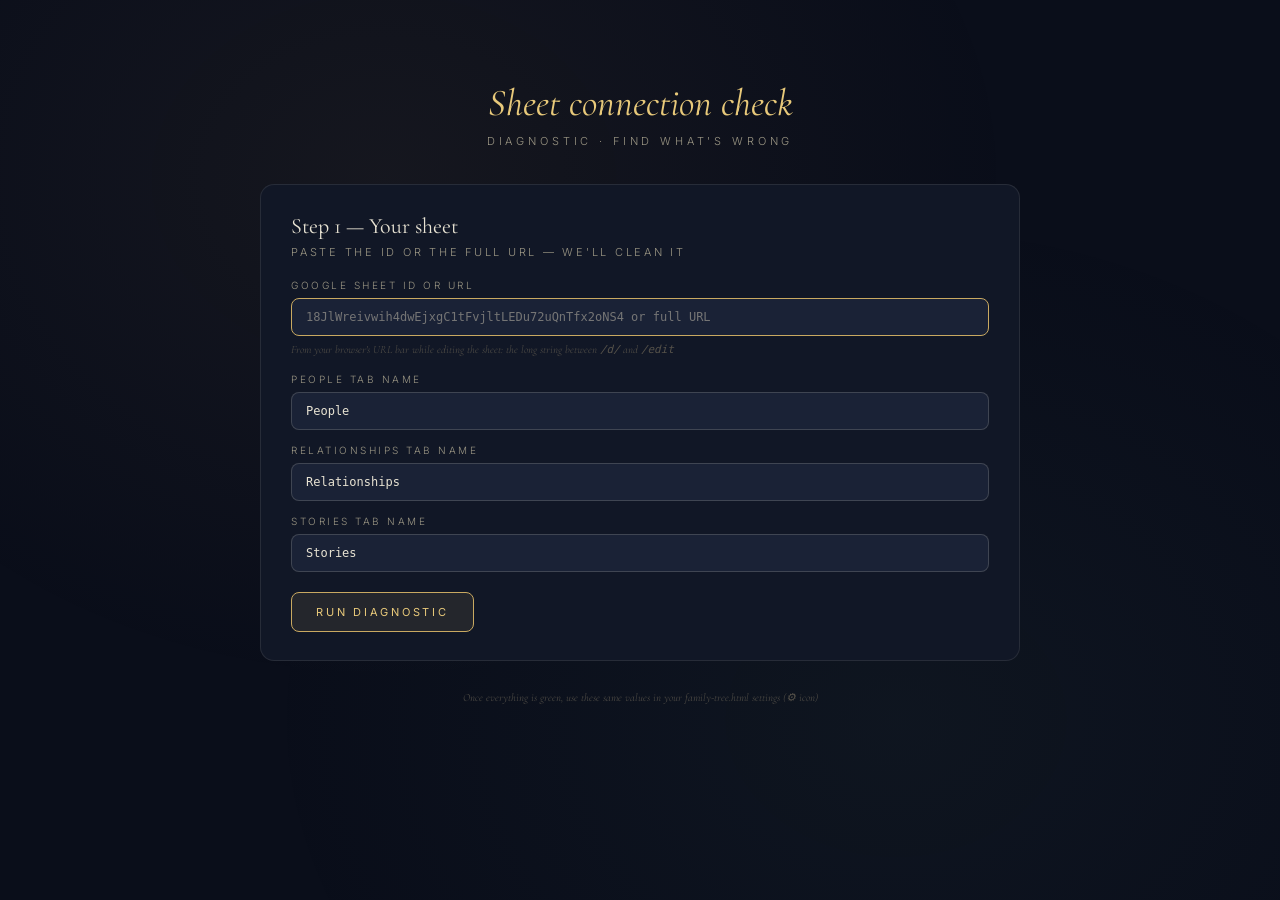
<file: legacy/sheet-check.html>
<!DOCTYPE html>
<html lang="en">
<head>
<meta charset="UTF-8">
<meta name="viewport" content="width=device-width, initial-scale=1.0">
<title>Sheet connection check</title>
<link rel="preconnect" href="https://fonts.googleapis.com">
<link href="https://fonts.googleapis.com/css2?family=Cormorant+Garamond:ital,wght@0,400;1,400&family=Inter:wght@300;400;500&display=swap" rel="stylesheet">
<style>
  :root {
    --bg: #0a0e1a; --bg-2: #111726; --bg-3: #1a2236;
    --ink: #e8e3d3; --ink-dim: #9a9583; --ink-low: #56524a;
    --gold: #c9a961; --gold-bright: #e8c97a;
    --ok: #6fa39a; --bad: #d85a30; --warn: #c9a961;
    --line: rgba(232, 227, 211, 0.1); --line-2: rgba(232, 227, 211, 0.18);
    --serif: 'Cormorant Garamond', Georgia, serif;
    --sans: 'Inter', -apple-system, sans-serif;
  }
  * { margin: 0; padding: 0; box-sizing: border-box; }
  html, body {
    min-height: 100%; background: var(--bg); color: var(--ink);
    font-family: var(--sans); font-weight: 300; -webkit-font-smoothing: antialiased;
    padding: 40px 20px;
  }
  body::before {
    content: ''; position: fixed; inset: 0; pointer-events: none; z-index: 0;
    background:
      radial-gradient(ellipse at 30% 20%, rgba(212, 165, 116, 0.06), transparent 50%),
      radial-gradient(ellipse at 70% 80%, rgba(111, 163, 154, 0.05), transparent 50%);
  }
  .wrap {
    max-width: 760px; margin: 0 auto; position: relative; z-index: 1;
  }
  header {
    text-align: center; margin-bottom: 36px;
  }
  h1 {
    font-family: var(--serif); font-style: italic; font-weight: 400;
    font-size: 38px; color: var(--gold-bright); margin-bottom: 8px;
  }
  .deck {
    font-size: 11px; letter-spacing: 0.35em; text-transform: uppercase; color: var(--ink-dim);
  }
  .card {
    background: var(--bg-2); border: 1px solid var(--line); border-radius: 14px;
    padding: 28px 30px; margin-bottom: 18px;
  }
  .card h2 {
    font-family: var(--serif); font-size: 22px; font-weight: 400; color: var(--ink);
    margin-bottom: 6px;
  }
  .card .sub {
    font-size: 11px; letter-spacing: 0.25em; text-transform: uppercase; color: var(--ink-dim);
    margin-bottom: 20px;
  }
  label {
    display: block; font-size: 10px; letter-spacing: 0.25em; text-transform: uppercase;
    color: var(--ink-dim); margin-bottom: 7px; margin-top: 14px;
  }
  input {
    width: 100%; background: var(--bg-3); border: 1px solid var(--line-2);
    border-radius: 8px; padding: 11px 14px; color: var(--ink);
    font-family: ui-monospace, monospace; font-size: 12px; outline: none;
    transition: border-color 0.2s;
  }
  input:focus { border-color: var(--gold); }
  .hint {
    font-size: 11px; color: var(--ink-low); margin-top: 6px; line-height: 1.5;
    font-family: var(--serif); font-style: italic;
  }
  button {
    background: rgba(201, 169, 97, 0.1); border: 1px solid var(--gold);
    color: var(--gold-bright); padding: 12px 24px;
    font-family: var(--sans); font-size: 11px; letter-spacing: 0.25em; text-transform: uppercase;
    border-radius: 8px; cursor: pointer; transition: all 0.2s;
    margin-top: 20px;
  }
  button:hover { background: rgba(201, 169, 97, 0.22); }
  button:disabled { opacity: 0.5; cursor: not-allowed; }

  .check {
    display: flex; gap: 14px; padding: 14px 0;
    border-bottom: 1px solid var(--line);
  }
  .check:last-child { border-bottom: none; }
  .check-mark {
    flex-shrink: 0; width: 26px; height: 26px; border-radius: 50%;
    display: flex; align-items: center; justify-content: center;
    font-family: var(--serif); font-size: 14px; font-weight: 500;
  }
  .check.ok .check-mark { background: rgba(111, 163, 154, 0.18); color: var(--ok); }
  .check.bad .check-mark { background: rgba(216, 90, 48, 0.18); color: var(--bad); }
  .check.pending .check-mark { background: var(--bg-3); color: var(--ink-dim); }
  .check.warn .check-mark { background: rgba(201, 169, 97, 0.18); color: var(--warn); }
  .check-body { flex: 1; min-width: 0; }
  .check-title { font-size: 14px; color: var(--ink); margin-bottom: 4px; font-weight: 500; }
  .check-detail { font-size: 12px; color: var(--ink-dim); line-height: 1.6; }
  .check-detail code {
    font-family: ui-monospace, monospace; font-size: 11px;
    background: var(--bg-3); padding: 2px 6px; border-radius: 4px; color: var(--ink);
  }
  .check-detail strong { color: var(--ink); font-weight: 500; }

  .url-box {
    background: var(--bg); border: 1px solid var(--line);
    border-radius: 6px; padding: 10px 12px; margin-top: 8px;
    font-family: ui-monospace, monospace; font-size: 11px;
    color: var(--ink-dim); word-break: break-all; line-height: 1.5;
  }

  .preview {
    max-height: 280px; overflow: auto; margin-top: 12px;
    background: var(--bg); border: 1px solid var(--line); border-radius: 8px;
    padding: 12px; font-family: ui-monospace, monospace; font-size: 11px;
    color: var(--ink-dim); white-space: pre-wrap; line-height: 1.6;
  }
  .preview-tag {
    display: inline-block; padding: 2px 8px; background: var(--bg-3);
    border-radius: 4px; font-size: 10px; color: var(--ink-dim);
    margin-bottom: 8px; letter-spacing: 0.1em; text-transform: uppercase;
  }
  .preview-tag.ok { background: rgba(111, 163, 154, 0.18); color: var(--ok); }
  .preview-tag.bad { background: rgba(216, 90, 48, 0.18); color: var(--bad); }

  .summary {
    text-align: center; padding: 30px;
    background: var(--bg-2); border: 1px solid var(--line); border-radius: 14px;
    margin-bottom: 18px;
  }
  .summary.ok { border-color: var(--ok); background: rgba(111, 163, 154, 0.06); }
  .summary.bad { border-color: var(--bad); background: rgba(216, 90, 48, 0.04); }
  .summary h3 {
    font-family: var(--serif); font-size: 24px; font-weight: 400; margin-bottom: 8px;
  }
  .summary.ok h3 { color: var(--ok); }
  .summary.bad h3 { color: var(--bad); }
  .summary .msg { font-size: 13px; color: var(--ink-dim); line-height: 1.6; max-width: 460px; margin: 0 auto; }

  .footer {
    text-align: center; margin-top: 30px;
    font-size: 11px; color: var(--ink-low);
    font-family: var(--serif); font-style: italic;
  }
  .footer a { color: var(--ink-dim); }

  ::-webkit-scrollbar { width: 6px; height: 6px; }
  ::-webkit-scrollbar-track { background: transparent; }
  ::-webkit-scrollbar-thumb { background: var(--line-2); border-radius: 3px; }
</style>
</head>
<body>
<div class="wrap">

<header>
  <h1>Sheet connection check</h1>
  <div class="deck">diagnostic · find what's wrong</div>
</header>

<div class="card">
  <h2>Step 1 — Your sheet</h2>
  <div class="sub">Paste the ID or the full URL — we'll clean it</div>

  <label>Google Sheet ID or URL</label>
  <input type="text" id="sheetId" placeholder="18JlWreivwih4dwEjxgC1tFvjltLEDu72uQnTfx2oNS4 or full URL" autocomplete="off">
  <div class="hint">From your browser's URL bar while editing the sheet: the long string between <code style="font-family:ui-monospace,monospace">/d/</code> and <code style="font-family:ui-monospace,monospace">/edit</code></div>

  <label>People tab name</label>
  <input type="text" id="peopleTab" value="People" autocomplete="off">

  <label>Relationships tab name</label>
  <input type="text" id="relTab" value="Relationships" autocomplete="off">

  <label>Stories tab name</label>
  <input type="text" id="storiesTab" value="Stories" autocomplete="off">

  <button id="runCheck">Run diagnostic</button>
</div>

<div id="results"></div>

<div class="footer">
  Once everything is green, use these same values in your family-tree.html settings (⚙ icon)
</div>

</div>

<script>
function parseCSV(text) {
  const rows = [];
  let row = [], cell = '', inQuotes = false;
  for (let i = 0; i < text.length; i++) {
    const c = text[i], n = text[i+1];
    if (c === '"' && inQuotes && n === '"') { cell += '"'; i++; }
    else if (c === '"') { inQuotes = !inQuotes; }
    else if (c === ',' && !inQuotes) { row.push(cell); cell = ''; }
    else if ((c === '\n' || c === '\r') && !inQuotes) {
      if (c === '\r' && n === '\n') i++;
      row.push(cell); rows.push(row); row = []; cell = '';
    } else { cell += c; }
  }
  if (cell || row.length) { row.push(cell); rows.push(row); }
  return rows;
}

function cleanSheetId(input) {
  let s = input.trim();
  const m = s.match(/\/d\/(?:e\/)?([a-zA-Z0-9_-]+)/);
  if (m) return m[1];
  return s;
}

function el(tag, opts = {}) {
  const e = document.createElement(tag);
  if (opts.class) e.className = opts.class;
  if (opts.html) e.innerHTML = opts.html;
  if (opts.text) e.textContent = opts.text;
  return e;
}

function renderCheck(state, title, detail) {
  const c = el('div', { class: 'check ' + state });
  const marks = { ok: '✓', bad: '✗', warn: '!', pending: '…' };
  c.appendChild(el('div', { class: 'check-mark', text: marks[state] }));
  const body = el('div', { class: 'check-body' });
  body.appendChild(el('div', { class: 'check-title', text: title }));
  body.appendChild(el('div', { class: 'check-detail', html: detail }));
  c.appendChild(body);
  return c;
}

async function runCheck() {
  const results = document.getElementById('results');
  results.innerHTML = '';

  const rawId = document.getElementById('sheetId').value;
  const sheetId = cleanSheetId(rawId);
  const peopleTab = document.getElementById('peopleTab').value.trim() || 'People';
  const relTab = document.getElementById('relTab').value.trim() || 'Relationships';
  const storiesTab = document.getElementById('storiesTab').value.trim() || 'Stories';

  const card = el('div', { class: 'card' });
  card.appendChild(el('h2', { text: 'Diagnostic results' }));
  card.appendChild(el('div', { class: 'sub', text: 'running checks…' }));

  if (!sheetId) {
    card.appendChild(renderCheck('bad', 'No Sheet ID provided', 'Paste the ID or URL from your Google Sheet above.'));
    results.appendChild(card);
    return;
  }

  if (rawId !== sheetId) {
    card.appendChild(renderCheck('warn', 'Cleaned up your input',
      `You pasted a URL or had extra characters. The actual Sheet ID is:<br><div class="url-box">${sheetId}</div>`));
  } else {
    card.appendChild(renderCheck('ok', 'Sheet ID format looks valid', `<code>${sheetId}</code>`));
  }

  if (sheetId.startsWith('2PACX-')) {
    card.appendChild(renderCheck('warn', 'You pasted the PUBLISHED URL\'s ID — that\'s the wrong one',
      `The ID starting with <code>2PACX-</code> is the "public" URL ID Google shows in the Publish dialog. We need the regular sheet ID from your browser's URL bar while editing.<br><br><strong>Go to your sheet, look at the URL bar.</strong> Copy the long string between <code>/d/</code> and <code>/edit</code>.`));
    results.appendChild(card);
    return;
  }

  results.appendChild(card);

  const testTab = async (label, tabName) => {
    const url = `https://docs.google.com/spreadsheets/d/${sheetId}/gviz/tq?tqx=out:csv&sheet=${encodeURIComponent(tabName)}`;
    const c = el('div', { class: 'card' });
    c.appendChild(el('h2', { text: `Tab: "${tabName}"` }));
    c.appendChild(el('div', { class: 'sub', text: label + ' tab' }));

    const urlInfo = el('div', { class: 'check-detail' });
    urlInfo.innerHTML = '<strong>Fetching:</strong>';
    c.appendChild(urlInfo);
    c.appendChild(el('div', { class: 'url-box', text: url }));
    results.appendChild(c);

    let r;
    try {
      r = await fetch(url);
    } catch (netErr) {
      c.appendChild(renderCheck('bad', 'Network error',
        `Couldn't reach Google. Check your internet connection.<br><code>${netErr.message}</code>`));
      return { ok: false };
    }

    c.appendChild(renderCheck(r.ok ? 'ok' : 'bad', `HTTP status: ${r.status} ${r.statusText}`,
      r.ok ? 'Server responded successfully' :
      r.status === 404 ? '<strong>Sheet not found.</strong> Check the Sheet ID is correct.' :
      r.status === 401 || r.status === 403 ? '<strong>Sheet is not published to web.</strong> In Google Sheets: File → Share → Publish to web → Publish.' :
      `Unexpected status ${r.status}`));

    if (!r.ok) return { ok: false };

    const text = await r.text();
    const contentType = r.headers.get('content-type') || 'unknown';

    if (text.trim().startsWith('<')) {
      c.appendChild(renderCheck('bad', 'Got HTML instead of CSV',
        `<strong>The sheet is not published to web.</strong> The server returned an HTML page (probably a login or error page).<br><br>Fix: In Google Sheets do <strong>File → Share → Publish to web → Publish</strong>. The format dropdown doesn't matter — just that the document is published.`));
      const preview = el('div', { class: 'preview' });
      preview.appendChild(el('div', { class: 'preview-tag bad', text: 'first 500 chars of response' }));
      preview.appendChild(document.createTextNode('\n' + text.slice(0, 500)));
      c.appendChild(preview);
      return { ok: false };
    }

    if (!text.trim()) {
      c.appendChild(renderCheck('bad', 'Empty response',
        `The tab "${tabName}" returned no data. Either the tab is empty or the name is wrong.<br><br>Common causes:<ul style="margin-top:6px;padding-left:18px"><li>Tab name has different capitalization (e.g. "people" vs "People")</li><li>Tab name has a trailing space</li><li>Tab actually contains no rows</li></ul>`));
      return { ok: false };
    }

    const rows = parseCSV(text);
    if (rows.length === 0) {
      c.appendChild(renderCheck('bad', 'No rows parsed from response', 'CSV looked empty after parsing.'));
      return { ok: false };
    }

    const headers = rows[0].map(h => h.trim());
    const dataRows = rows.slice(1).filter(r => r.some(c => c && c.trim()));

    c.appendChild(renderCheck('ok', `${dataRows.length} data rows loaded`,
      `Content-Type: <code>${contentType}</code>`));

    c.appendChild(renderCheck('ok', `Found ${headers.length} columns`,
      headers.map(h => `<code>${h}</code>`).join(' ')));

    const expected = {
      'People': ['id', 'name', 'family'],
      'Relationships': ['person_a', 'person_b', 'type'],
      'Stories': ['person_id', 'year', 'title'],
    };
    const needed = expected[label] || [];
    const headersLower = headers.map(h => h.toLowerCase().replace(/\s+/g, '_'));
    const missing = needed.filter(n => !headersLower.includes(n));
    if (missing.length) {
      c.appendChild(renderCheck('warn', `Missing expected columns`,
        `For a ${label} tab, the site expects: ${needed.map(n => `<code>${n}</code>`).join(', ')}.<br>Missing: ${missing.map(n => `<code>${n}</code>`).join(', ')}.<br><br>Check spelling and case in row 1 of your sheet.`));
    } else if (needed.length) {
      c.appendChild(renderCheck('ok', `All expected columns present`,
        needed.map(n => `<code>${n}</code>`).join(' ')));
    }

    const preview = el('div', { class: 'preview' });
    preview.appendChild(el('div', { class: 'preview-tag ok', text: 'first 3 rows' }));
    const previewLines = rows.slice(0, 4).map(r => r.join(' | ')).join('\n');
    preview.appendChild(document.createTextNode('\n' + previewLines));
    c.appendChild(preview);

    return { ok: true, rows: dataRows.length, headers };
  };

  const peopleResult = await testTab('People', peopleTab);
  const relResult = await testTab('Relationships', relTab);
  const storyResult = await testTab('Stories', storiesTab);

  const allOk = peopleResult.ok && relResult.ok;
  const summary = el('div', { class: 'summary ' + (allOk ? 'ok' : 'bad') });
  if (allOk) {
    summary.appendChild(el('h3', { text: 'Connection works' }));
    let msg = `Loaded ${peopleResult.rows} people, ${relResult.rows} relationships`;
    if (storyResult.ok) msg += `, ${storyResult.rows} stories`;
    msg += '. Open family-tree.html, click the ⚙ icon, and use the same Sheet ID and tab names.';
    summary.appendChild(el('div', { class: 'msg', text: msg }));
  } else {
    summary.appendChild(el('h3', { text: 'Not connected yet' }));
    summary.appendChild(el('div', { class: 'msg',
      html: 'Look at the red checks above for the specific issue. Most common fix: <strong>File → Share → Publish to web → Publish</strong> in your Google Sheet.' }));
  }
  results.insertBefore(summary, results.firstChild);

  document.getElementById('runCheck').disabled = false;
}

document.getElementById('runCheck').addEventListener('click', () => {
  document.getElementById('runCheck').disabled = true;
  runCheck();
});

document.getElementById('sheetId').addEventListener('keydown', (e) => {
  if (e.key === 'Enter') document.getElementById('runCheck').click();
});

document.getElementById('sheetId').focus();
</script>
</body>
</html>
</file>
<file: assets/css/theme.css>
/* ───────────────────────────────────────────────────────────────
   Design tokens. Two themes: "dark" (midnight + gold) and
   "light" (heirloom paper). Everything else in app.css reads
   only from these variables, so a new theme is just a new block.
   ─────────────────────────────────────────────────────────────── */

:root {
  --serif: 'Cormorant Garamond', Georgia, 'Times New Roman', serif;
  --sans: 'Inter', -apple-system, BlinkMacSystemFont, 'Segoe UI', sans-serif;

  --r-sm: 8px;
  --r-md: 12px;
  --r-lg: 18px;
  --r-pill: 999px;

  --ease: cubic-bezier(.2, .8, .2, 1);
  --ease-back: cubic-bezier(.2, .9, .3, 1.4);

  --topbar-h: 76px;
}

/* ─────────────── Dark: midnight + gold ─────────────── */
:root[data-theme="dark"] {
  color-scheme: dark;

  --bg:          #0a0e1a;
  --bg-raised:   #111726;
  --bg-sunken:   #070a13;
  --bg-hover:    #1a2236;
  --bg-input:    #0d1320;

  --glass:       rgba(17, 23, 38, 0.72);
  --glass-solid: rgba(13, 18, 31, 0.96);

  --ink:       #e8e3d3;
  --ink-dim:   #9a9583;
  --ink-faint: #5d5951;

  --accent:        #c9a961;
  --accent-strong: #e8c97a;
  --accent-deep:   #8a6f3a;
  --accent-soft:   rgba(201, 169, 97, 0.14);
  --accent-ink:    #0a0e1a;

  --line:        rgba(232, 227, 211, 0.09);
  --line-strong: rgba(232, 227, 211, 0.18);
  --line-bold:   rgba(232, 227, 211, 0.3);

  --danger:      #e07a5f;
  --danger-soft: rgba(224, 122, 95, 0.14);
  --ok:          #7fb89c;

  --male:   rgba(135, 165, 200, 0.85);
  --female: rgba(200, 145, 175, 0.85);

  --shadow-sm: 0 4px 16px rgba(0, 0, 0, 0.4);
  --shadow-md: 0 14px 44px rgba(0, 0, 0, 0.5);
  --shadow-lg: 0 24px 70px rgba(0, 0, 0, 0.6);

  --particle: 232, 227, 211;
  --particle-opacity: 1;
  --grain-opacity: 0.012;

  --aura:
    radial-gradient(ellipse at 20% 25%, rgba(212, 165, 116, 0.09), transparent 55%),
    radial-gradient(ellipse at 82% 72%, rgba(111, 163, 154, 0.07), transparent 55%),
    radial-gradient(ellipse at 50% 50%, rgba(184, 122, 156, 0.05), transparent 62%);

  --edge-line: rgba(232, 227, 211, 0.22);
  --minimap-edge: rgba(232, 227, 211, 0.14);
}

/* ─────────────── Light: heirloom paper ─────────────── */
:root[data-theme="light"] {
  color-scheme: light;

  --bg:          #f6f1e6;
  --bg-raised:   #fffdf8;
  --bg-sunken:   #ece5d6;
  --bg-hover:    #f1ead9;
  --bg-input:    #fffdf8;

  --glass:       rgba(255, 253, 248, 0.82);
  --glass-solid: rgba(255, 253, 248, 0.98);

  --ink:       #2e2617;
  --ink-dim:   #7a6c55;
  --ink-faint: #a2947c;

  --accent:        #96702c;
  --accent-strong: #7a5a1f;
  --accent-deep:   #bfa269;
  --accent-soft:   rgba(150, 112, 44, 0.12);
  --accent-ink:    #fffdf8;

  --line:        rgba(46, 38, 23, 0.1);
  --line-strong: rgba(46, 38, 23, 0.18);
  --line-bold:   rgba(46, 38, 23, 0.32);

  --danger:      #b4462a;
  --danger-soft: rgba(180, 70, 42, 0.1);
  --ok:          #3f7d5f;

  --male:   rgba(70, 106, 150, 0.9);
  --female: rgba(158, 84, 120, 0.9);

  --shadow-sm: 0 3px 12px rgba(80, 62, 32, 0.1);
  --shadow-md: 0 12px 34px rgba(80, 62, 32, 0.14);
  --shadow-lg: 0 22px 56px rgba(80, 62, 32, 0.18);

  --particle: 150, 112, 44;
  --particle-opacity: 0.5;
  --grain-opacity: 0.035;

  --aura:
    radial-gradient(ellipse at 18% 22%, rgba(190, 150, 90, 0.16), transparent 55%),
    radial-gradient(ellipse at 84% 74%, rgba(120, 150, 140, 0.12), transparent 55%),
    radial-gradient(ellipse at 50% 55%, rgba(170, 120, 145, 0.08), transparent 62%);

  --edge-line: rgba(46, 38, 23, 0.26);
  --minimap-edge: rgba(46, 38, 23, 0.18);
}
</file>
<file: assets/css/app.css>
/* ═══════════════════════════════════════════════════════════════
   Our Families — application styles.
   Colours come from theme.css. Per-family accents arrive as an
   inline --fam custom property set by the renderer.
   ═══════════════════════════════════════════════════════════════ */

* { margin: 0; padding: 0; box-sizing: border-box; }
[hidden] { display: none !important; }

html, body {
  height: 100%;
  overflow: hidden;
  background: var(--bg);
  color: var(--ink);
  font-family: var(--sans);
  font-weight: 300;
  -webkit-font-smoothing: antialiased;
  -moz-osx-font-smoothing: grayscale;
  transition: background 0.5s var(--ease), color 0.5s var(--ease);
}

body::before {
  content: ''; position: fixed; inset: 0; pointer-events: none; z-index: 0;
  background: var(--aura);
  transition: background 0.5s var(--ease);
}
body::after {
  content: ''; position: fixed; inset: 0; pointer-events: none; z-index: 1;
  background-image: radial-gradient(circle, rgba(var(--particle), 0.5) 1px, transparent 1px);
  background-size: 3px 3px;
  opacity: var(--grain-opacity);
}

#particles { position: fixed; inset: 0; pointer-events: none; z-index: 1; }

button, input, textarea, select { font-family: inherit; font-size: inherit; color: inherit; }
button { cursor: pointer; background: none; border: none; }
kbd {
  font-family: var(--sans); font-size: 10px; font-weight: 500;
  padding: 2px 6px; border-radius: 5px;
  border: 1px solid var(--line-strong); background: var(--bg-sunken);
  color: var(--ink-dim); line-height: 1.5;
}

::-webkit-scrollbar { width: 9px; height: 9px; }
::-webkit-scrollbar-track { background: transparent; }
::-webkit-scrollbar-thumb { background: var(--line-strong); border-radius: 99px; }
::-webkit-scrollbar-thumb:hover { background: var(--line-bold); }

:focus-visible { outline: 2px solid var(--accent); outline-offset: 2px; border-radius: 4px; }

.sr-only {
  position: absolute; width: 1px; height: 1px; padding: 0; margin: -1px;
  overflow: hidden; clip: rect(0 0 0 0); white-space: nowrap;
}

/* ═════════════════════════ Top bar ═════════════════════════ */

.topbar {
  position: fixed; top: 0; left: 0; right: 0; z-index: 100;
  height: var(--topbar-h);
  padding: 0 clamp(16px, 3vw, 32px);
  display: flex; align-items: center; justify-content: space-between; gap: 16px;
  pointer-events: none;
}
.topbar > * { pointer-events: auto; }

.brand {
  display: flex; align-items: baseline; gap: 12px;
  font-family: var(--serif); font-style: italic;
  opacity: 0; animation: fadeIn 1s 0.2s forwards;
  user-select: none; white-space: nowrap;
}
.brand .mark {
  font-size: 25px; font-weight: 500; letter-spacing: 0.01em;
  color: var(--accent-strong); transition: color 0.25s;
}
.brand:hover .mark { color: var(--ink); }
.brand .sub {
  font-family: var(--sans); font-style: normal; font-size: 9.5px;
  letter-spacing: 0.3em; text-transform: uppercase; color: var(--ink-dim);
}

.top-actions {
  display: flex; align-items: center; gap: 12px;
  opacity: 0; animation: fadeIn 1s 0.45s forwards;
}

.search-trigger {
  display: flex; align-items: center; gap: 10px;
  height: 38px; padding: 0 10px 0 14px;
  background: var(--glass); backdrop-filter: blur(20px);
  border: 1px solid var(--line); border-radius: var(--r-pill);
  color: var(--ink-faint); transition: all 0.25s var(--ease);
  min-width: 260px;
}
.search-trigger:hover { border-color: var(--accent); color: var(--ink-dim); }
.search-trigger svg { width: 15px; height: 15px; flex: none; }
.search-trigger .label { font-size: 12.5px; flex: 1; text-align: left; }
.search-trigger .hint { display: flex; align-items: center; gap: 1px; }
.search-trigger .hint .mod { font-size: 11px; }

.icon-row { display: flex; align-items: center; gap: 7px; }
.icon-btn {
  width: 38px; height: 38px; border-radius: 50%; flex: none;
  background: var(--glass); backdrop-filter: blur(20px);
  border: 1px solid var(--line); color: var(--ink-dim);
  display: flex; align-items: center; justify-content: center;
  transition: all 0.22s var(--ease);
}
.icon-btn svg { width: 17px; height: 17px; }
.icon-btn:hover { color: var(--accent); border-color: var(--accent); transform: translateY(-1px); }
.icon-btn.active { color: var(--accent-ink); background: var(--accent); border-color: var(--accent); }
.icon-btn.unlocked { border-color: var(--accent); color: var(--accent); }

#themeBtn .ico-sun { display: none; }
:root[data-theme="light"] #themeBtn .ico-moon { display: none; }
:root[data-theme="light"] #themeBtn .ico-sun { display: block; }

/* ═════════════════════════ Overview ═════════════════════════ */

.galaxy {
  position: absolute; inset: 0; z-index: 2;
  display: flex; flex-direction: column; align-items: center; justify-content: center;
  padding: calc(var(--topbar-h) + 10px) 20px 20px;
  transition: opacity 0.6s var(--ease), transform 0.6s var(--ease);
  overflow-y: auto;
}
.galaxy.hidden { opacity: 0; transform: scale(1.12); pointer-events: none; }

.galaxy-title { text-align: center; opacity: 0; animation: fadeUp 1.1s 0.15s forwards; }
.galaxy-title h1 {
  font-family: var(--serif); font-style: italic; font-weight: 400;
  font-size: clamp(34px, 6.2vw, 62px); line-height: 1.02;
  letter-spacing: -0.015em; color: var(--ink);
}
.galaxy-title .deck {
  font-size: clamp(9px, 1.4vw, 11px); letter-spacing: 0.4em;
  text-transform: uppercase; color: var(--ink-dim); margin-top: 16px;
}

.galaxy-inner {
  position: relative; margin: clamp(24px, 5vh, 56px) 0;
  display: flex; flex-wrap: wrap; align-items: center; justify-content: center;
  gap: clamp(10px, 4vw, 48px);
  max-width: 900px;
}

.cluster {
  position: relative; width: clamp(150px, 22vw, 210px); aspect-ratio: 1;
  display: flex; flex-direction: column; align-items: center; justify-content: center;
  border-radius: 50%; opacity: 0;
  transition: transform 0.45s var(--ease-back);
  animation: floatIn 1.1s var(--ease-back) forwards;
}
.cluster::before {
  content: ''; position: absolute; inset: 0; border-radius: 50%;
  background: radial-gradient(circle at 50% 50%, var(--fam-glow), transparent 70%);
  transition: opacity 0.35s;
}
.cluster::after {
  content: ''; position: absolute; inset: 14%; border-radius: 50%;
  border: 1px solid var(--fam-edge); transition: all 0.45s var(--ease);
}
.cluster:hover { transform: scale(1.07); }
.cluster:hover::after { inset: 8%; border-color: var(--fam); }
.cluster .label {
  position: relative; z-index: 2; font-family: var(--serif);
  font-size: clamp(24px, 3.4vw, 35px); font-weight: 400; color: var(--fam);
  margin-bottom: 5px; text-transform: capitalize; line-height: 1;
}
.cluster .count {
  position: relative; z-index: 2; font-size: 9.5px; letter-spacing: 0.28em;
  text-transform: uppercase; color: var(--ink-dim);
}
.cluster .orbit { position: absolute; inset: 0; pointer-events: none; }
.cluster .orbit span {
  position: absolute; width: 4px; height: 4px; border-radius: 50%;
  background: var(--fam); animation: orbitFloat 8s ease-in-out infinite;
}

.galaxy-hint {
  font-size: 10.5px; letter-spacing: 0.3em; text-transform: uppercase;
  color: var(--ink-faint); text-align: center;
  opacity: 0; animation: fadeIn 1.1s 1.2s forwards;
}
.galaxy-hint kbd { margin: 0 4px; letter-spacing: 0.1em; }
.galaxy-hint .on-pointer { display: none; }
@media (hover: none), (max-width: 860px) {
  .galaxy-hint .on-pointer { display: inline; }
  .galaxy-hint .on-keyboard { display: none; }
}

.galaxy-stats {
  display: flex; flex-wrap: wrap; justify-content: center;
  gap: clamp(18px, 4vw, 40px); margin-top: clamp(20px, 4vh, 34px);
  opacity: 0; animation: fadeIn 1.1s 1.4s forwards;
}
.galaxy-stats .stat { text-align: center; }
.galaxy-stats .num {
  font-family: var(--serif); font-size: clamp(22px, 3vw, 28px);
  color: var(--accent-strong); line-height: 1;
}
.galaxy-stats .lab {
  font-size: 8.5px; letter-spacing: 0.28em; text-transform: uppercase;
  color: var(--ink-faint); margin-top: 5px;
}

/* ═════════════════════════ Tree ═════════════════════════ */

.tree-view {
  position: absolute; inset: 0; z-index: 2;
  opacity: 0; pointer-events: none; transition: opacity 0.5s var(--ease);
}
.tree-view.active { opacity: 1; pointer-events: auto; }

.tree-toolbar {
  position: fixed; top: calc(var(--topbar-h) + 10px); left: 50%;
  transform: translateX(-50%);
  display: flex; align-items: center; gap: 3px; padding: 5px;
  background: var(--glass); backdrop-filter: blur(20px);
  border: 1px solid var(--line); border-radius: var(--r-pill);
  box-shadow: var(--shadow-sm);
  z-index: 50; max-width: calc(100vw - 32px);
}
.tb-scroll {
  display: flex; gap: 3px; overflow-x: auto; scrollbar-width: none;
}
.tb-scroll::-webkit-scrollbar { display: none; }
.tree-toolbar button {
  color: var(--ink-dim); white-space: nowrap;
  font-size: 10px; letter-spacing: 0.2em; text-transform: uppercase;
  padding: 8px 15px; border-radius: var(--r-pill); transition: all 0.22s var(--ease);
}
.tree-toolbar button:hover { color: var(--ink); background: var(--bg-hover); }
.tree-toolbar button.active {
  background: var(--accent); color: var(--accent-ink); font-weight: 500;
}
.tree-toolbar .sep { width: 1px; align-self: stretch; margin: 4px 3px; background: var(--line-strong); flex: none; }

.tree-back {
  position: fixed; top: calc(var(--topbar-h) + 10px); left: clamp(16px, 3vw, 32px);
  background: var(--glass); backdrop-filter: blur(20px);
  border: 1px solid var(--line); color: var(--ink-dim);
  font-size: 10px; letter-spacing: 0.2em; text-transform: uppercase;
  padding: 9px 15px 9px 11px; border-radius: var(--r-pill);
  display: flex; align-items: center; gap: 7px; transition: all 0.22s var(--ease);
  z-index: 50;
}
.tree-back svg { width: 13px; height: 13px; }
.tree-back:hover { color: var(--ink); border-color: var(--line-bold); }

.banner {
  position: fixed; top: calc(var(--topbar-h) + 62px); left: 50%;
  transform: translateX(-50%) translateY(-8px);
  background: var(--glass-solid); backdrop-filter: blur(20px);
  border: 1px solid var(--line-strong); border-radius: var(--r-pill);
  padding: 9px 20px; font-size: 12px; color: var(--ink-dim);
  display: none; align-items: center; gap: 12px; z-index: 49;
  box-shadow: var(--shadow-sm); max-width: calc(100vw - 32px);
  opacity: 0; transition: opacity 0.3s, transform 0.3s var(--ease);
}
.banner.show { display: flex; opacity: 1; transform: translateX(-50%) translateY(0); }
.banner .label { font-size: 9px; letter-spacing: 0.24em; text-transform: uppercase; color: var(--ink-faint); }
.banner .who { font-family: var(--serif); font-size: 16px; color: var(--ink); }
.banner strong { color: var(--accent-strong); font-weight: 500; }
.banner button {
  font-size: 9px; letter-spacing: 0.2em; text-transform: uppercase;
  color: var(--ink-faint); border: 1px solid var(--line-strong);
  padding: 4px 10px; border-radius: var(--r-pill); transition: all 0.2s;
}
.banner button:hover { color: var(--accent); border-color: var(--accent); }

.canvas-wrap { position: absolute; inset: 0; overflow: hidden; cursor: grab; touch-action: none; }
.canvas-wrap.grabbing { cursor: grabbing; }
.canvas {
  position: absolute; top: 0; left: 0; width: 1px; height: 1px;
  transform-origin: 0 0; transition: transform 0.6s var(--ease);
}
.canvas.notransition { transition: none; }

.empty-state {
  position: absolute; top: 50%; left: 50%; transform: translate(-50%, -50%);
  text-align: center; pointer-events: none; max-width: 420px; padding: 0 20px;
}
.empty-state .es-title { font-family: var(--serif); font-style: italic; font-size: 26px; color: var(--ink-dim); }
.empty-state .es-sub { font-size: 13px; color: var(--ink-faint); margin-top: 10px; line-height: 1.6; }

/* ── Edges (one SVG layer, elbow connectors) ── */
.edges {
  position: absolute; left: 0; top: 0; width: 1px; height: 1px;
  overflow: visible; pointer-events: none;
}
.edge {
  fill: none; stroke: var(--edge-line); stroke-width: 1.4;
  stroke-linecap: round; stroke-linejoin: round;
  opacity: 0; animation: edgeIn 0.6s forwards;
  transition: stroke 0.3s, opacity 0.3s, stroke-width 0.3s;
}
.edge.marriage {
  stroke: var(--accent); stroke-width: 1.6; stroke-dasharray: 6 5;
}
.edge.cross { stroke-width: 2.2; }
.edge.highlight {
  stroke: var(--accent-strong) !important; stroke-width: 3 !important;
  opacity: 1 !important; stroke-dasharray: none;
  filter: drop-shadow(0 0 6px var(--accent-soft));
}
.edge.dim { opacity: 0.07 !important; }

/* ── Nodes ── */
.node {
  position: absolute; width: 146px; transform: translate(-50%, -50%);
  cursor: pointer; opacity: 0; animation: nodeIn 0.5s forwards;
  transition: filter 0.28s;
}
.node.dim { filter: opacity(0.16) saturate(0.35); }
.node-card {
  position: relative; text-align: center;
  background: var(--bg-raised);
  border: 1px solid var(--fam-border, var(--line-strong));
  border-radius: var(--r-md); padding: 13px 11px 12px;
  transition: transform 0.28s var(--ease-back), box-shadow 0.28s, border-color 0.28s, background 0.4s;
  box-shadow: var(--shadow-sm);
}
.node:hover .node-card {
  transform: translateY(-4px) scale(1.045);
  border-color: var(--fam, var(--accent));
  box-shadow: 0 0 0 1px var(--fam, var(--accent)), var(--shadow-md);
}
.node.highlight .node-card {
  border-color: var(--accent-strong);
  box-shadow: 0 0 0 1.5px var(--accent-strong), 0 0 34px var(--accent-soft);
}
.node.focused .node-card { border-color: var(--accent); }
.node.focused::before,
.node.focused::after {
  content: ''; position: absolute; border-radius: 50%; pointer-events: none;
  border: 1px solid var(--accent-soft);
  animation: focusPulse 2.6s ease-in-out infinite;
}
.node.focused::before { inset: -18px; }
.node.focused::after { inset: -38px; animation-delay: 0.3s; }

.node-card .photo {
  width: 54px; height: 54px; border-radius: 50%; margin: 0 auto 8px;
  background: var(--bg-sunken); overflow: hidden;
  display: flex; align-items: center; justify-content: center;
  font-family: var(--serif); font-size: 21px;
  color: var(--fam, var(--ink)); border: 1px solid var(--fam-border, var(--line-strong));
  transition: all 0.28s;
}
.node-card .photo img { width: 100%; height: 100%; object-fit: cover; }
.node-card .name {
  font-family: var(--serif); font-size: 16.5px; line-height: 1.16;
  color: var(--ink); margin-bottom: 3px;
}
.node-card .role {
  font-size: 8.5px; letter-spacing: 0.2em; text-transform: uppercase;
  color: var(--ink-dim); line-height: 1.4;
}
.node-card .age {
  font-family: var(--serif); font-style: italic;
  font-size: 11px; color: var(--ink-faint); margin-top: 4px;
}
.node-card .deceased-dot {
  position: absolute; top: 8px; right: 8px;
  width: 5px; height: 5px; border-radius: 50%; background: var(--ink-faint);
}
.node-card .gender-dot {
  position: absolute; top: 7px; left: 7px;
  width: 14px; height: 14px; border-radius: 50%;
  display: flex; align-items: center; justify-content: center;
  font-size: 9px; font-weight: 500; color: var(--bg-raised); line-height: 1;
}
.node-card .gender-dot.male { background: var(--male); }
.node-card .gender-dot.female { background: var(--female); }
.node-card .gender-dot.missing {
  background: transparent; border: 1px dashed var(--ink-faint); color: var(--ink-faint);
}

.ripple {
  position: absolute; pointer-events: none;
  width: 190px; height: 190px; border-radius: 50%;
  border: 1px solid var(--accent); opacity: 0;
  transform: translate(-50%, -50%) scale(0.5);
  animation: rippleOut 1.1s ease-out forwards;
}

/* ── Minimap & zoom ── */
.minimap {
  position: fixed; bottom: clamp(16px, 3vw, 30px); left: clamp(16px, 3vw, 30px);
  width: 200px; height: 140px;
  background: var(--glass-solid); backdrop-filter: blur(20px);
  border: 1px solid var(--line); border-radius: var(--r-md);
  overflow: hidden; z-index: 50; cursor: pointer;
  box-shadow: var(--shadow-sm); transition: opacity 0.3s;
}
.minimap canvas { width: 100%; height: 100%; display: block; }
.minimap-viewport {
  position: absolute; border: 1.5px solid var(--accent);
  background: var(--accent-soft); pointer-events: none; border-radius: 2px;
}
.minimap-label {
  position: absolute; top: 6px; left: 9px;
  font-size: 8.5px; letter-spacing: 0.25em; text-transform: uppercase; color: var(--ink-faint);
}

.tree-zoom {
  position: fixed; bottom: clamp(16px, 3vw, 30px); right: clamp(16px, 3vw, 30px);
  display: flex; flex-direction: column; gap: 6px; z-index: 50;
}
.tree-zoom button {
  width: 38px; height: 38px; border-radius: 50%;
  background: var(--glass); backdrop-filter: blur(20px);
  border: 1px solid var(--line); color: var(--ink-dim);
  font-size: 17px; line-height: 1;
  display: flex; align-items: center; justify-content: center;
  transition: all 0.22s var(--ease);
}
.tree-zoom button:hover { color: var(--accent); border-color: var(--accent); }
.tree-zoom button.fit { font-size: 9px; letter-spacing: 0.12em; }

/* ── Timeline scrubber ── */
.timeline-scrubber {
  position: fixed; bottom: clamp(16px, 3vw, 30px); left: 50%;
  transform: translateX(-50%) translateY(20px);
  width: min(560px, calc(100vw - 40px)); padding: 16px 22px 12px;
  background: var(--glass-solid); backdrop-filter: blur(20px);
  border: 1px solid var(--line-strong); border-radius: var(--r-lg);
  box-shadow: var(--shadow-md);
  z-index: 55; opacity: 0; pointer-events: none;
  transition: opacity 0.35s, transform 0.35s var(--ease);
}
.timeline-scrubber.show { opacity: 1; pointer-events: auto; transform: translateX(-50%) translateY(0); }
.ts-head { display: flex; align-items: baseline; justify-content: space-between; margin-bottom: 12px; }
.ts-title { font-size: 9px; letter-spacing: 0.28em; text-transform: uppercase; color: var(--ink-faint); }
.ts-year { font-family: var(--serif); font-size: 28px; color: var(--accent-strong); line-height: 1; }
.ts-bar { position: relative; height: 20px; display: flex; align-items: center; }
.ts-track { position: absolute; left: 0; right: 0; height: 2px; background: var(--line-strong); border-radius: 2px; }
.ts-fill { position: absolute; left: 0; height: 2px; background: var(--accent); border-radius: 2px; }
.ts-thumb {
  position: absolute; width: 14px; height: 14px; border-radius: 50%;
  background: var(--accent-strong); transform: translateX(-50%);
  box-shadow: 0 0 0 4px var(--accent-soft); pointer-events: none;
}
.ts-input {
  position: absolute; inset: 0; width: 100%; opacity: 0; cursor: pointer; margin: 0;
}
.ts-events { position: relative; height: 12px; margin-top: 2px; }
.ts-event-dot {
  position: absolute; top: 4px; width: 3px; height: 3px; border-radius: 50%;
  background: var(--line-bold); transform: translateX(-50%); transition: background 0.3s;
}
.ts-event-dot.active { background: var(--accent); }
.ts-legend {
  display: flex; justify-content: space-between;
  font-size: 9px; letter-spacing: 0.15em; color: var(--ink-faint);
}

/* ═════════════════════════ Drawers ═════════════════════════ */

.backdrop {
  position: fixed; inset: 0; z-index: 200;
  background: rgba(0, 0, 0, 0.45); backdrop-filter: blur(6px);
  opacity: 0; pointer-events: none; transition: opacity 0.35s;
}
.backdrop.show { opacity: 1; pointer-events: auto; }

.drawer {
  position: fixed; top: 0; right: 0; bottom: 0; width: min(470px, 100vw);
  background: var(--bg-raised); border-left: 1px solid var(--line-strong);
  z-index: 201; overflow-y: auto; overscroll-behavior: contain;
  transform: translateX(101%); transition: transform 0.45s var(--ease);
  box-shadow: var(--shadow-lg);
}
.drawer.show { transform: translateX(0); }

.drawer-close {
  position: absolute; top: 18px; right: 18px; z-index: 5;
  width: 34px; height: 34px; border-radius: 50%;
  border: 1px solid var(--line-strong); color: var(--ink-dim);
  display: flex; align-items: center; justify-content: center;
  font-size: 19px; line-height: 1; transition: all 0.2s;
}
.drawer-close:hover { color: var(--ink); border-color: var(--line-bold); background: var(--bg-hover); }

.drawer-head { padding: 34px 30px 20px; border-bottom: 1px solid var(--line); }
.drawer-head h2 { font-family: var(--serif); font-weight: 400; font-size: 30px; line-height: 1.1; }
.drawer-head .sub {
  font-size: 9.5px; letter-spacing: 0.26em; text-transform: uppercase;
  color: var(--ink-faint); margin-top: 8px;
}
.drawer-body { padding: 24px 30px 60px; }

/* ── Person panel ── */
.panel-head {
  padding: 46px 30px 26px; text-align: center;
  background: linear-gradient(180deg, var(--fam-bg, transparent), transparent);
  border-bottom: 1px solid var(--line);
}
.panel-photo {
  width: 92px; height: 92px; border-radius: 50%; margin: 0 auto 16px;
  background: var(--bg-sunken); overflow: hidden;
  display: flex; align-items: center; justify-content: center;
  font-family: var(--serif); font-size: 36px; color: var(--fam, var(--accent));
  border: 1px solid var(--fam-border, var(--line-strong));
}
.panel-photo img { width: 100%; height: 100%; object-fit: cover; }
.panel-name { font-family: var(--serif); font-size: 31px; line-height: 1.12; }
.panel-maiden {
  font-family: var(--serif); font-style: italic;
  font-size: 14px; color: var(--ink-dim); margin-top: 4px;
}
.panel-role { font-size: 12px; color: var(--ink-dim); margin-top: 8px; }
.panel-tag {
  display: inline-block; margin-top: 14px; padding: 4px 13px;
  border-radius: var(--r-pill); border: 1px solid var(--fam-border, var(--line-strong));
  background: var(--fam-bg, transparent); color: var(--fam, var(--ink-dim));
  font-size: 9px; letter-spacing: 0.24em; text-transform: uppercase;
}

.panel-section { padding: 24px 30px; border-bottom: 1px solid var(--line); }
.panel-section:last-child { border-bottom: none; padding-bottom: 60px; }
.panel-section h3 {
  font-size: 9px; letter-spacing: 0.28em; text-transform: uppercase;
  color: var(--ink-faint); font-weight: 400; margin-bottom: 16px;
}
.panel-bio {
  font-family: var(--serif); font-size: 17px; font-style: italic;
  line-height: 1.62; color: var(--ink-dim);
}

.panel-actions { display: flex; flex-wrap: wrap; gap: 8px; padding: 18px 30px; }

.btn {
  padding: 9px 16px; border-radius: var(--r-pill);
  border: 1px solid var(--accent); background: var(--accent); color: var(--accent-ink);
  font-size: 10px; letter-spacing: 0.18em; text-transform: uppercase; font-weight: 500;
  transition: all 0.22s var(--ease); white-space: nowrap;
}
.btn:hover { filter: brightness(1.12); transform: translateY(-1px); }
.btn.secondary { background: transparent; color: var(--ink-dim); border-color: var(--line-strong); }
.btn.secondary:hover { color: var(--ink); border-color: var(--line-bold); filter: none; }
.btn.danger { background: transparent; color: var(--danger); border-color: var(--danger); }
.btn.danger:hover { background: var(--danger-soft); filter: none; }
.btn.block { width: 100%; text-align: center; }
.btn:disabled { opacity: 0.45; pointer-events: none; }

.stat-grid { display: grid; grid-template-columns: 1fr 1fr; gap: 20px 16px; }
.stat-label {
  font-size: 8.5px; letter-spacing: 0.24em; text-transform: uppercase;
  color: var(--ink-faint); margin-bottom: 5px;
}
.stat-value { font-family: var(--serif); font-size: 21px; line-height: 1.2; color: var(--ink); }
.stat-value .unit { font-family: var(--sans); font-size: 11px; color: var(--ink-dim); letter-spacing: 0.08em; margin-left: 6px; }

.tl-item { display: flex; gap: 16px; padding: 12px 0; border-bottom: 1px dashed var(--line); }
.tl-item:last-child { border-bottom: none; }
.tl-year {
  font-family: var(--serif); font-size: 17px; color: var(--accent);
  flex: none; width: 48px; padding-top: 1px;
}
.tl-title { font-size: 13.5px; color: var(--ink); margin-bottom: 3px; }
.tl-desc { font-size: 12.5px; color: var(--ink-dim); line-height: 1.55; }
.tl-del { margin-left: auto; color: var(--ink-faint); font-size: 15px; line-height: 1; padding: 0 4px; }
.tl-del:hover { color: var(--danger); }

.kin-group { margin-bottom: 20px; }
.kin-group:last-child { margin-bottom: 0; }
.kin-label {
  font-family: var(--serif); font-style: italic; font-size: 14px;
  color: var(--ink-dim); margin-bottom: 9px;
}
.kin-people { display: flex; flex-wrap: wrap; gap: 7px; }
.kin-person {
  display: flex; align-items: center; gap: 8px;
  padding: 5px 13px 5px 5px; border-radius: var(--r-pill);
  background: var(--bg-sunken); border: 1px solid var(--line);
  cursor: pointer; transition: all 0.2s;
}
.kin-person:hover { border-color: var(--fam, var(--accent)); background: var(--bg-hover); transform: translateY(-1px); }
.kin-avatar {
  width: 24px; height: 24px; border-radius: 50%; flex: none; overflow: hidden;
  background: var(--bg-raised); display: flex; align-items: center; justify-content: center;
  font-family: var(--serif); font-size: 12px; color: var(--fam, var(--accent));
}
.kin-avatar img { width: 100%; height: 100%; object-fit: cover; }
.kin-name { font-size: 12.5px; white-space: nowrap; }
.kin-remove { color: var(--ink-faint); font-size: 14px; line-height: 1; margin-left: 2px; }
.kin-remove:hover { color: var(--danger); }

/* ── Stats ── */
.stat-card {
  background: var(--bg-sunken); border: 1px solid var(--line);
  border-radius: var(--r-md); padding: 20px; margin-bottom: 14px;
}
.stat-card .h {
  font-size: 9px; letter-spacing: 0.28em; text-transform: uppercase;
  color: var(--ink-faint); margin-bottom: 16px;
}
.stat-big { font-family: var(--serif); font-size: 38px; line-height: 1; color: var(--accent-strong); }
.stat-trio { display: flex; gap: 26px; align-items: baseline; }
.stat-trio .lab {
  font-size: 8.5px; letter-spacing: 0.2em; text-transform: uppercase;
  color: var(--ink-dim); margin-top: 5px;
}
.bars { display: flex; flex-direction: column; gap: 9px; }
.bar-row { display: grid; grid-template-columns: 82px 1fr 28px; align-items: center; gap: 11px; }
.bar-row .lbl {
  font-size: 11px; color: var(--ink-dim); text-transform: capitalize;
  white-space: nowrap; overflow: hidden; text-overflow: ellipsis;
}
.bar-bg { height: 5px; background: var(--line); border-radius: 3px; overflow: hidden; }
.bar-fill {
  height: 100%; border-radius: 3px; background: var(--bar, var(--accent));
  width: 0; transition: width 0.8s var(--ease);
}
.bar-row .num { font-family: var(--serif); font-size: 14px; color: var(--ink); text-align: right; }

.health-row { display: flex; gap: 13px; padding: 13px 0; border-bottom: 1px dashed var(--line); }
.health-row:last-child { border-bottom: none; padding-bottom: 0; }
.health-icon {
  width: 20px; height: 20px; border-radius: 50%; flex: none;
  background: var(--danger-soft); color: var(--danger);
  display: flex; align-items: center; justify-content: center;
  font-size: 12px; font-weight: 500;
}
.health-title { font-size: 13px; color: var(--ink); margin-bottom: 4px; }
.health-sub { font-size: 11.5px; color: var(--ink-dim); line-height: 1.5; }
.health-names { display: flex; flex-wrap: wrap; gap: 5px; margin-top: 9px; }
.chip {
  font-size: 11px; padding: 3px 10px; border-radius: var(--r-pill);
  background: var(--bg-raised); border: 1px solid var(--line);
  color: var(--ink-dim); cursor: pointer; transition: all 0.18s;
}
.chip:hover { color: var(--accent); border-color: var(--accent); }
.chip.static { cursor: default; }
.chip.static:hover { color: var(--ink-dim); border-color: var(--line); }

/* ═════════════════════════ Forms ═════════════════════════ */

.field { margin-bottom: 16px; }
.field label {
  display: block; font-size: 9px; letter-spacing: 0.24em; text-transform: uppercase;
  color: var(--ink-faint); margin-bottom: 7px;
}
.field input, .field textarea, .field select {
  width: 100%; padding: 10px 13px;
  background: var(--bg-input); border: 1px solid var(--line-strong);
  border-radius: var(--r-sm); color: var(--ink); font-size: 13.5px; font-weight: 300;
  outline: none; transition: border-color 0.2s, background 0.2s;
}
.field textarea { resize: vertical; min-height: 84px; line-height: 1.55; }
.field input:focus, .field textarea:focus, .field select:focus { border-color: var(--accent); }
.field input::placeholder, .field textarea::placeholder { color: var(--ink-faint); }
.field .hint { font-size: 11px; color: var(--ink-faint); margin-top: 6px; line-height: 1.5; }
.field.error input, .field.error select { border-color: var(--danger); }
.field .err { font-size: 11px; color: var(--danger); margin-top: 6px; display: none; }
.field.error .err { display: block; }

.field-row { display: grid; grid-template-columns: 1fr 1fr; gap: 12px; }

.seg { display: flex; gap: 5px; }
.seg button {
  flex: 1; padding: 9px 6px; border-radius: var(--r-sm);
  border: 1px solid var(--line-strong); background: var(--bg-input);
  color: var(--ink-dim); font-size: 11px; letter-spacing: 0.08em;
  transition: all 0.2s;
}
.seg button:hover { border-color: var(--line-bold); color: var(--ink); }
.seg button.on { background: var(--accent); border-color: var(--accent); color: var(--accent-ink); font-weight: 500; }

.form-note {
  font-size: 12px; line-height: 1.6; color: var(--ink-dim);
  background: var(--accent-soft); border: 1px solid var(--line);
  border-left: 2px solid var(--accent);
  padding: 12px 14px; border-radius: var(--r-sm); margin-bottom: 20px;
}
.form-note strong { color: var(--ink); font-weight: 500; }
.form-note code {
  font-family: ui-monospace, SFMono-Regular, Menlo, monospace;
  font-size: 11px; background: var(--bg-sunken); padding: 1px 5px; border-radius: 4px;
}

.admin-section { margin-bottom: 26px; }
.admin-section > h3 {
  font-size: 9px; letter-spacing: 0.28em; text-transform: uppercase;
  color: var(--ink-faint); font-weight: 400; margin-bottom: 12px;
}
.admin-list { display: flex; flex-direction: column; gap: 7px; }
.admin-item {
  display: flex; align-items: center; gap: 12px; text-align: left; width: 100%;
  padding: 13px 15px; border-radius: var(--r-sm);
  background: var(--bg-sunken); border: 1px solid var(--line);
  transition: all 0.2s;
}
.admin-item:hover { border-color: var(--accent); transform: translateX(2px); }
.admin-item .ai-icon {
  width: 30px; height: 30px; border-radius: 50%; flex: none;
  background: var(--accent-soft); color: var(--accent);
  display: flex; align-items: center; justify-content: center; font-size: 15px;
}
.admin-item .ai-title { font-size: 13.5px; color: var(--ink); }
.admin-item .ai-sub { font-size: 11.5px; color: var(--ink-faint); margin-top: 2px; line-height: 1.45; }

.quickfill-row {
  display: grid; grid-template-columns: 1fr auto; gap: 10px; align-items: center;
  padding: 10px 0; border-bottom: 1px dashed var(--line);
}
.quickfill-row:last-child { border-bottom: none; }
.quickfill-row .qf-name { font-size: 13px; }
.quickfill-row .qf-meta { font-size: 11px; color: var(--ink-faint); margin-top: 2px; }
.quickfill-row .seg { width: 150px; }
.quickfill-row input { width: 100px; padding: 7px 10px; background: var(--bg-input); border: 1px solid var(--line-strong); border-radius: var(--r-sm); color: var(--ink); font-size: 13px; outline: none; }
.quickfill-row input:focus { border-color: var(--accent); }

/* Person picker */
.picker { position: relative; }
.picker-results {
  position: absolute; top: calc(100% + 5px); left: 0; right: 0; z-index: 20;
  max-height: 230px; overflow-y: auto; display: none;
  background: var(--glass-solid); backdrop-filter: blur(20px);
  border: 1px solid var(--line-strong); border-radius: var(--r-sm);
  box-shadow: var(--shadow-md);
}
.picker-results.show { display: block; }
.picker-item {
  display: flex; align-items: center; gap: 10px; width: 100%; text-align: left;
  padding: 9px 13px; border-bottom: 1px solid var(--line); transition: background 0.15s;
}
.picker-item:last-child { border-bottom: none; }
.picker-item:hover, .picker-item.sel { background: var(--bg-hover); }
.picker-item .pi-av {
  width: 26px; height: 26px; border-radius: 50%; flex: none; overflow: hidden;
  background: var(--bg-sunken); display: flex; align-items: center; justify-content: center;
  font-family: var(--serif); font-size: 12px; color: var(--fam, var(--accent));
}
.picker-item .pi-av img { width: 100%; height: 100%; object-fit: cover; }
.picker-item .pi-name { font-size: 13px; }
.picker-item .pi-meta { font-size: 11px; color: var(--ink-faint); }
.picker-item.create .pi-av { color: var(--accent); background: var(--accent-soft); }

.selected-person {
  display: flex; align-items: center; gap: 10px;
  padding: 9px 12px; border-radius: var(--r-sm);
  background: var(--accent-soft); border: 1px solid var(--accent);
}
.selected-person .sp-name { font-size: 13.5px; flex: 1; }
.selected-person button { color: var(--ink-dim); font-size: 16px; line-height: 1; }
.selected-person button:hover { color: var(--danger); }

/* ═════════════════════════ Search palette ═════════════════════════ */

.palette-backdrop {
  position: fixed; inset: 0; z-index: 300;
  background: rgba(0, 0, 0, 0.5); backdrop-filter: blur(6px);
  opacity: 0; pointer-events: none; transition: opacity 0.25s;
}
.palette-backdrop.show { opacity: 1; pointer-events: auto; }

.palette {
  position: fixed; top: 12vh; left: 50%; z-index: 301;
  width: min(640px, calc(100vw - 28px));
  transform: translateX(-50%) translateY(-14px) scale(0.98);
  background: var(--glass-solid); backdrop-filter: blur(28px);
  border: 1px solid var(--line-strong); border-radius: var(--r-lg);
  box-shadow: var(--shadow-lg);
  opacity: 0; pointer-events: none;
  transition: opacity 0.22s, transform 0.22s var(--ease);
  overflow: hidden; display: flex; flex-direction: column;
  max-height: 74vh;
}
.palette.show { opacity: 1; pointer-events: auto; transform: translateX(-50%) translateY(0) scale(1); }

.palette-input-wrap {
  display: flex; align-items: center; gap: 13px;
  padding: 17px 20px; border-bottom: 1px solid var(--line); flex: none;
}
.pi-icon { width: 17px; height: 17px; color: var(--ink-faint); flex: none; }
#paletteInput {
  flex: 1; background: none; border: none; outline: none;
  font-size: 16px; font-weight: 300; color: var(--ink);
}
#paletteInput::placeholder { color: var(--ink-faint); }
.pi-esc { flex: none; }

.palette-results { overflow-y: auto; flex: 1; padding: 6px 0; }
.pr-group-label {
  font-size: 8.5px; letter-spacing: 0.26em; text-transform: uppercase;
  color: var(--ink-faint); padding: 12px 20px 6px;
}
.pr-item {
  display: flex; align-items: center; gap: 13px; width: 100%; text-align: left;
  padding: 9px 20px; transition: background 0.12s; border-left: 2px solid transparent;
}
.pr-item.sel { background: var(--bg-hover); border-left-color: var(--accent); }
.pr-av {
  width: 34px; height: 34px; border-radius: 50%; flex: none; overflow: hidden;
  background: var(--bg-sunken); border: 1px solid var(--fam-border, var(--line));
  display: flex; align-items: center; justify-content: center;
  font-family: var(--serif); font-size: 15px; color: var(--fam, var(--accent));
}
.pr-av img { width: 100%; height: 100%; object-fit: cover; }
.pr-av.square { border-radius: var(--r-sm); font-size: 14px; }
.pr-text { flex: 1; min-width: 0; }
.pr-name { font-size: 14px; color: var(--ink); white-space: nowrap; overflow: hidden; text-overflow: ellipsis; }
.pr-meta {
  font-size: 11.5px; color: var(--ink-faint); margin-top: 2px;
  white-space: nowrap; overflow: hidden; text-overflow: ellipsis;
}
.pr-item mark { background: var(--accent-soft); color: var(--accent-strong); border-radius: 3px; padding: 0 2px; }
.pr-kind {
  font-size: 8.5px; letter-spacing: 0.2em; text-transform: uppercase;
  color: var(--ink-faint); flex: none;
}
.pr-empty { padding: 34px 20px; text-align: center; color: var(--ink-faint); }
.pr-empty .big { font-family: var(--serif); font-style: italic; font-size: 19px; color: var(--ink-dim); }
.pr-empty .small { font-size: 12px; margin-top: 7px; }

.palette-foot {
  display: flex; align-items: center; gap: 16px; flex: none;
  padding: 10px 20px; border-top: 1px solid var(--line);
  font-size: 10.5px; color: var(--ink-faint);
}
.palette-foot span { display: flex; align-items: center; gap: 5px; }
.palette-foot #paletteCount { margin-left: auto; }

/* ═════════════════════════ Modal ═════════════════════════ */

.modal-backdrop {
  position: fixed; inset: 0; z-index: 400;
  background: rgba(0, 0, 0, 0.55); backdrop-filter: blur(6px);
  opacity: 0; pointer-events: none; transition: opacity 0.28s;
}
.modal-backdrop.show { opacity: 1; pointer-events: auto; }
.modal {
  position: fixed; top: 50%; left: 50%; z-index: 401;
  width: min(560px, calc(100vw - 28px)); max-height: 86vh;
  transform: translate(-50%, -48%) scale(0.97);
  background: var(--bg-raised); border: 1px solid var(--line-strong);
  border-radius: var(--r-lg); box-shadow: var(--shadow-lg);
  opacity: 0; pointer-events: none; display: flex; flex-direction: column;
  transition: opacity 0.28s, transform 0.28s var(--ease);
}
.modal.show { opacity: 1; pointer-events: auto; transform: translate(-50%, -50%) scale(1); }
.modal-head { padding: 28px 30px 18px; border-bottom: 1px solid var(--line); flex: none; }
.modal-head h2 { font-family: var(--serif); font-weight: 400; font-size: 26px; line-height: 1.15; }
.modal-head .sub { font-size: 12px; color: var(--ink-dim); margin-top: 7px; line-height: 1.55; }
.modal-body { padding: 22px 30px; overflow-y: auto; flex: 1; }
.modal-foot {
  padding: 16px 30px 22px; border-top: 1px solid var(--line); flex: none;
  display: flex; gap: 9px; justify-content: flex-end; flex-wrap: wrap;
}
.modal-foot .spacer { flex: 1; }

/* ═════════════════════════ Toast / boot error ═════════════════════════ */

.toast {
  position: fixed; bottom: 26px; left: 50%;
  transform: translateX(-50%) translateY(18px);
  background: var(--glass-solid); backdrop-filter: blur(20px);
  border: 1px solid var(--line-strong); border-radius: var(--r-pill);
  padding: 11px 22px; font-size: 12.5px; color: var(--ink);
  box-shadow: var(--shadow-md);
  opacity: 0; pointer-events: none; z-index: 500;
  transition: opacity 0.3s, transform 0.3s var(--ease);
  max-width: calc(100vw - 36px); text-align: center;
}
.toast.show { opacity: 1; transform: translateX(-50%) translateY(0); }
.toast.bad { border-color: var(--danger); color: var(--danger); }

.boot-error {
  position: fixed; inset: 0; z-index: 600;
  background: var(--bg); display: flex; align-items: center; justify-content: center;
  padding: 30px; text-align: center;
}
.boot-error .inner { max-width: 460px; }
.boot-error h2 { font-family: var(--serif); font-size: 30px; font-weight: 400; margin-bottom: 14px; }
.boot-error p { font-size: 13.5px; color: var(--ink-dim); line-height: 1.7; margin-bottom: 10px; }
.boot-error code {
  font-family: ui-monospace, SFMono-Regular, Menlo, monospace;
  font-size: 12px; background: var(--bg-sunken); padding: 2px 6px; border-radius: 4px;
}

/* ═════════════════════════ Animations ═════════════════════════ */

@keyframes fadeIn { to { opacity: 1; } }
@keyframes fadeUp { from { opacity: 0; transform: translateY(18px); } to { opacity: 1; transform: translateY(0); } }
@keyframes floatIn {
  from { opacity: 0; transform: scale(0.55) translateY(42px); }
  to { opacity: 1; transform: scale(1) translateY(0); }
}
@keyframes orbitFloat {
  0%, 100% { transform: translate(0, 0); opacity: 0.45; }
  50% { transform: translate(2px, -2px); opacity: 0.8; }
}
@keyframes edgeIn { to { opacity: 1; } }
@keyframes nodeIn {
  from { opacity: 0; transform: translate(-50%, -50%) scale(0.62); }
  to { opacity: 1; transform: translate(-50%, -50%) scale(1); }
}
@keyframes focusPulse {
  0%, 100% { opacity: 0.45; transform: scale(0.95); }
  50% { opacity: 1; transform: scale(1.05); }
}
@keyframes rippleOut {
  0% { opacity: 0.55; transform: translate(-50%, -50%) scale(0.5); }
  100% { opacity: 0; transform: translate(-50%, -50%) scale(2.2); }
}
@keyframes spin { to { transform: rotate(360deg); } }

.spinner {
  width: 15px; height: 15px; border-radius: 50%; display: inline-block;
  border: 2px solid var(--line-strong); border-top-color: var(--accent);
  animation: spin 0.7s linear infinite; vertical-align: -3px;
}

/* ═════════════════════════ Responsive ═════════════════════════ */

@media (max-width: 860px) {
  :root { --topbar-h: 64px; }

  .brand .sub { display: none; }
  .brand .mark { font-size: 21px; }
  .search-trigger { min-width: 0; padding: 0 12px; }
  .search-trigger .label, .search-trigger .hint { display: none; }
  .search-trigger { width: 38px; height: 38px; justify-content: center; border-radius: 50%; }
  .icon-row { gap: 6px; }

  .tree-back {
    top: auto; bottom: calc(env(safe-area-inset-bottom, 0px) + 16px);
    left: 16px; z-index: 56;
  }
  .tree-toolbar {
    top: calc(var(--topbar-h) + 8px);
    left: 12px; right: 12px; transform: none; max-width: none;
  }
  .banner { top: calc(var(--topbar-h) + 58px); width: calc(100vw - 24px); justify-content: center; }
  .minimap { display: none; }
  .tree-zoom { bottom: calc(env(safe-area-inset-bottom, 0px) + 16px); right: 16px; flex-direction: row; }
  .timeline-scrubber { bottom: calc(env(safe-area-inset-bottom, 0px) + 66px); }

  /* Drawers become bottom sheets */
  .drawer {
    top: auto; left: 0; right: 0; bottom: 0; width: 100%;
    max-height: 88vh; border-left: none; border-top: 1px solid var(--line-strong);
    border-radius: var(--r-lg) var(--r-lg) 0 0;
    transform: translateY(101%);
    padding-bottom: env(safe-area-inset-bottom, 0px);
  }
  .drawer.show { transform: translateY(0); }
  .drawer-head, .panel-head, .panel-section, .panel-actions, .drawer-body { padding-left: 20px; padding-right: 20px; }
  .panel-head { padding-top: 38px; }

  .palette { top: 0; left: 0; right: 0; width: 100%; max-height: 100dvh; height: 100dvh;
             border-radius: 0; transform: translateY(-10px); border: none; }
  .palette.show { transform: translateY(0); }
  .palette-foot { display: none; }

  .modal { width: calc(100vw - 20px); max-height: 90vh; }
  .modal-head, .modal-body, .modal-foot { padding-left: 20px; padding-right: 20px; }

  .field-row { grid-template-columns: 1fr; }
  .galaxy-inner { gap: 14px; }
  .cluster { width: clamp(132px, 40vw, 168px); }
}

@media (max-width: 420px) {
  .stat-grid { grid-template-columns: 1fr; }
  .quickfill-row { grid-template-columns: 1fr; }
  .quickfill-row .seg { width: 100%; }
}

@media (prefers-reduced-motion: reduce) {
  *, *::before, *::after {
    animation-duration: 0.01ms !important;
    animation-iteration-count: 1 !important;
    transition-duration: 0.01ms !important;
  }
  .node, .cluster, .galaxy-title, .brand, .top-actions, .galaxy-hint, .galaxy-stats { opacity: 1 !important; }
  .edge { opacity: 1 !important; }
  #particles { display: none; }
}
</file>
